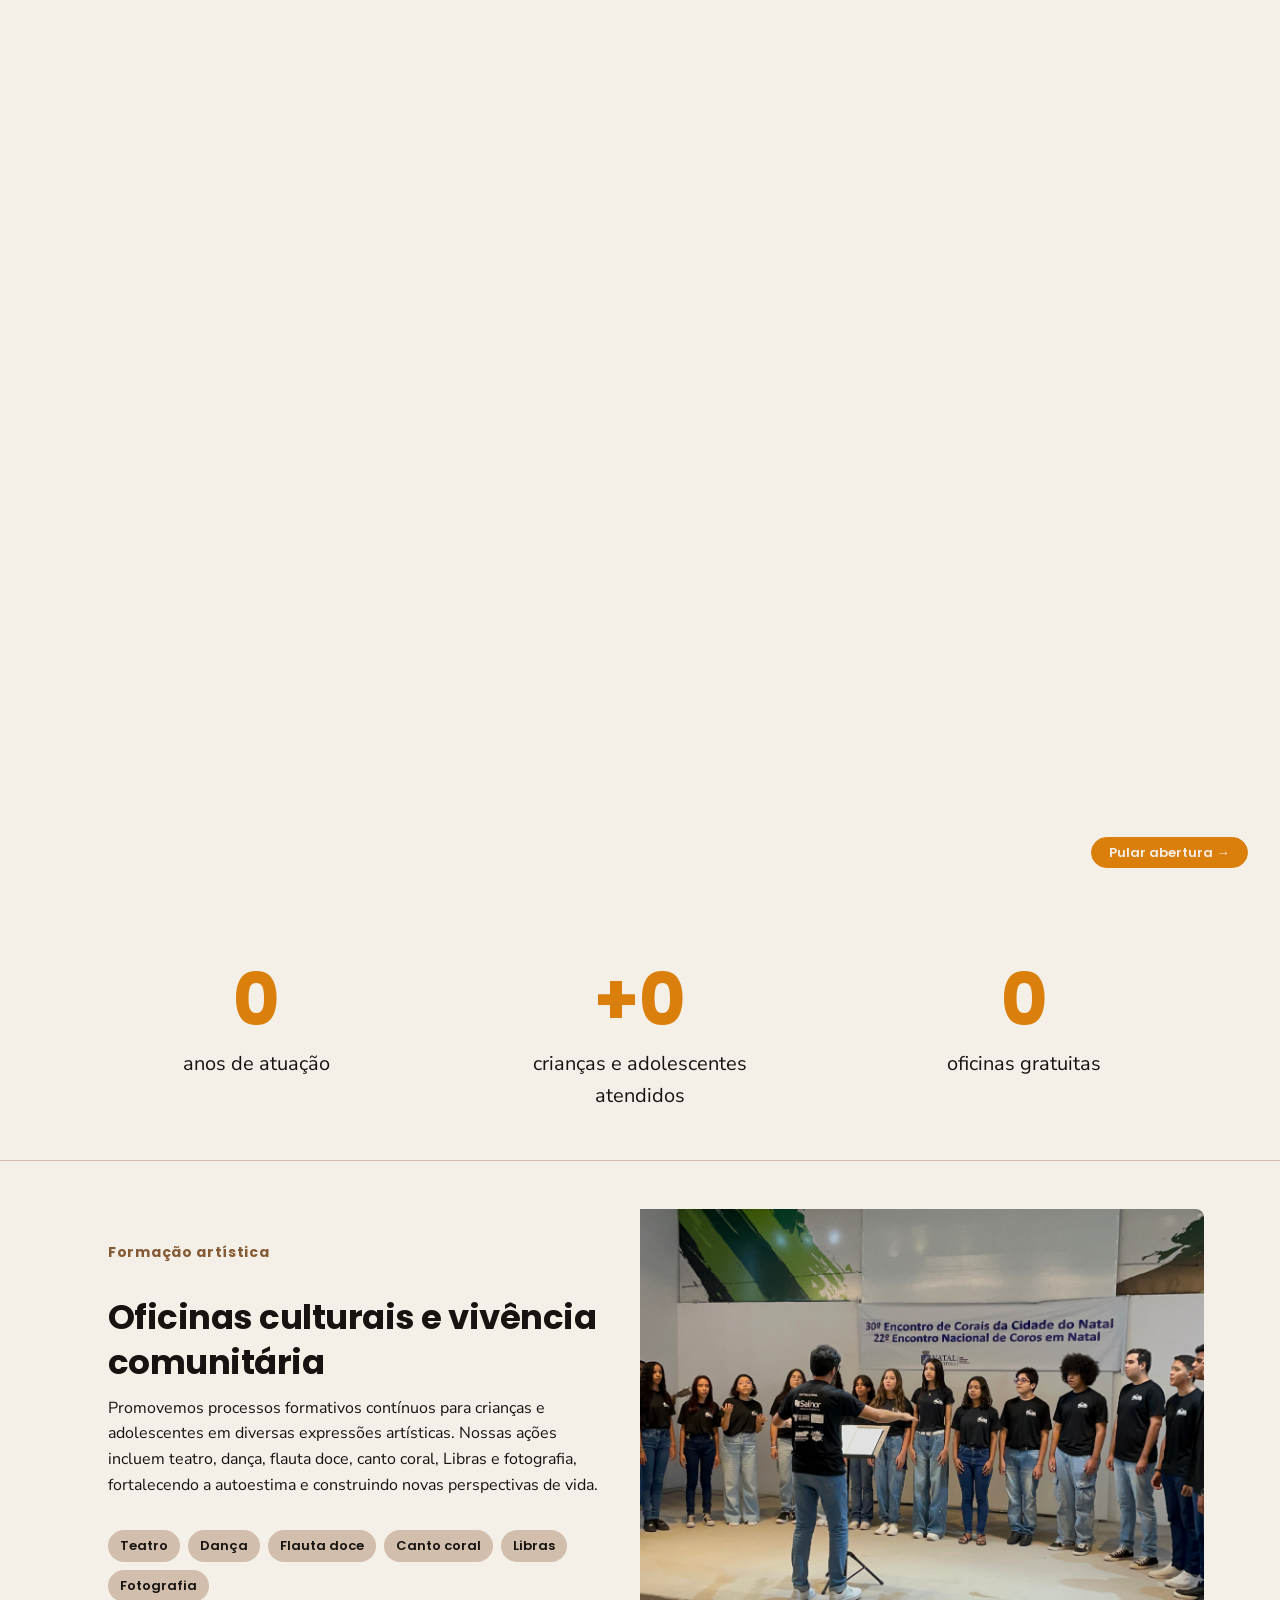
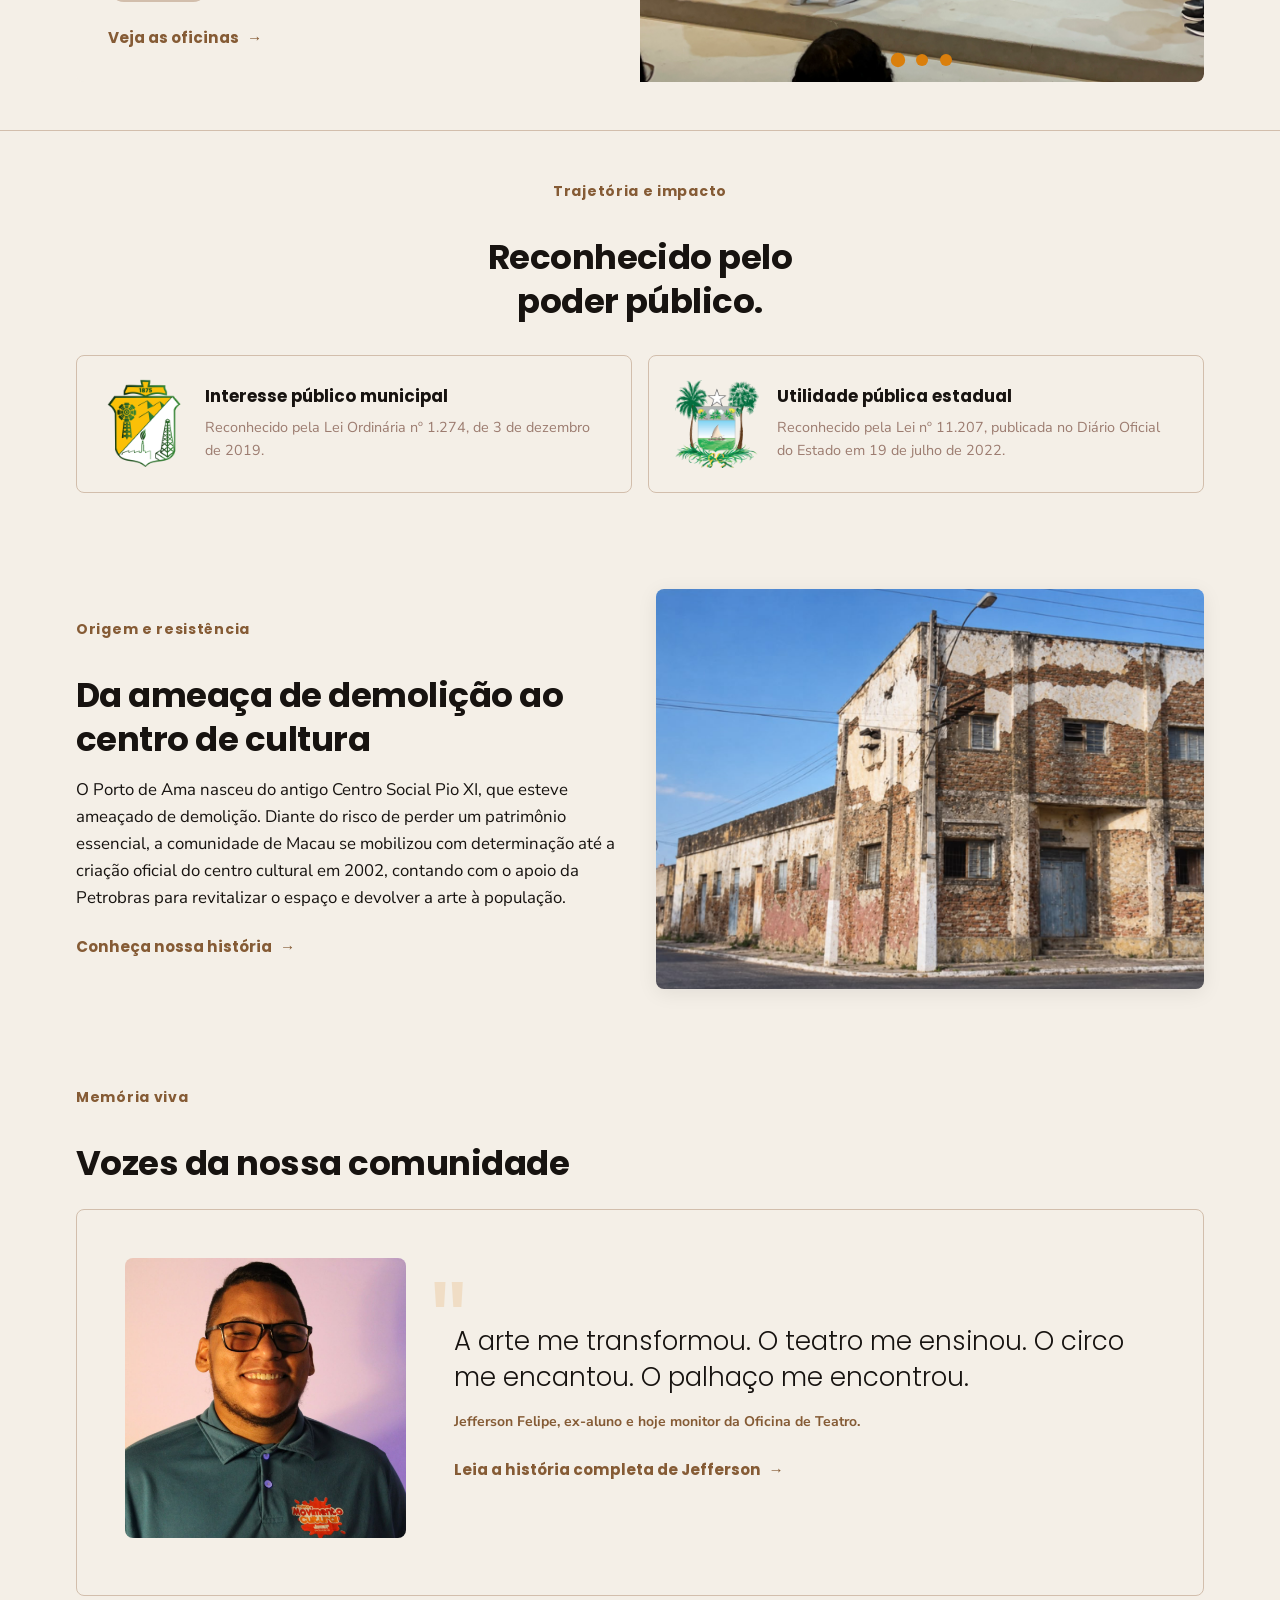
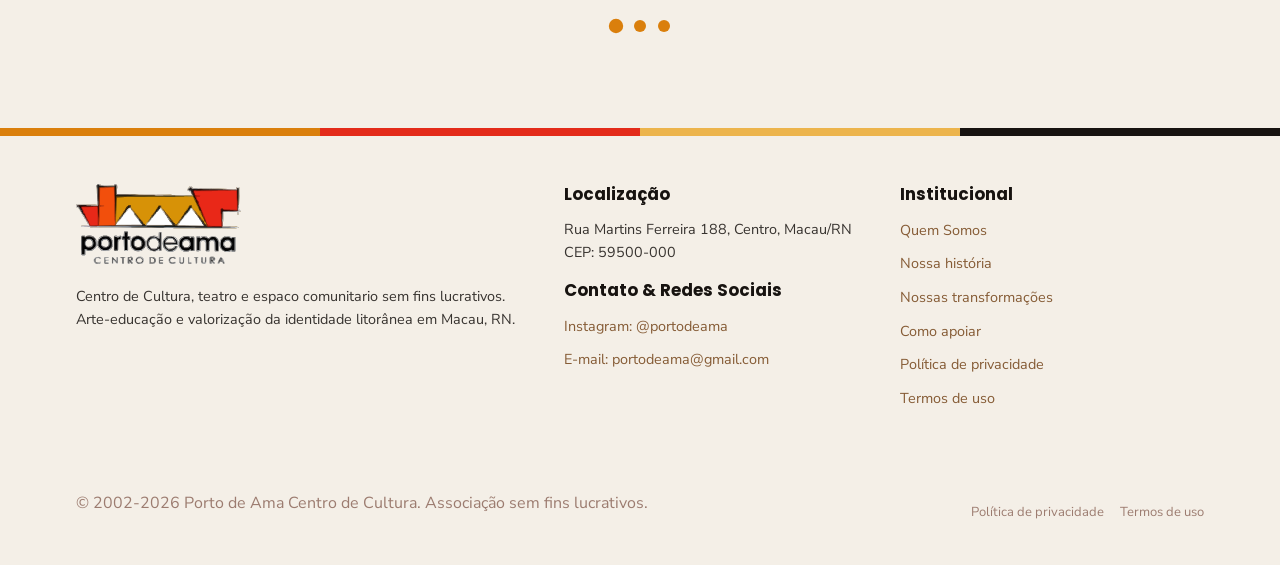
<file: index.html>
<!DOCTYPE html>
<html lang="pt-BR">
<head>
  <meta charset="UTF-8">
  <meta name="viewport" content="width=device-width, initial-scale=1.0">
  <meta name="color-scheme" content="light only">
  <meta name="description" content="Porto de Ama Centro de Cultura, espaco de arte, memoria e cidadania em Macau, RN. Fundado em 2002 a partir da mobilizacao comunitaria.">
  <title>Porto de Ama Centro de Cultura, Macau, RN</title>
  <link rel="stylesheet" href="./design-tokens.css?v=2">
  <link rel="stylesheet" href="./style.css?v=3">
  
</head>
<body>

  <!-- ========================================================================
       ANIMACAO DE ABERTURA (Intro Overlay)
       ======================================================================== -->
  <div id="intro-overlay" class="intro-overlay" aria-label="Abertura do site institucional Porto de Ama">
    <div class="intro-media-box">
      <video id="intro-video" class="intro-video" playsinline muted autoplay preload="auto">
        <source src="./assets/Animation%20Porto%20de%20Ama.mp4" type="video/mp4">
      </video>
      <img id="intro-moving-logo" class="intro-moving-logo" src="./assets/images/LogoPortoDeAma.svg" alt="Porto de Ama Centro de Cultura">
    </div>
    <button id="intro-skip-btn" class="intro-skip-btn" type="button">
      Pular abertura &rarr;
    </button>
  </div>

  <!-- ========================================================================
       NAVEGACAO SUPERIOR (Fixa / Sticky)
       ======================================================================== -->
  <header class="site-header" id="site-header">
    <div class="container header-container">
      
      <!-- Logo oficial Porto de Ama -->
      <a href="./index.html" class="brand-logo" aria-label="Porto de Ama Centro de Cultura, pagina inicial">
        <img src="./assets/images/LogoPortoDeAma.svg" alt="Porto de Ama Centro de Cultura" class="brand-logo-img" id="header-logo-img">
      </a>

      <!-- Botao de alternancia para dispositivos moveis -->
      <button class="nav-toggle" id="nav-toggle" aria-label="Abrir menu de navegacao" aria-expanded="false" aria-controls="nav-menu">
        <span class="nav-toggle-bar"></span>
        <span class="nav-toggle-bar"></span>
        <span class="nav-toggle-bar"></span>
      </button>

      <!-- Menu principal com ordem exata solicitada -->
      <nav aria-label="Menu principal">
        <ul class="nav-menu" id="nav-menu">
          <li><a href="./index.html" class="nav-link">Início</a></li>
          <li><a href="javascript:void(0);" class="nav-link nav-link-highlight">Apoie</a></li>
          <li><a href="./quem-somos.html" class="nav-link">Quem Somos</a></li>
          <li><a href="./historia.html" class="nav-link">História</a></li>
          <li><a href="./transformacoes.html" class="nav-link">Transformações</a></li>
          <li><a href="./oficinas.html" class="nav-link">Oficinas</a></li>
          <li><a href="javascript:void(0);" class="nav-link">Galeria</a></li>
          <li><a href="./contato.html" class="nav-link">Contato</a></li>
        </ul>
      </nav>

    </div>
  </header>

  <main id="conteudo-principal">

    <!-- ======================================================================
         SECAO 1: HERO
         ====================================================================== -->
    <section class="hero-section" id="hero" aria-labelledby="hero-title">
      <div class="hero-sticky-container">
        <div class="container hero-container">
          <div class="hero-grid">
            
            <!-- Coluna esquerda: conteudo de texto (cerca de 45%) -->
            <div class="hero-content">
              <span class="eyebrow">Macau, RN</span>
              <h1 class="hero-title" id="hero-title">
                <span class="title-bold">Movimento</span> cultural<br>
                <span class="title-bold">porto</span><span class="title-light">de</span><span class="title-bold">ama</span>
              </h1>
              <p class="hero-text">
                Entre montanhas de sal e brisas de maresia, cultivamos arte-educação e cidadania. Um espaço vivo de transformação, memória e protagonismo comunitário no litoral potiguar.
              </p>
              <div class="hero-cta-group">
                <a href="./apoie.html" class="btn btn-primary">Apoie o Porto de Ama</a>
              </div>
            </div>

            <!-- Coluna direita: canvas da animação -->
            <div class="hero-canvas-wrapper" aria-label="Animação interativa do Porto de Ama">
              <canvas id="hero-animation-canvas"></canvas>
            </div>

          </div>
        </div>
      </div>
    </section>


    <!-- ======================================================================
         SECAO 2.5: IMPACTO (Números grandes animáveis)
         ====================================================================== -->
    <section class="section impact-section" id="impacto">
      <div class="container">
        <div class="impact-grid">
          
          <!-- Número 1 -->
          <div class="impact-item">
            <div class="impact-number">
              <span class="counter" data-target="24">0</span>
            </div>
            <p class="impact-label">anos de atuação</p>
          </div>

          <!-- Número 2 -->
          <div class="impact-item">
            <div class="impact-number">
              <span class="impact-prefix">+</span><span class="counter" data-target="1900">0</span>
            </div>
            <p class="impact-label">crianças e adolescentes atendidos</p>
          </div>

          <!-- Número 3 -->
          <div class="impact-item">
            <div class="impact-number">
              <span class="counter" data-target="6">0</span>
            </div>
            <p class="impact-label">oficinas gratuitas</p>
          </div>

        </div>
      </div>
    </section>

    <!-- ======================================================================
         SECAO 5: BLOCO DE OFICINAS
         ====================================================================== -->
    <section class="section workshops-section" id="oficinas" aria-labelledby="workshops-heading">
      <div class="container">
        
        <div class="workshops-grid">
          
          <div class="workshops-text-col">
            <span class="eyebrow">Formação artística</span>
            <h2 id="workshops-heading">Oficinas culturais e vivência comunitária</h2>
            <p>
              Promovemos processos formativos contínuos para crianças e adolescentes em diversas expressões artísticas. Nossas ações incluem teatro, dança, flauta doce, canto coral, Libras e fotografia, fortalecendo a autoestima e construindo novas perspectivas de vida.
            </p>
  
            <div class="modalities-pills">
              <span class="pill-tag">Teatro</span>
              <span class="pill-tag">Dança</span>
              <span class="pill-tag">Flauta doce</span>
              <span class="pill-tag">Canto coral</span>
              <span class="pill-tag">Libras</span>
              <span class="pill-tag">Fotografia</span>
            </div>
  
            <a href="./oficinas.html" class="btn-link-action">
              Veja as oficinas
              <span aria-hidden="true">&rarr;</span>
            </a>
          </div>

          <div class="workshops-gallery-col">
            <div class="gallery-stories" id="workshops-gallery">
              <div class="carousel-indicators" style="position: absolute; bottom: var(--space-md); width: 100%; z-index: 10;" role="tablist">
                <button type="button" role="tab" aria-selected="true" class="carousel-dot active" data-index="0" aria-label="Foto Canto"></button>
                <button type="button" role="tab" aria-selected="false" class="carousel-dot" data-index="1" aria-label="Foto Teatro"></button>
                <button type="button" role="tab" aria-selected="false" class="carousel-dot" data-index="2" aria-label="Foto LIBRAS"></button>
              </div>
              <div class="gallery-images">
                <div class="gallery-slide slide-bg-laranja active" data-index="0">
                  <img src="./assets/images/home/BannerHome_Canto.JPG" alt="Oficina de Canto">
                </div>
                <div class="gallery-slide slide-bg-dourado" data-index="1">
                  <img src="./assets/images/home/BannerHome_Teatro.jpg" alt="Oficina de Teatro">
                </div>
                <div class="gallery-slide slide-bg-vermelho" data-index="2">
                  <img src="./assets/images/home/BannerHome_Libras.jpg" alt="Oficina de LIBRAS">
                </div>
              </div>
            </div>
          </div>

        </div>

      </div>
    </section>


    <!-- ======================================================================
         SECAO 3: NUMEROS E SELOS
         ====================================================================== -->
    <section class="section stats-section" id="reconhecimento" aria-labelledby="stats-heading">
      <div class="container">
        
        <div class="stats-header">
          <span class="eyebrow">Trajetória e impacto</span>
          <h2 id="stats-heading">Reconhecido pelo<br>poder público.</h2>
        </div>

        <div class="stats-grid">
          
          <!-- Card 1: Interesse Público Municipal -->
          <article class="stat-card seal-card-horizontal">
            <div class="seal-badge seal-with-image" aria-hidden="true">
              <div class="seal-img-wrapper">
                <img src="./assets/BrasaoMacau_transp.png" alt="Brasão de Macau" class="seal-icon-img" style="transform: scale(1.35);">
              </div>
            </div>
            <div class="seal-card-content">
              <h3 class="stat-label">Interesse público municipal</h3>
              <p class="stat-desc">
                Reconhecido pela Lei Ordinária nº 1.274, de 3 de dezembro de 2019.
              </p>
            </div>
          </article>

          <!-- Card 2: Utilidade Pública Estadual -->
          <article class="stat-card seal-card-horizontal">
            <div class="seal-badge seal-with-image" aria-hidden="true">
              <div class="seal-img-wrapper">
                <img src="./assets/BRASAO-RN_transp.png" alt="Brasão do Governo do Rio Grande do Norte" class="seal-icon-img">
              </div>
            </div>
            <div class="seal-card-content">
              <h3 class="stat-label">Utilidade pública estadual</h3>
              <p class="stat-desc">
                Reconhecido pela Lei nº 11.207, publicada no Diário Oficial do Estado em 19 de julho de 2022.
              </p>
            </div>
          </article>

        </div>

      </div>
    </section>

    <!-- ======================================================================
         SECAO 4: BLOCO DE HISTORIA
         ====================================================================== -->
    <section class="section history-section" id="historia" aria-labelledby="history-heading">
      <div class="container">
        <div class="history-grid">
          
          <div class="history-content">
            <span class="eyebrow">Origem e resistência</span>
            <h2 id="history-heading">Da ameaça de demolição ao centro de cultura</h2>
            <p>
              O Porto de Ama nasceu do antigo Centro Social Pio XI, que esteve ameaçado de demolição. Diante do risco de perder um patrimônio essencial, a comunidade de Macau se mobilizou com determinação até a criação oficial do centro cultural em 2002, contando com o apoio da Petrobras para revitalizar o espaço e devolver a arte à população.
            </p>
            <a href="./historia.html" class="btn-link-action">
              Conheça nossa história
              <span aria-hidden="true">&rarr;</span>
            </a>
          </div>

          <div class="history-image-slider">
            <img src="./assets/images/home/CentroSocialPIOXI.webp" alt="Antigo Centro Social Pio XI" class="slide-1">
            <img src="./assets/images/home/PortoDeAma_Petrobras.webp" alt="Porto de Ama Centro Petrobras de Cultura" class="slide-2">
          </div>

        </div>
      </div>
    </section>

    <!-- ======================================================================
         SECAO 6: DEPOIMENTOS
         ====================================================================== -->
    <section class="section testimonials-section" id="depoimentos" aria-labelledby="testimonials-heading">
      <div class="container">
        
        <div class="testimonials-header">
          <span class="eyebrow">Memória viva</span>
          <h2 id="testimonials-heading">Vozes da nossa comunidade</h2>
        </div>

        <div class="testimonials-carousel" id="testimonialsCarousel">
          <div class="carousel-track">
            
            <!-- SLIDE 1: Jefferson Felipe -->
            <div class="testimonial-slide active">
              <div class="testimonial-hero">
                <div class="testimonial-photo">
                  <img src="./assets/images/historias/JeffersonFelipe.jpg" alt="Jefferson Felipe, ex-aluno de Teatro">
                </div>
                <div class="testimonial-content">
                  <div class="quote-mark" aria-hidden="true">"</div>
                  <blockquote class="pull-quote">
                    A arte me transformou. O teatro me ensinou. O circo me encantou. O palhaço me encontrou.
                  </blockquote>
                  <p class="testimonial-author">
                    Jefferson Felipe, ex-aluno e hoje monitor da Oficina de Teatro.
                  </p>
                  <a href="/historias/jefferson-felipe" class="btn-link-action testimonial-link">
                    Leia a história completa de Jefferson
                    <span aria-hidden="true">&rarr;</span>
                  </a>
                </div>
              </div>
            </div>


            <!-- SLIDE 4: Anderson França -->
            <div class="testimonial-slide">
              <div class="testimonial-hero">
                <div class="testimonial-photo">
                  <img src="./assets/images/historias/Anderson França.webp" alt="Anderson França">
                </div>
                <div class="testimonial-content">
                  <div class="quote-mark" aria-hidden="true">"</div>
                  <blockquote class="pull-quote">
                    Hoje, sou servidor público do Estado do Rio Grande do Norte e atuo no Atendimento Educacional Especializado em Libras.
                  </blockquote>
                  <p class="testimonial-author">
                    Anderson França, professor e ex-monitor da Oficina de LIBRAS.
                  </p>
                  <a href="/historias/anderson-franca" class="btn-link-action testimonial-link">
                    Leia a história completa de Anderson
                    <span aria-hidden="true">&rarr;</span>
                  </a>
                </div>
              </div>
            </div>

            <!-- SLIDE 3: Flávia Veras -->
            <div class="testimonial-slide">
              <div class="testimonial-hero">
                <div class="testimonial-photo">
                  <img src="./assets/images/historias/FlaviaVeras.webp" alt="Flávia Veras">
                </div>
                <div class="testimonial-content">
                  <div class="quote-mark" aria-hidden="true">"</div>
                  <blockquote class="pull-quote">
                    Valorizar o Porto de Ama é valorizar a nossa história, a nossa gente e a capacidade que Macau sempre teve de produzir cultura, revelar talentos e transformar vidas por meio da arte.
                  </blockquote>
                  <p class="testimonial-author">
                    Flávia Veras, prefeita de Macau.
                  </p>
                  <a href="./transformacoes.html" class="btn-link-action testimonial-link">
                    Leia a história completa de Flávia
                    <span aria-hidden="true">&rarr;</span>
                  </a>
                </div>
              </div>
            </div>

          </div>

          <!-- Indicadores do carrossel -->
          <div class="carousel-indicators">
            <button type="button" class="carousel-dot active" aria-label="Depoimento 1"></button>
            <button type="button" class="carousel-dot" aria-label="Depoimento 2"></button>
            <button type="button" class="carousel-dot" aria-label="Depoimento 3"></button>
          </div>
        </div>

      </div>
    </section>

  </main>

  <!-- ========================================================================
       RODAPE (Footer)
       ======================================================================== -->
  <footer class="site-footer">
    
    <!-- Faixa com a paleta oficial (os 4 tons primarios) -->
    <div class="palette-strip" title="Faixa com as cores primarias da identidade visual: laranja, vermelho, dourado e tinta" aria-hidden="true">
      <div class="strip-color-1"></div>
      <div class="strip-color-2"></div>
      <div class="strip-color-3"></div>
      <div class="strip-color-4"></div>
    </div>

    <div class="container">
      <div class="footer-grid">
        
        <div class="footer-col">
          <a href="./index.html" class="brand-logo" aria-label="Porto de Ama Centro de Cultura">
            <img src="./assets/images/LogoPortoDeAma.svg" alt="Porto de Ama Centro de Cultura" class="brand-logo-img brand-logo-footer">
          </a>
          <p style="margin-top: 0.75rem;">
            Centro de Cultura, teatro e espaco comunitario sem fins lucrativos. Arte-educação e valorização da identidade litorânea em Macau, RN.
          </p>
        </div>

        <div class="footer-col">
          <h3>Localização</h3>
          <address class="footer-address">
            <p>
              Rua Martins Ferreira 188, Centro, Macau/RN<br>
              CEP: 59500-000
            </p>
          </address>
          <div style="margin-top: 1rem;">
            <h3>Contato & Redes Sociais</h3>
            <ul class="footer-nav-list">
              <li><a href="https://instagram.com/portodeama" target="_blank" rel="noopener noreferrer">Instagram: @portodeama</a></li>
              <li><a href="mailto:portodeama@gmail.com">E-mail: portodeama@gmail.com</a></li>
            </ul>
          </div>
        </div>

        <div class="footer-col">
          <h3>Institucional</h3>
          <ul class="footer-nav-list">
            <li><a href="./quem-somos.html">Quem Somos</a></li>
            <li><a href="./historia.html">Nossa história</a></li>
            <li><a href="./transformacoes.html">Nossas transformações</a></li>
            <li><a href="./apoie.html">Como apoiar</a></li>
            <li><a href="./politica-de-privacidade.html">Política de privacidade</a></li>
            <li><a href="./termos-de-uso.html">Termos de uso</a></li>
          </ul>
        </div>

      </div>

      <div class="footer-bottom">
        <p>
          &copy; 2002-2026 Porto de Ama Centro de Cultura. Associação sem fins lucrativos.
        </p>
        <div class="footer-legal-links">
          <a href="./politica-de-privacidade.html">Política de privacidade</a>
          <a href="./termos-de-uso.html">Termos de uso</a>
        </div>
      </div>
    </div>

  </footer>

  <!-- Scripts -->
  <script src="./main.js" defer></script>
  <script src="./gallery.js" defer></script>
  <script src="./particle-data.js" defer></script>
  <script src="./animation.js?v=9" defer></script>
  <script src="./testimonials.js" defer></script>
</body>
</html>
</file>
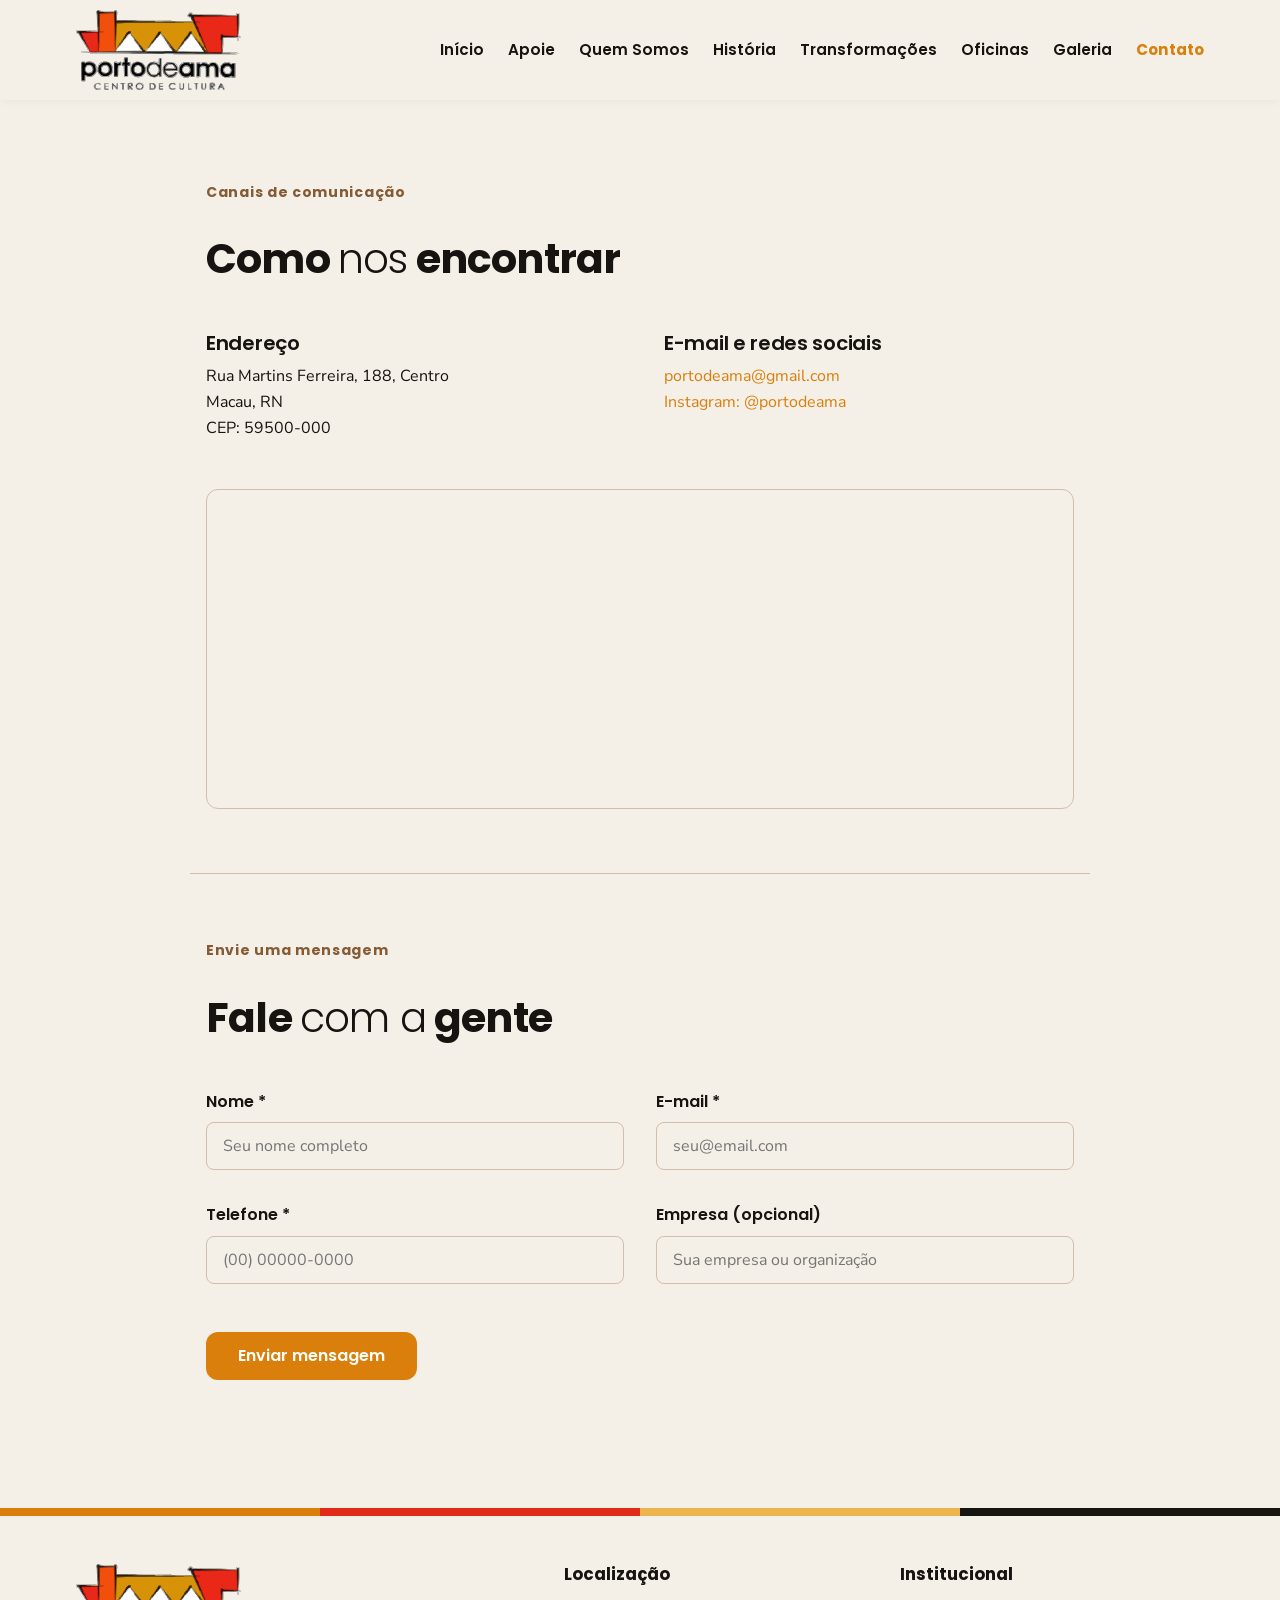
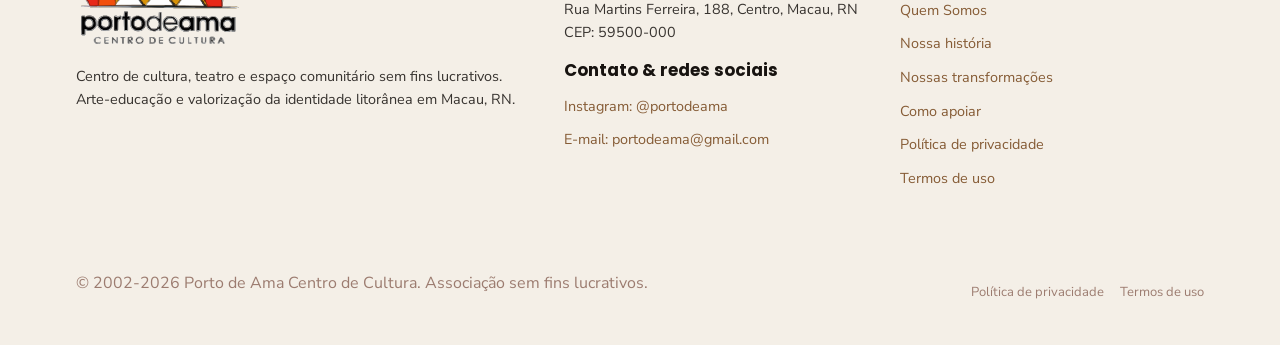
<file: contato.html>
<!DOCTYPE html>
<html lang="pt-BR">
<head>
  <meta charset="UTF-8">
  <meta name="viewport" content="width=device-width, initial-scale=1.0">
  <meta name="description" content="Entre em contato com o Porto de Ama Centro de Cultura.">
  <title>Contato - Porto de Ama Centro de Cultura</title>
  <link rel="stylesheet" href="./design-tokens.css">
  <link rel="stylesheet" href="./style.css">
  <style>
    .form-grid {
      display: grid;
      grid-template-columns: 1fr;
      gap: var(--space-xl);
    }
    @media (min-width: 768px) {
      .form-grid {
        grid-template-columns: 1fr 1fr;
      }
    }
    .form-group {
      display: flex;
      flex-direction: column;
    }
    .form-label {
      font-family: 'Poppins', sans-serif;
      font-weight: 600;
      color: var(--tinta);
      margin-bottom: 0.5rem;
    }
    .form-input {
      font-family: 'Nunito Sans', sans-serif;
      font-size: 1rem;
      padding: 0.75rem 1rem;
      border: 1px solid var(--areia);
      border-radius: var(--radius-s, 8px);
      background-color: transparent;
      color: var(--tinta);
      outline: none;
      transition: border-color 0.2s;
    }
    .form-input:focus {
      border-color: var(--laranja);
    }
    .error-msg {
      color: #d32f2f;
      font-size: 0.875rem;
      margin-top: 0.25rem;
      display: none;
    }
    .form-input.is-invalid {
      border-color: #d32f2f;
    }
    .form-input.is-invalid + .error-msg {
      display: block;
    }
    .btn-primary {
      background-color: var(--laranja);
      color: #fff;
      font-family: 'Poppins', sans-serif;
      font-weight: 600;
      font-size: 1rem;
      padding: 1rem 2rem;
      border: none;
      border-radius: var(--radius-m, 12px);
      cursor: pointer;
      transition: opacity 0.2s;
      width: 100%;
    }
    @media (min-width: 768px) {
      .btn-primary {
        width: auto;
      }
    }
    .btn-primary:hover {
      opacity: 0.9;
    }
  </style>
</head>
<body>

  <!-- ========================================================================
       NAVEGACAO SUPERIOR
       ======================================================================== -->
  <header class="site-header" id="site-header">
    <div class="container header-container">
      
      <a href="./index.html" class="brand-logo" aria-label="Porto de Ama Centro de Cultura, página inicial">
        <img src="./assets/images/LogoPortoDeAma.svg" alt="Porto de Ama Centro de Cultura" class="brand-logo-img" id="header-logo-img">
      </a>

      <button class="nav-toggle" id="nav-toggle" aria-label="Abrir menu de navegação" aria-expanded="false" aria-controls="nav-menu">
        <span class="nav-toggle-bar"></span>
        <span class="nav-toggle-bar"></span>
        <span class="nav-toggle-bar"></span>
      </button>

      <nav aria-label="Menu principal">
        <ul class="nav-menu" id="nav-menu">
          <li><a href="./index.html" class="nav-link">Início</a></li>
          <li><a href="javascript:void(0);" class="nav-link">Apoie</a></li>
          <li><a href="./quem-somos.html" class="nav-link">Quem Somos</a></li>
          <li><a href="./historia.html" class="nav-link">História</a></li>
          <li><a href="./transformacoes.html" class="nav-link">Transformações</a></li>
          <li><a href="./oficinas.html" class="nav-link">Oficinas</a></li>
          <li><a href="javascript:void(0);" class="nav-link">Galeria</a></li>
          <li><a href="./contato.html" class="nav-link nav-link-highlight">Contato</a></li>
        </ul>
      </nav>

    </div>
  </header>

  <main id="conteudo-principal">

    <!-- ======================================================================
         INFORMAÇÕES DE CONTATO
         ====================================================================== -->
    <section class="section" style="padding-top: 5rem; padding-bottom: 2rem;">
      <div class="container" style="max-width: 900px;">
        <span class="eyebrow">Canais de comunicação</span>
        <h1 class="hero-title" style="margin-top: 0; margin-bottom: var(--space-2xl);">
          <span class="title-bold">Como</span> <span class="title-light">nos</span> <span class="title-bold">encontrar</span>
        </h1>
        
        <div style="display: grid; grid-template-columns: repeat(auto-fit, minmax(280px, 1fr)); gap: var(--space-2xl); margin-bottom: var(--space-2xl);">
          <div>
            <h2 style="font-family: 'Poppins', sans-serif; font-size: 1.25rem; font-weight: 600; color: var(--tinta); margin: 0 0 0.5rem 0;">Endereço</h2>
            <p style="margin: 0; color: var(--tinta); line-height: 1.6;">Rua Martins Ferreira, 188, Centro<br>Macau, RN<br>CEP: 59500-000</p>
          </div>
          <div>
            <h2 style="font-family: 'Poppins', sans-serif; font-size: 1.25rem; font-weight: 600; color: var(--tinta); margin: 0 0 0.5rem 0;">E-mail e redes sociais</h2>
            <p style="margin: 0; color: var(--tinta); line-height: 1.6;">
              <a href="mailto:portodeama@gmail.com" style="color: var(--laranja); text-decoration: none;">portodeama@gmail.com</a><br>
              <a href="https://instagram.com/portodeama" target="_blank" rel="noopener noreferrer" style="color: var(--laranja); text-decoration: none;">Instagram: @portodeama</a>
            </p>
          </div>
        </div>

        <div style="border-radius: 12px; overflow: hidden; border: 1px solid var(--areia); height: 320px;">
          <iframe 
            src="https://maps.google.com/maps?width=100%25&amp;height=600&amp;hl=pt-BR&amp;q=Porto%20de%20Ama%20Centro%20de%20Cultura%20Macau+(Porto%20de%20Ama)&amp;t=&amp;z=16&amp;ie=UTF8&amp;iwloc=B&amp;output=embed" 
            title="Localização do Porto de Ama Centro de Cultura no mapa"
            width="100%" 
            height="100%" 
            style="border:0;" 
            allowfullscreen="" 
            loading="lazy" 
            referrerpolicy="no-referrer-when-downgrade">
          </iframe>
        </div>
      </div>
    </section>

    <!-- ======================================================================
         FORMULÁRIO DE CONTATO
         ====================================================================== -->
    <section class="section" style="padding-top: 2rem; padding-bottom: 5rem;">
      <div class="container" style="max-width: 900px; border-top: 1px solid var(--areia); padding-top: var(--space-3xl);">
        <span class="eyebrow">Envie uma mensagem</span>
        <h2 class="hero-title" style="margin-top: 0; margin-bottom: var(--space-2xl);">
          <span class="title-bold">Fale</span> <span class="title-light">com a</span> <span class="title-bold">gente</span>
        </h2>
        
        <form id="contact-form" class="form-grid" novalidate>
          
          <!-- Honeypot field (anti-spam) -->
          <div style="display: none;" aria-hidden="true">
            <label for="honeypot">Deixe este campo em branco</label>
            <input type="text" id="honeypot" name="honeypot" tabindex="-1" autocomplete="off">
          </div>

          <div class="form-group">
            <label for="nome" class="form-label">Nome *</label>
            <input type="text" id="nome" name="nome" class="form-input" placeholder="Seu nome completo" required>
            <div class="error-msg">Preencha seu nome.</div>
          </div>

          <div class="form-group">
            <label for="email" class="form-label">E-mail *</label>
            <input type="email" id="email" name="email" class="form-input" placeholder="seu@email.com" required>
            <div class="error-msg">Informe um e-mail válido.</div>
          </div>

          <div class="form-group">
            <label for="telefone" class="form-label">Telefone *</label>
            <input type="tel" id="telefone" name="telefone" class="form-input" placeholder="(00) 00000-0000" required>
            <div class="error-msg">Informe seu telefone.</div>
          </div>

          <div class="form-group">
            <label for="empresa" class="form-label">Empresa (opcional)</label>
            <input type="text" id="empresa" name="empresa" class="form-input" placeholder="Sua empresa ou organização">
          </div>

          <div style="grid-column: 1 / -1; margin-top: var(--space-md);">
            <button type="submit" class="btn-primary">Enviar mensagem</button>
            <div id="success-msg" style="display: none; color: var(--laranja); font-weight: 600; margin-top: 1rem; font-family: 'Nunito Sans', sans-serif;">
              Sua mensagem foi validada com sucesso! (Envio simulado).
            </div>
          </div>
        </form>

      </div>
    </section>

  </main>

  <!-- ========================================================================
       RODAPE (Footer)
       ======================================================================== -->
  <footer class="site-footer" style="margin-top: var(--space-4xl);">
    
    <div class="palette-strip" aria-hidden="true">
      <div class="strip-color-1"></div>
      <div class="strip-color-2"></div>
      <div class="strip-color-3"></div>
      <div class="strip-color-4"></div>
    </div>

    <div class="container">
      <div class="footer-grid">
        
        <div class="footer-col">
          <a href="./index.html" class="brand-logo" aria-label="Porto de Ama Centro de Cultura">
            <img src="./assets/images/LogoPortoDeAma.svg" alt="Porto de Ama Centro de Cultura" class="brand-logo-img brand-logo-footer">
          </a>
          <p style="margin-top: 0.75rem;">
            Centro de cultura, teatro e espaço comunitário sem fins lucrativos. Arte-educação e valorização da identidade litorânea em Macau, RN.
          </p>
        </div>

        <div class="footer-col">
          <h3>Localização</h3>
          <address class="footer-address">
            <p>
              Rua Martins Ferreira, 188, Centro, Macau, RN<br>
              CEP: 59500-000
            </p>
          </address>
          <div style="margin-top: 1rem;">
            <h3>Contato & redes sociais</h3>
            <ul class="footer-nav-list">
              <li><a href="https://instagram.com/portodeama" target="_blank" rel="noopener noreferrer">Instagram: @portodeama</a></li>
              <li><a href="mailto:portodeama@gmail.com">E-mail: portodeama@gmail.com</a></li>
            </ul>
          </div>
        </div>

        <div class="footer-col">
          <h3>Institucional</h3>
          <ul class="footer-nav-list">
            <li><a href="./quem-somos.html">Quem Somos</a></li>
            <li><a href="./historia.html">Nossa história</a></li>
            <li><a href="./transformacoes.html">Nossas transformações</a></li>
            <li><a href="./apoie.html">Como apoiar</a></li>
            <li><a href="./politica-de-privacidade.html">Política de privacidade</a></li>
            <li><a href="./termos-de-uso.html">Termos de uso</a></li>
          </ul>
        </div>

      </div>

      <div class="footer-bottom">
        <p>
          &copy; 2002-2026 Porto de Ama Centro de Cultura. Associação sem fins lucrativos.
        </p>
        <div class="footer-legal-links">
          <a href="./politica-de-privacidade.html">Política de privacidade</a>
          <a href="./termos-de-uso.html">Termos de uso</a>
        </div>
      </div>
    </div>
  </footer>

  <script src="./main.js" defer></script>
  
  <!-- Script de Validação do Formulário -->
  <script>
    document.addEventListener('DOMContentLoaded', () => {
      const form = document.getElementById('contact-form');
      if (!form) return;

      form.addEventListener('submit', function(e) {
        e.preventDefault(); 

        let isValid = true;
        
        // Anti-spam Honeypot Check
        const honeypot = document.getElementById('honeypot');
        if (honeypot && honeypot.value !== '') {
          return; // Ignore silently
        }

        // Validação Nome
        const nomeInput = document.getElementById('nome');
        if (!nomeInput.value.trim()) {
          nomeInput.classList.add('is-invalid');
          isValid = false;
        } else {
          nomeInput.classList.remove('is-invalid');
        }

        // Validação E-mail 
        const emailInput = document.getElementById('email');
        const emailRegex = /^[^\s@]+@[^\s@]+\.[^\s@]+$/;
        if (!emailRegex.test(emailInput.value.trim())) {
          emailInput.classList.add('is-invalid');
          isValid = false;
        } else {
          emailInput.classList.remove('is-invalid');
        }

        // Validação Telefone
        const telefoneInput = document.getElementById('telefone');
        if (!telefoneInput.value.trim()) {
          telefoneInput.classList.add('is-invalid');
          isValid = false;
        } else {
          telefoneInput.classList.remove('is-invalid');
        }

        // Sucesso simulado
        const successMsg = document.getElementById('success-msg');
        if (isValid) {
          successMsg.style.display = 'block';
          // Limpa o formulário simulando o envio
          form.reset();
          setTimeout(() => {
            successMsg.style.display = 'none';
          }, 5000);
        } else {
          successMsg.style.display = 'none';
        }
      });

      // Remove estado de erro enquanto digita
      const inputs = document.querySelectorAll('.form-input');
      inputs.forEach(input => {
        input.addEventListener('input', () => {
          input.classList.remove('is-invalid');
        });
      });
    });
  </script>
</body>
</html>
</file>
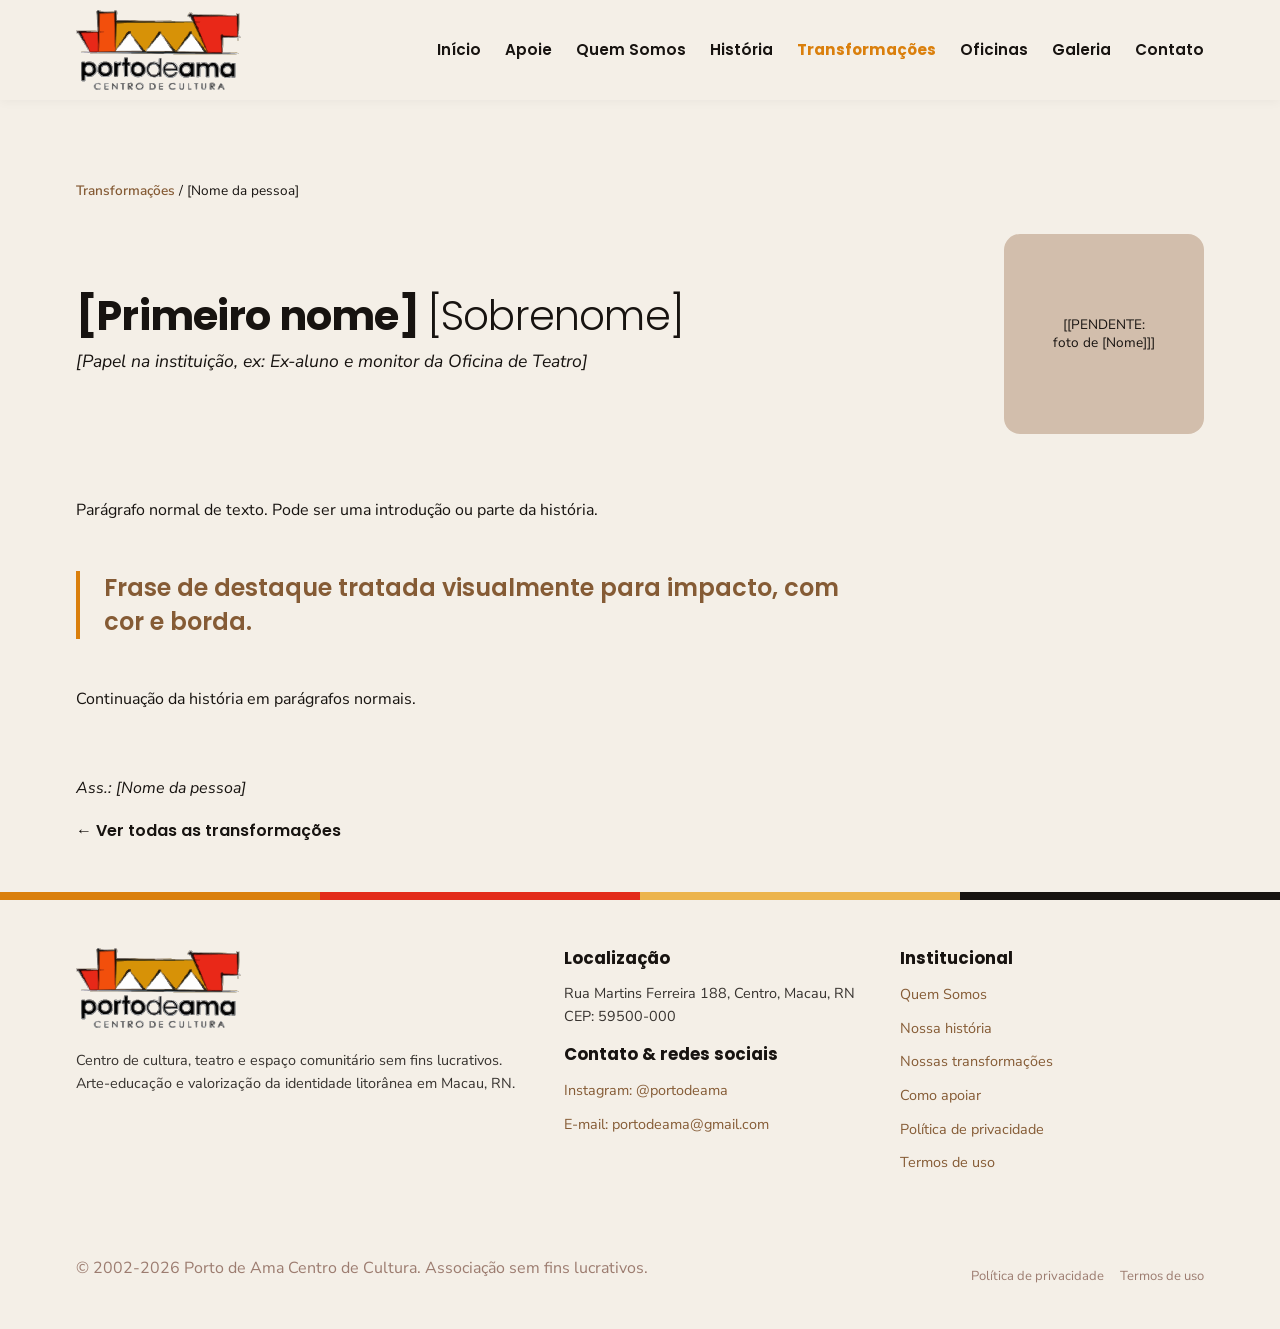
<file: historia-individual.html>
<!DOCTYPE html>
<html lang="pt-BR">
<head>
  <meta charset="UTF-8">
  <meta name="viewport" content="width=device-width, initial-scale=1.0">
  <meta name="color-scheme" content="light only">
  <meta name="description" content="História de [Nome da pessoa] - Porto de Ama Centro de Cultura">
  <title>[Nome da pessoa] - Histórias - Porto de Ama</title>
  <link rel="stylesheet" href="./design-tokens.css">
  <link rel="stylesheet" href="./style.css">
</head>
<body>

  <!-- ========================================================================
       NAVEGACAO SUPERIOR
       ======================================================================== -->
  <header class="site-header" id="site-header">
    <div class="container header-container">
      
      <a href="./index.html" class="brand-logo" aria-label="Porto de Ama Centro de Cultura, página inicial">
        <img src="./assets/images/LogoPortoDeAma.svg" alt="Porto de Ama Centro de Cultura" class="brand-logo-img" id="header-logo-img">
      </a>

      <button class="nav-toggle" id="nav-toggle" aria-label="Abrir menu de navegação" aria-expanded="false" aria-controls="nav-menu">
        <span class="nav-toggle-bar"></span>
        <span class="nav-toggle-bar"></span>
        <span class="nav-toggle-bar"></span>
      </button>

      <nav aria-label="Menu principal">
        <ul class="nav-menu" id="nav-menu">
          <li><a href="./index.html" class="nav-link">Início</a></li>
          <li><a href="javascript:void(0);" class="nav-link">Apoie</a></li>
          <li><a href="./quem-somos.html" class="nav-link">Quem Somos</a></li>
          <li><a href="./historia.html" class="nav-link">História</a></li>
          <li><a href="./transformacoes.html" class="nav-link nav-link-highlight">Transformações</a></li>
          <li><a href="./oficinas.html" class="nav-link">Oficinas</a></li>
          <li><a href="javascript:void(0);" class="nav-link">Galeria</a></li>
          <li><a href="./contato.html" class="nav-link">Contato</a></li>
        </ul>
      </nav>

    </div>
  </header>

  <main id="conteudo-principal">

    <section class="section story-section">
      <div class="container">
        
        <div class="story-breadcrumb">
          <a href="./transformacoes.html">Transformações</a> / [Nome da pessoa]
        </div>

        <div class="story-header">
          <div class="story-header-text">
            <h1 class="hero-title" style="margin: 0;">
              <span class="title-bold">[Primeiro nome]</span> <span class="title-light">[Sobrenome]</span>
            </h1>
            <p class="story-role">[Papel na instituição, ex: Ex-aluno e monitor da Oficina de Teatro]</p>
          </div>
          
          <div class="story-hero-photo">
            [[PENDENTE:<br>foto de [Nome]]]
          </div>
        </div>

        <article class="story-body">
          <p>
            Parágrafo normal de texto. Pode ser uma introdução ou parte da história.
          </p>
          
          <div class="pull-quote-inline">
            Frase de destaque tratada visualmente para impacto, com cor e borda.
          </div>
          
          <p>
            Continuação da história em parágrafos normais.
          </p>

          <p class="story-signature">Ass.: [Nome da pessoa]</p>
          
          <a href="./transformacoes.html" class="story-return">&larr; Ver todas as transformações</a>
        </article>

      </div>
    </section>

  </main>

  <!-- ========================================================================
       RODAPE (Footer)
       ======================================================================== -->
  <footer class="site-footer">
    
    <div class="palette-strip" aria-hidden="true">
      <div class="strip-color-1"></div>
      <div class="strip-color-2"></div>
      <div class="strip-color-3"></div>
      <div class="strip-color-4"></div>
    </div>

    <div class="container">
      <div class="footer-grid">
        
        <div class="footer-col">
          <a href="./index.html" class="brand-logo" aria-label="Porto de Ama Centro de Cultura">
            <img src="./assets/images/LogoPortoDeAma.svg" alt="Porto de Ama Centro de Cultura" class="brand-logo-img brand-logo-footer">
          </a>
          <p style="margin-top: 0.75rem;">
            Centro de cultura, teatro e espaço comunitário sem fins lucrativos. Arte-educação e valorização da identidade litorânea em Macau, RN.
          </p>
        </div>

        <div class="footer-col">
          <h3>Localização</h3>
          <address class="footer-address">
            <p>
              Rua Martins Ferreira 188, Centro, Macau, RN<br>
              CEP: 59500-000
            </p>
          </address>
          <div style="margin-top: 1rem;">
            <h3>Contato & redes sociais</h3>
            <ul class="footer-nav-list">
              <li><a href="https://instagram.com/portodeama" target="_blank" rel="noopener noreferrer">Instagram: @portodeama</a></li>
              <li><a href="mailto:portodeama@gmail.com">E-mail: portodeama@gmail.com</a></li>
            </ul>
          </div>
        </div>

        <div class="footer-col">
          <h3>Institucional</h3>
          <ul class="footer-nav-list">
            <li><a href="./quem-somos.html">Quem Somos</a></li>
            <li><a href="./historia.html">Nossa história</a></li>
            <li><a href="./transformacoes.html">Nossas transformações</a></li>
            <li><a href="./apoie.html">Como apoiar</a></li>
            <li><a href="./politica-de-privacidade.html">Política de privacidade</a></li>
            <li><a href="./termos-de-uso.html">Termos de uso</a></li>
          </ul>
        </div>

      </div>

      <div class="footer-bottom">
        <p>
          &copy; 2002-2026 Porto de Ama Centro de Cultura. Associação sem fins lucrativos.
        </p>
        <div class="footer-legal-links">
          <a href="./politica-de-privacidade.html">Política de privacidade</a>
          <a href="./termos-de-uso.html">Termos de uso</a>
        </div>
      </div>
    </div>
  </footer>

  <script src="./main.js" defer></script>
</body>
</html>
</file>
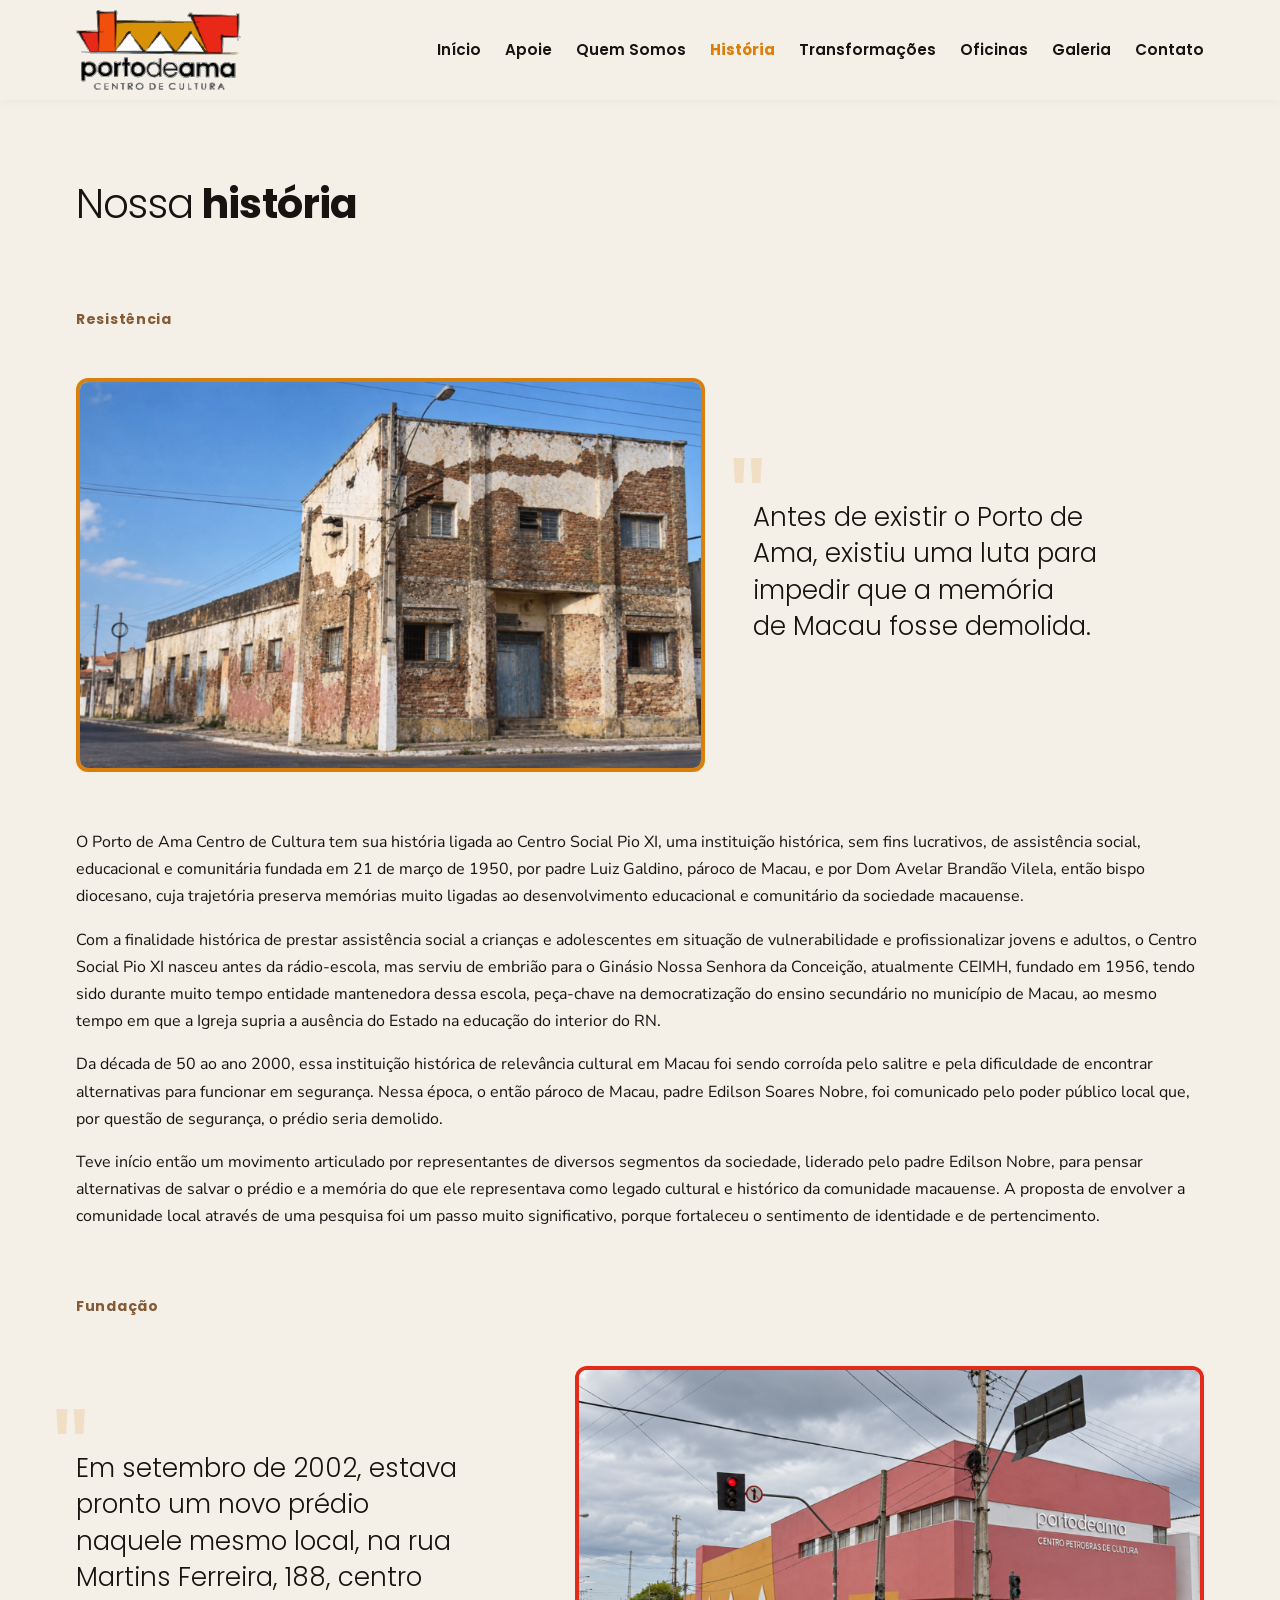
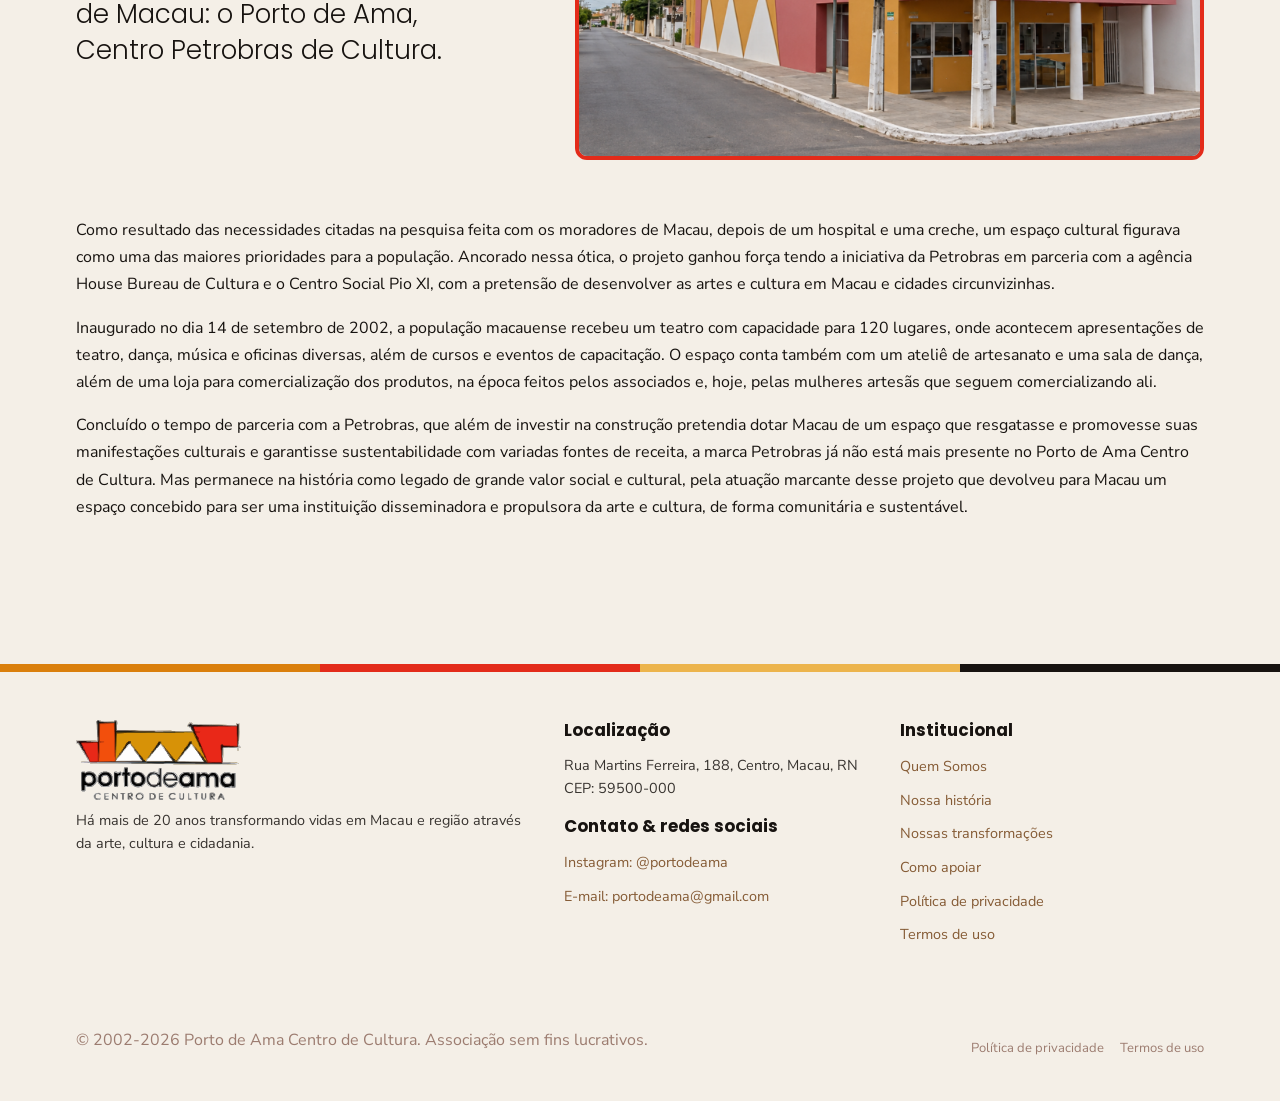
<file: historia.html>
<!DOCTYPE html>
<html lang="pt-BR">
<head>
  <meta charset="UTF-8">
  <meta name="viewport" content="width=device-width, initial-scale=1.0">
  <meta name="color-scheme" content="light only">
  <meta name="description" content="A história do Porto de Ama Centro de Cultura: resistência e fundação.">
  <title>Nossa história - Porto de Ama Centro de Cultura</title>
  <link rel="stylesheet" href="./design-tokens.css">
  <link rel="stylesheet" href="./style.css">
</head>
<body>

  <!-- ========================================================================
       NAVEGACAO SUPERIOR
       ======================================================================== -->
  <header class="site-header" id="site-header">
    <div class="container header-container">
      
      <a href="./index.html" class="brand-logo" aria-label="Porto de Ama Centro de Cultura, página inicial">
        <img src="./assets/images/LogoPortoDeAma.svg" alt="Porto de Ama Centro de Cultura" class="brand-logo-img" id="header-logo-img">
      </a>

      <button class="nav-toggle" id="nav-toggle" aria-label="Abrir menu de navegação" aria-expanded="false" aria-controls="nav-menu">
        <span class="nav-toggle-bar"></span>
        <span class="nav-toggle-bar"></span>
        <span class="nav-toggle-bar"></span>
      </button>

      <nav aria-label="Menu principal">
        <ul class="nav-menu" id="nav-menu">
          <li><a href="./index.html" class="nav-link">Início</a></li>
          <li><a href="javascript:void(0);" class="nav-link">Apoie</a></li>
          <li><a href="./quem-somos.html" class="nav-link">Quem Somos</a></li>
          <li><a href="./historia.html" class="nav-link nav-link-highlight">História</a></li>
          <li><a href="./transformacoes.html" class="nav-link">Transformações</a></li>
          <li><a href="./oficinas.html" class="nav-link">Oficinas</a></li>
          <li><a href="javascript:void(0);" class="nav-link">Galeria</a></li>
          <li><a href="./contato.html" class="nav-link">Contato</a></li>
        </ul>
      </nav>

    </div>
  </header>

  <main id="conteudo-principal">

    <!-- ======================================================================
         CABEÇALHO DA PÁGINA
         ====================================================================== -->
    <section class="section" style="padding-top: 5rem; padding-bottom: 2rem;">
      <div class="container">
        <header class="fade-in" style="margin-bottom: var(--space-xl); text-align: left;">
          <h1 class="hero-title" style="margin-top: 0;">
            <span class="title-light">Nossa</span> <span class="title-bold">história</span>
          </h1>
        </header>
      </div>
    </section>

    <!-- ======================================================================
         MARCOS DA HISTÓRIA
         ====================================================================== -->
    <section class="section" style="padding-top: 0; padding-bottom: 6rem;">
      <div class="container" style="display: grid; grid-template-columns: 1fr; gap: 4rem;">
        
        <!-- MARCO 1: RESISTÊNCIA -->
        <article class="fade-in" style="animation-delay: 0.2s;">
          <div style="margin-bottom: var(--space-md);">
            <span class="eyebrow">Resistência</span>
          </div>
          <div class="highlight-grid reverse">
            <div>
              <img class="img-form-in" src="./assets/images/home/CentroSocialPIOXI.webp" alt="Fachada do Centro Social Pio XI" style="width: 100%; border-radius: var(--radius, 12px); height: auto; object-fit: cover; border: 4px solid var(--laranja); --img-delay: 0.4s;">
            </div>
            <div class="dust-in" style="position: relative; --delay: 0.4s;">
              <div class="quote-mark" aria-hidden="true">"</div>
              <blockquote class="pull-quote" style="text-wrap: balance;">
                Antes de existir o Porto de Ama, existiu uma luta para impedir que a memória de Macau fosse&nbsp;demolida.
              </blockquote>
            </div>
          </div>
          
          <div class="dust-in" style="color: var(--tinta); line-height: 1.7; font-family: var(--font-family-sans); font-size: 1rem; --delay: 0.6s;">
            <p>O Porto de Ama Centro de Cultura tem sua história ligada ao Centro Social Pio XI, uma instituição histórica, sem fins lucrativos, de assistência social, educacional e comunitária fundada em 21 de março de 1950, por padre Luiz Galdino, pároco de Macau, e por Dom Avelar Brandão Vilela, então bispo diocesano, cuja trajetória preserva memórias muito ligadas ao desenvolvimento educacional e comunitário da sociedade macauense.</p>
            <p>Com a finalidade histórica de prestar assistência social a crianças e adolescentes em situação de vulnerabilidade e profissionalizar jovens e adultos, o Centro Social Pio XI nasceu antes da rádio-escola, mas serviu de embrião para o Ginásio Nossa Senhora da Conceição, atualmente CEIMH, fundado em 1956, tendo sido durante muito tempo entidade mantenedora dessa escola, peça-chave na democratização do ensino secundário no município de Macau, ao mesmo tempo em que a Igreja supria a ausência do Estado na educação do interior do RN.</p>
            <p>Da década de 50 ao ano 2000, essa instituição histórica de relevância cultural em Macau foi sendo corroída pelo salitre e pela dificuldade de encontrar alternativas para funcionar em segurança. Nessa época, o então pároco de Macau, padre Edilson Soares Nobre, foi comunicado pelo poder público local que, por questão de segurança, o prédio seria demolido.</p>
            <p>Teve início então um movimento articulado por representantes de diversos segmentos da sociedade, liderado pelo padre Edilson Nobre, para pensar alternativas de salvar o prédio e a memória do que ele representava como legado cultural e histórico da comunidade macauense. A proposta de envolver a comunidade local através de uma pesquisa foi um passo muito significativo, porque fortaleceu o sentimento de identidade e de pertencimento.</p>
          </div>
        </article>

        <!-- MARCO 2: FUNDAÇÃO -->
        <article class="fade-in scroll-section reveal-paused" style="animation-delay: 0.1s;">
          <div style="margin-bottom: var(--space-md);">
            <span class="eyebrow">Fundação</span>
          </div>
          <div class="highlight-grid">
            <div class="dust-in reveal-paused" style="position: relative; --delay: 0s;">
              <div class="quote-mark" aria-hidden="true">"</div>
              <blockquote class="pull-quote" style="text-wrap: balance;">
                Em setembro de 2002, estava pronto um novo prédio naquele mesmo local, na rua Martins Ferreira, 188, centro de Macau: o Porto de Ama, Centro Petrobras de&nbsp;Cultura.
              </blockquote>
            </div>
            <div>
              <img class="img-form-in reveal-paused" src="./assets/images/home/PortoDeAma_Petrobras.webp" alt="Porto de Ama Centro Petrobras de Cultura" style="width: 100%; border-radius: var(--radius, 12px); height: auto; object-fit: cover; border: 4px solid var(--vermelho); --img-delay: 0s;">
            </div>
          </div>
          <div class="dust-in reveal-paused" style="color: var(--tinta); line-height: 1.7; font-family: var(--font-family-sans); font-size: 1rem; --delay: 0.2s;">
            <p>Como resultado das necessidades citadas na pesquisa feita com os moradores de Macau, depois de um hospital e uma creche, um espaço cultural figurava como uma das maiores prioridades para a população. Ancorado nessa ótica, o projeto ganhou força tendo a iniciativa da Petrobras em parceria com a agência House Bureau de Cultura e o Centro Social Pio XI, com a pretensão de desenvolver as artes e cultura em Macau e cidades circunvizinhas.</p>
            <p>Inaugurado no dia 14 de setembro de 2002, a população macauense recebeu um teatro com capacidade para 120 lugares, onde acontecem apresentações de teatro, dança, música e oficinas diversas, além de cursos e eventos de capacitação. O espaço conta também com um ateliê de artesanato e uma sala de dança, além de uma loja para comercialização dos produtos, na época feitos pelos associados e, hoje, pelas mulheres artesãs que seguem comercializando ali.</p>
            <p>Concluído o tempo de parceria com a Petrobras, que além de investir na construção pretendia dotar Macau de um espaço que resgatasse e promovesse suas manifestações culturais e garantisse sustentabilidade com variadas fontes de receita, a marca Petrobras já não está mais presente no Porto de Ama Centro de Cultura. Mas permanece na história como legado de grande valor social e cultural, pela atuação marcante desse projeto que devolveu para Macau um espaço concebido para ser uma instituição disseminadora e propulsora da arte e cultura, de forma comunitária e sustentável.</p>
          </div>
        </article>

      </div>
    </section>

  </main>

  <!-- ========================================================================
       RODAPE (Footer)
       ======================================================================== -->
  <footer class="site-footer" style="margin-top: var(--space-4xl);">
    
    <div class="palette-strip" aria-hidden="true">
      <div class="strip-color-1"></div>
      <div class="strip-color-2"></div>
      <div class="strip-color-3"></div>
      <div class="strip-color-4"></div>
    </div>

    <div class="container footer-container">
      
      <div class="footer-grid">
        
        <div class="footer-col">
          <a href="./index.html" class="brand-logo" aria-label="Porto de Ama Centro de Cultura, página inicial">
            <img src="./assets/images/LogoPortoDeAma.svg" alt="Porto de Ama Centro de Cultura" class="brand-logo-img brand-logo-footer">
          </a>
          <p>
            Há mais de 20 anos transformando vidas em Macau e região através da arte, cultura e cidadania.
          </p>
        </div>

        <div class="footer-col">
          <h3>Localização</h3>
          <address class="footer-address">
            <p>
              Rua Martins Ferreira, 188, Centro, Macau, RN<br>
              CEP: 59500-000
            </p>
          </address>
          <div style="margin-top: 1rem;">
            <h3>Contato & redes sociais</h3>
            <ul class="footer-nav-list">
              <li><a href="https://instagram.com/portodeama" target="_blank" rel="noopener noreferrer">Instagram: @portodeama</a></li>
              <li><a href="mailto:portodeama@gmail.com">E-mail: portodeama@gmail.com</a></li>
            </ul>
          </div>
        </div>

        <div class="footer-col">
          <h3>Institucional</h3>
          <ul class="footer-nav-list">
            <li><a href="./quem-somos.html">Quem Somos</a></li>
            <li><a href="./historia.html">Nossa história</a></li>
            <li><a href="./transformacoes.html">Nossas transformações</a></li>
            <li><a href="./apoie.html">Como apoiar</a></li>
            <li><a href="./politica-de-privacidade.html">Política de privacidade</a></li>
            <li><a href="./termos-de-uso.html">Termos de uso</a></li>
          </ul>
        </div>

      </div>

      <div class="footer-bottom">
        <p>
          &copy; 2002-2026 Porto de Ama Centro de Cultura. Associação sem fins lucrativos.
        </p>
        <div class="footer-legal-links">
          <a href="./politica-de-privacidade.html">Política de privacidade</a>
          <a href="./termos-de-uso.html">Termos de uso</a>
        </div>
      </div>
    </div>
  </footer>

  <script src="./main.js" defer></script>
  
  <script>
    // Scroll Reveal trigger para seções
    document.addEventListener('DOMContentLoaded', () => {
      const observer = new IntersectionObserver((entries) => {
        entries.forEach(entry => {
          if (entry.isIntersecting) {
            // Despausa animação do article e dos filhos
            entry.target.classList.remove('reveal-paused');
            entry.target.classList.add('reveal-running');
            
            const pausedElements = entry.target.querySelectorAll('.reveal-paused');
            pausedElements.forEach(el => {
              el.classList.remove('reveal-paused');
              el.classList.add('reveal-running');
            });
            
            observer.unobserve(entry.target);
          }
        });
      }, { threshold: 0.05 });

      document.querySelectorAll('.scroll-section').forEach(sec => observer.observe(sec));
    });
  </script>
</body>
</html>
</file>
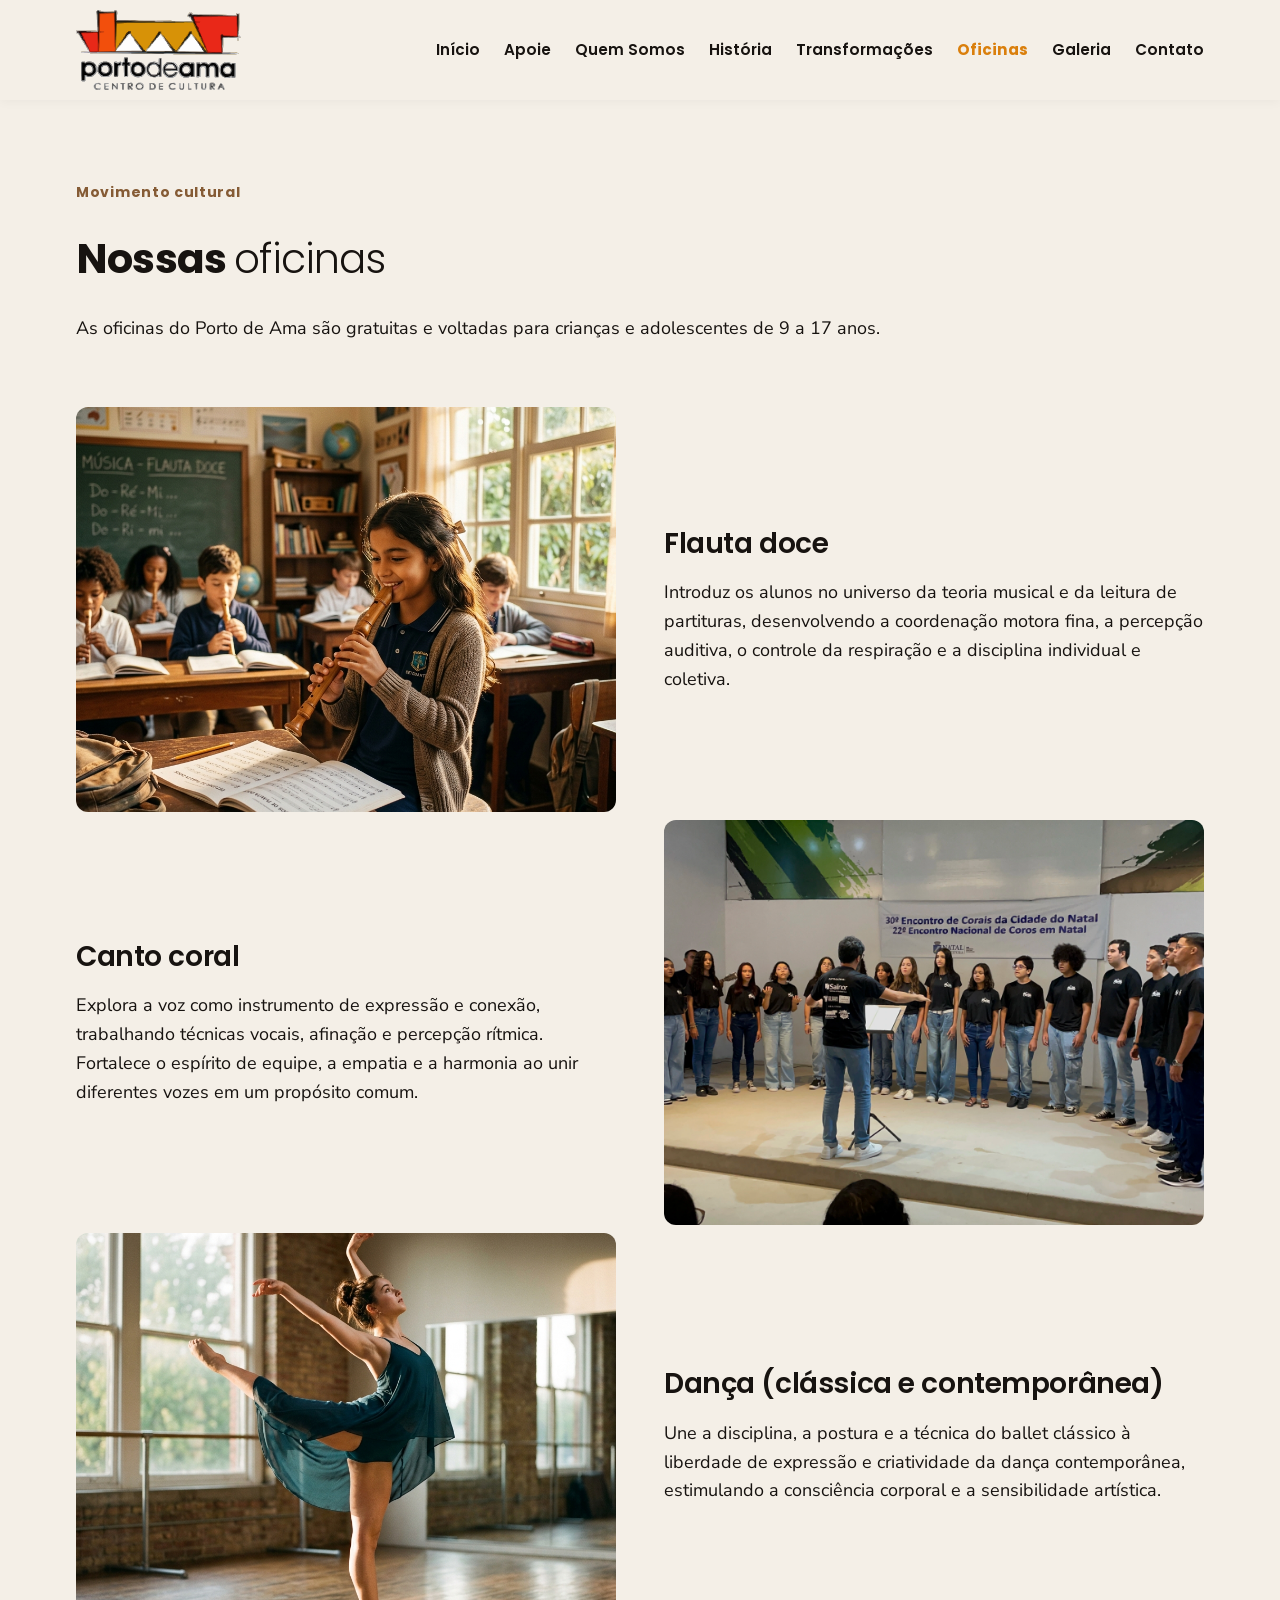
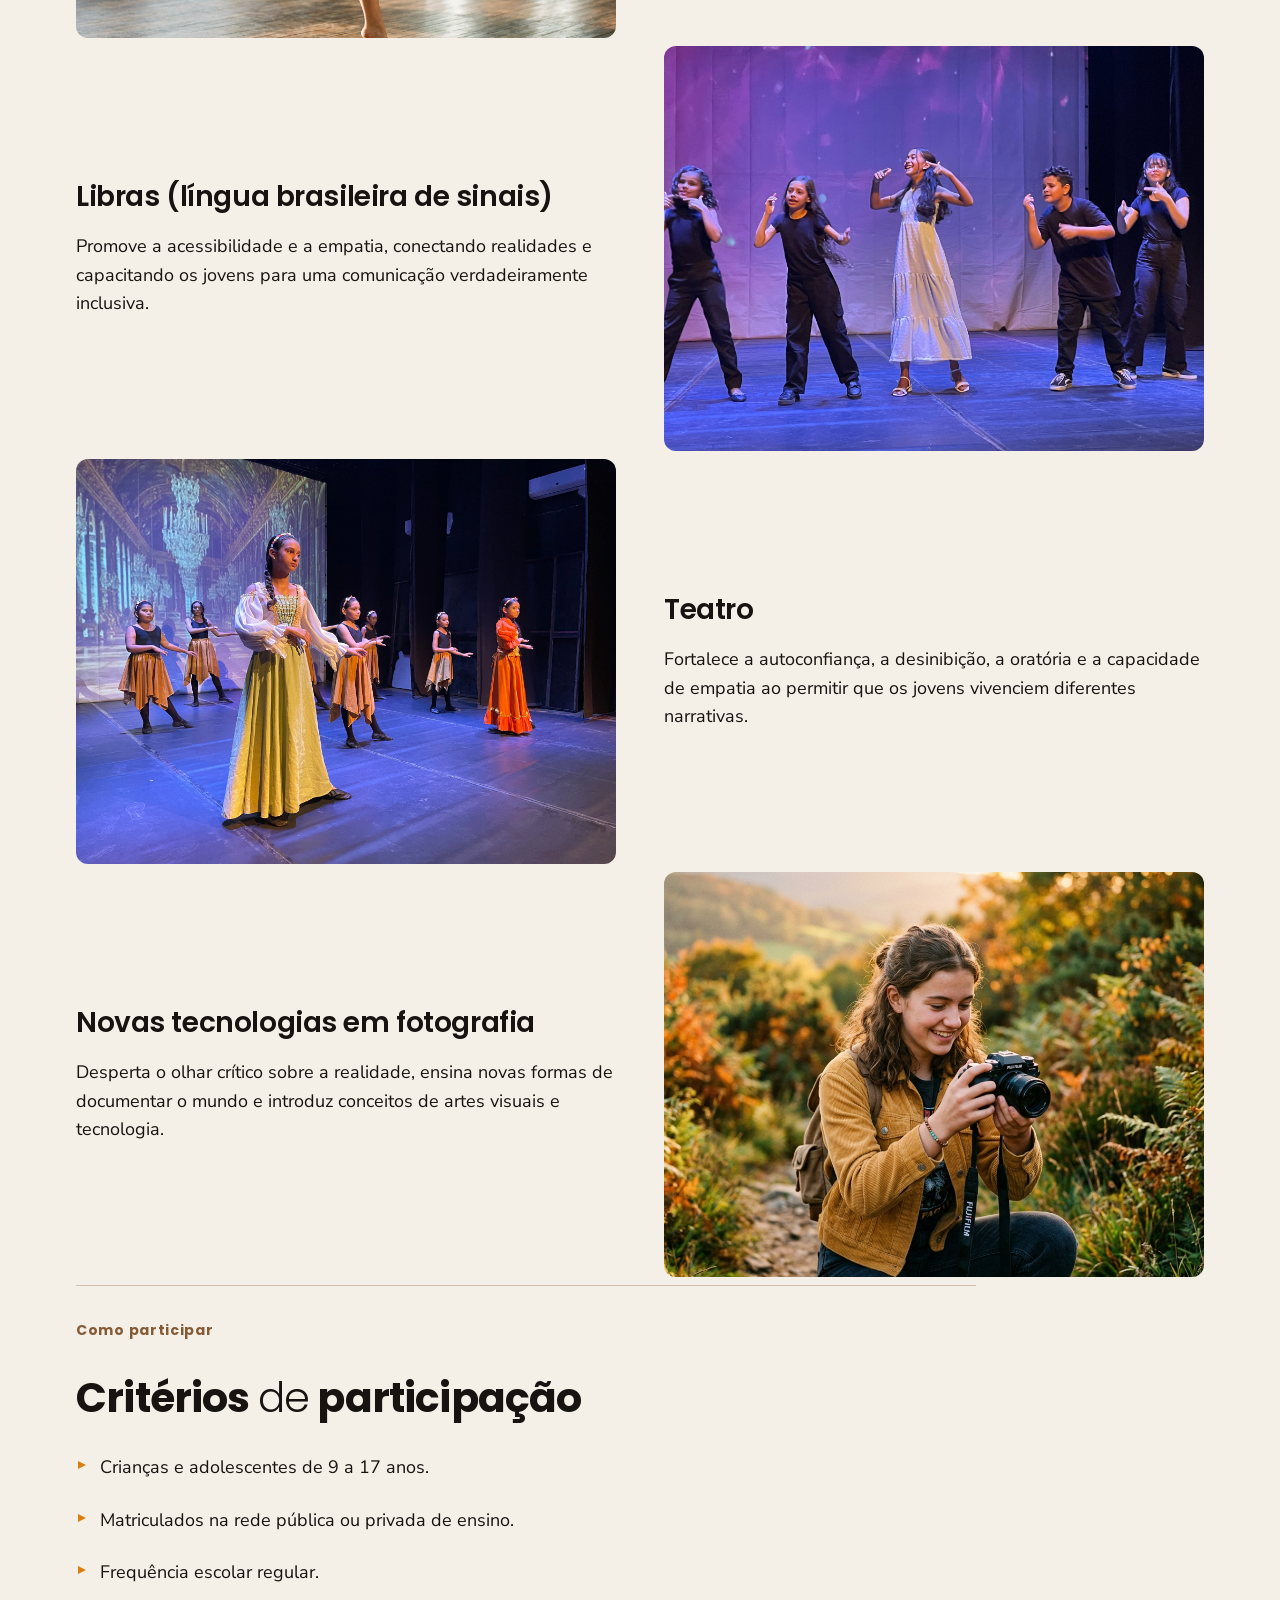
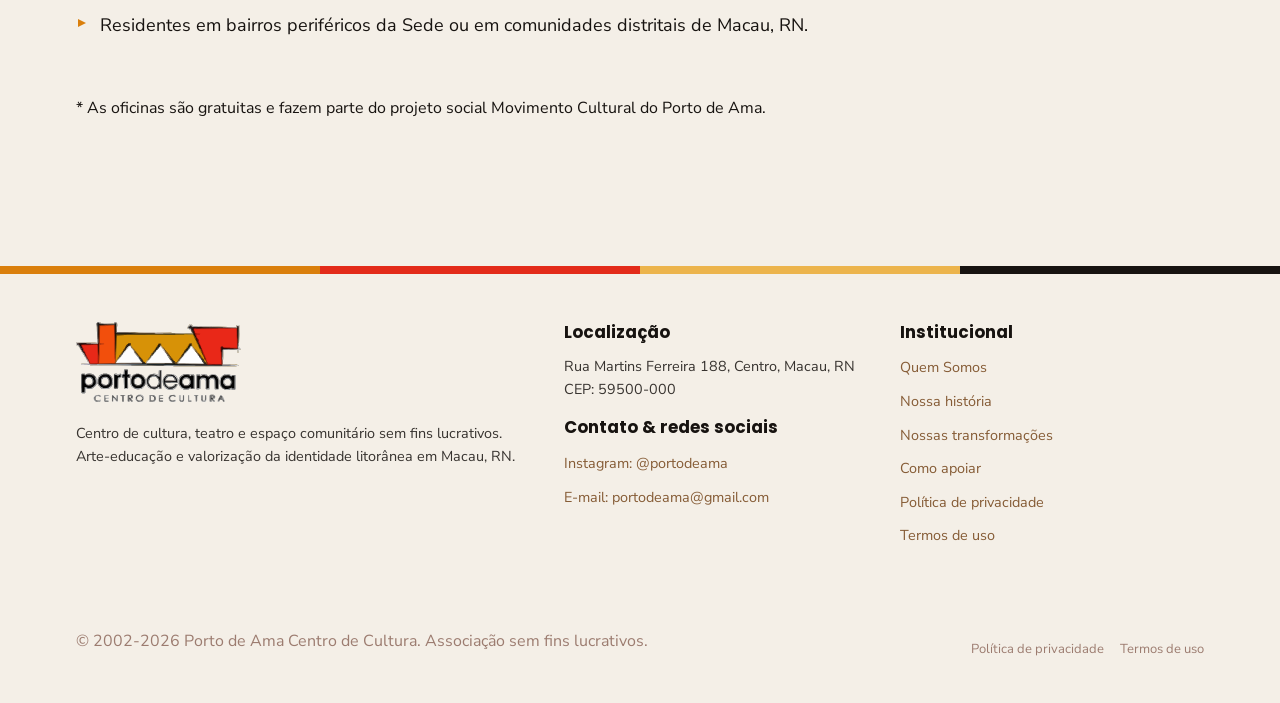
<file: oficinas.html>
<!DOCTYPE html>
<html lang="pt-BR">
<head>
  <meta charset="UTF-8">
  <meta name="viewport" content="width=device-width, initial-scale=1.0">
  <meta name="description" content="Nossas oficinas - As oficinas do Porto de Ama são gratuitas e voltadas para crianças e adolescentes de 9 a 17 anos.">
  <title>Oficinas - Porto de Ama Centro de Cultura</title>
  <link rel="stylesheet" href="./design-tokens.css">
  <link rel="stylesheet" href="./style.css">
</head>
<body>

  <!-- ========================================================================
       NAVEGACAO SUPERIOR
       ======================================================================== -->
  <header class="site-header" id="site-header">
    <div class="container header-container">
      
      <a href="./index.html" class="brand-logo" aria-label="Porto de Ama Centro de Cultura, página inicial">
        <img src="./assets/images/LogoPortoDeAma.svg" alt="Porto de Ama Centro de Cultura" class="brand-logo-img" id="header-logo-img">
      </a>

      <button class="nav-toggle" id="nav-toggle" aria-label="Abrir menu de navegação" aria-expanded="false" aria-controls="nav-menu">
        <span class="nav-toggle-bar"></span>
        <span class="nav-toggle-bar"></span>
        <span class="nav-toggle-bar"></span>
      </button>

      <nav aria-label="Menu principal">
        <ul class="nav-menu" id="nav-menu">
          <li><a href="./index.html" class="nav-link">Início</a></li>
          <li><a href="javascript:void(0);" class="nav-link">Apoie</a></li>
          <li><a href="./quem-somos.html" class="nav-link">Quem Somos</a></li>
          <li><a href="./historia.html" class="nav-link">História</a></li>
          <li><a href="./transformacoes.html" class="nav-link">Transformações</a></li>
          <li><a href="./oficinas.html" class="nav-link nav-link-highlight">Oficinas</a></li>
          <li><a href="javascript:void(0);" class="nav-link">Galeria</a></li>
          <li><a href="./contato.html" class="nav-link">Contato</a></li>
        </ul>
      </nav>

    </div>
  </header>

  <main id="conteudo-principal">

    <!-- ======================================================================
         CABEÇALHO DA PÁGINA
         ====================================================================== -->
    <section class="section" style="padding-top: 5rem;">
      <div class="container">
        
        <!-- Cabeçalho -->
        <header style="margin-bottom: var(--space-3xl); max-width: 900px;">
          <span class="eyebrow">Movimento cultural</span>
          <h1 class="hero-title" style="margin-top: 0; margin-bottom: var(--space-xl);">
            <span class="title-bold">Nossas</span> <span class="title-light">oficinas</span>
          </h1>
          <p style="font-size: 1.125rem; color: var(--tinta); margin: 0;">
            As oficinas do Porto de Ama são gratuitas e voltadas para crianças e adolescentes de 9 a 17 anos.
          </p>
        </header>

        <!-- Lista Vertical de Oficinas -->
        <div style="margin-bottom: var(--space-4xl);">
          <ul style="list-style: none; padding: 0; margin: 0; display: flex; flex-direction: column; gap: var(--space-4xl);">
            
            <!-- Flauta doce (Imagem Esquerda) -->
            <li class="oficina-item" style="display: flex; flex-wrap: wrap; align-items: center; gap: var(--space-2xl);">
              <div style="flex: 1 1 min(100%, 400px); border-radius: 12px; overflow: hidden;">
                <img src="./assets/images/oficina-flauta.jpg" alt="Aula de Flauta doce" style="width: 100%; height: 100%; aspect-ratio: 4/3; object-fit: cover; display: block;">
              </div>
              <div style="flex: 1 1 min(100%, 400px);">
                <h2 style="font-family: 'Poppins', sans-serif; font-weight: 600; font-size: 1.75rem; margin: 0 0 1rem 0; color: var(--tinta);">Flauta doce</h2>
                <p style="margin: 0; color: var(--tinta); font-size: 1.125rem; line-height: 1.6;">Introduz os alunos no universo da teoria musical e da leitura de partituras, desenvolvendo a coordenação motora fina, a percepção auditiva, o controle da respiração e a disciplina individual e coletiva.</p>
              </div>
            </li>
            
            <!-- Canto coral (Imagem Direita) -->
            <li class="oficina-item" style="display: flex; flex-wrap: wrap; align-items: center; gap: var(--space-2xl); flex-direction: row-reverse;">
              <div style="flex: 1 1 min(100%, 400px); border-radius: 12px; overflow: hidden;">
                <img src="./assets/images/oficinas/BannerHome_Canto.webp" alt="Aula de Canto coral" style="width: 100%; height: 100%; aspect-ratio: 4/3; object-fit: cover; display: block;">
              </div>
              <div style="flex: 1 1 min(100%, 400px);">
                <h2 style="font-family: 'Poppins', sans-serif; font-weight: 600; font-size: 1.75rem; margin: 0 0 1rem 0; color: var(--tinta);">Canto coral</h2>
                <p style="margin: 0; color: var(--tinta); font-size: 1.125rem; line-height: 1.6;">Explora a voz como instrumento de expressão e conexão, trabalhando técnicas vocais, afinação e percepção rítmica. Fortalece o espírito de equipe, a empatia e a harmonia ao unir diferentes vozes em um propósito comum.</p>
              </div>
            </li>

            <!-- Dança (Imagem Esquerda) -->
            <li class="oficina-item" style="display: flex; flex-wrap: wrap; align-items: center; gap: var(--space-2xl);">
              <div style="flex: 1 1 min(100%, 400px); border-radius: 12px; overflow: hidden;">
                <img src="./assets/images/oficina-danca.jpg" alt="Aula de Dança" style="width: 100%; height: 100%; aspect-ratio: 4/3; object-fit: cover; display: block;">
              </div>
              <div style="flex: 1 1 min(100%, 400px);">
                <h2 style="font-family: 'Poppins', sans-serif; font-weight: 600; font-size: 1.75rem; margin: 0 0 1rem 0; color: var(--tinta);">Dança (clássica e contemporânea)</h2>
                <p style="margin: 0; color: var(--tinta); font-size: 1.125rem; line-height: 1.6;">Une a disciplina, a postura e a técnica do ballet clássico à liberdade de expressão e criatividade da dança contemporânea, estimulando a consciência corporal e a sensibilidade artística.</p>
              </div>
            </li>

            <!-- Libras (Imagem Direita) -->
            <li class="oficina-item" style="display: flex; flex-wrap: wrap; align-items: center; gap: var(--space-2xl); flex-direction: row-reverse;">
              <div style="flex: 1 1 min(100%, 400px); border-radius: 12px; overflow: hidden;">
                <img src="./assets/images/oficinas/BannerHome_Libras.webp" alt="Aula de Libras" style="width: 100%; height: 100%; aspect-ratio: 4/3; object-fit: cover; display: block;">
              </div>
              <div style="flex: 1 1 min(100%, 400px);">
                <h2 style="font-family: 'Poppins', sans-serif; font-weight: 600; font-size: 1.75rem; margin: 0 0 1rem 0; color: var(--tinta);">Libras (língua brasileira de sinais)</h2>
                <p style="margin: 0; color: var(--tinta); font-size: 1.125rem; line-height: 1.6;">Promove a acessibilidade e a empatia, conectando realidades e capacitando os jovens para uma comunicação verdadeiramente inclusiva.</p>
              </div>
            </li>

            <!-- Teatro (Imagem Esquerda) -->
            <li class="oficina-item" style="display: flex; flex-wrap: wrap; align-items: center; gap: var(--space-2xl);">
              <div style="flex: 1 1 min(100%, 400px); border-radius: 12px; overflow: hidden;">
                <img src="./assets/images/oficinas/BannerHome_Teatro.webp" alt="Aula de Teatro" style="width: 100%; height: 100%; aspect-ratio: 4/3; object-fit: cover; display: block;">
              </div>
              <div style="flex: 1 1 min(100%, 400px);">
                <h2 style="font-family: 'Poppins', sans-serif; font-weight: 600; font-size: 1.75rem; margin: 0 0 1rem 0; color: var(--tinta);">Teatro</h2>
                <p style="margin: 0; color: var(--tinta); font-size: 1.125rem; line-height: 1.6;">Fortalece a autoconfiança, a desinibição, a oratória e a capacidade de empatia ao permitir que os jovens vivenciem diferentes narrativas.</p>
              </div>
            </li>

            <!-- Fotografia (Imagem Direita) -->
            <li class="oficina-item" style="display: flex; flex-wrap: wrap; align-items: center; gap: var(--space-2xl); flex-direction: row-reverse;">
              <div style="flex: 1 1 min(100%, 400px); border-radius: 12px; overflow: hidden;">
                <img src="./assets/images/oficina-fotografia.jpg" alt="Aula de Novas tecnologias em fotografia" style="width: 100%; height: 100%; aspect-ratio: 4/3; object-fit: cover; display: block;">
              </div>
              <div style="flex: 1 1 min(100%, 400px);">
                <h2 style="font-family: 'Poppins', sans-serif; font-weight: 600; font-size: 1.75rem; margin: 0 0 1rem 0; color: var(--tinta);">Novas tecnologias em fotografia</h2>
                <p style="margin: 0; color: var(--tinta); font-size: 1.125rem; line-height: 1.6;">Desperta o olhar crítico sobre a realidade, ensina novas formas de documentar o mundo e introduz conceitos de artes visuais e tecnologia.</p>
              </div>
            </li>

          </ul>
        </div>

        <!-- Critérios de Participação -->
        <div style="max-width: 900px; margin-bottom: var(--space-2xl); padding-top: var(--space-xl); border-top: 1px solid var(--areia);">
          <span class="eyebrow">Como participar</span>
          <h2 class="hero-title" style="margin-top: 0; margin-bottom: var(--space-xl);">
            <span class="title-bold">Critérios</span> <span class="title-light">de</span> <span class="title-bold">participação</span>
          </h2>
          
          <ul style="list-style: none; padding: 0; margin: 0 0 var(--space-lg) 0; display: flex; flex-direction: column; gap: 1rem;">
            <li style="display: flex; align-items: flex-start; gap: 0.75rem;">
              <svg width="12" height="12" viewBox="0 0 24 24" fill="var(--laranja)" style="margin-top: 6px; flex-shrink: 0;"><polygon points="4,4 20,12 4,20" /></svg>
              <span style="font-size: 1.125rem; color: var(--tinta);">Crianças e adolescentes de 9 a 17 anos.</span>
            </li>
            <li style="display: flex; align-items: flex-start; gap: 0.75rem;">
              <svg width="12" height="12" viewBox="0 0 24 24" fill="var(--laranja)" style="margin-top: 6px; flex-shrink: 0;"><polygon points="4,4 20,12 4,20" /></svg>
              <span style="font-size: 1.125rem; color: var(--tinta);">Matriculados na rede pública ou privada de ensino.</span>
            </li>
            <li style="display: flex; align-items: flex-start; gap: 0.75rem;">
              <svg width="12" height="12" viewBox="0 0 24 24" fill="var(--laranja)" style="margin-top: 6px; flex-shrink: 0;"><polygon points="4,4 20,12 4,20" /></svg>
              <span style="font-size: 1.125rem; color: var(--tinta);">Frequência escolar regular.</span>
            </li>
            <li style="display: flex; align-items: flex-start; gap: 0.75rem;">
              <svg width="12" height="12" viewBox="0 0 24 24" fill="var(--laranja)" style="margin-top: 6px; flex-shrink: 0;"><polygon points="4,4 20,12 4,20" /></svg>
              <span style="font-size: 1.125rem; color: var(--tinta);">Residentes em bairros periféricos da Sede ou em comunidades distritais de Macau, RN.</span>
            </li>
          </ul>

          <p style="font-size: 1rem; color: var(--tinta); margin: var(--space-2xl) 0 0 0;">
            * As oficinas são gratuitas e fazem parte do projeto social Movimento Cultural do Porto de Ama.
          </p>
        </div>

      </div>
    </section>

  </main>

  <!-- ========================================================================
       RODAPE (Footer)
       ======================================================================== -->
  <footer class="site-footer" style="margin-top: var(--space-4xl);">
    
    <div class="palette-strip" aria-hidden="true">
      <div class="strip-color-1"></div>
      <div class="strip-color-2"></div>
      <div class="strip-color-3"></div>
      <div class="strip-color-4"></div>
    </div>

    <div class="container">
      <div class="footer-grid">
        
        <div class="footer-col">
          <a href="./index.html" class="brand-logo" aria-label="Porto de Ama Centro de Cultura">
            <img src="./assets/images/LogoPortoDeAma.svg" alt="Porto de Ama Centro de Cultura" class="brand-logo-img brand-logo-footer">
          </a>
          <p style="margin-top: 0.75rem;">
            Centro de cultura, teatro e espaço comunitário sem fins lucrativos. Arte-educação e valorização da identidade litorânea em Macau, RN.
          </p>
        </div>

        <div class="footer-col">
          <h3>Localização</h3>
          <address class="footer-address">
            <p>
              Rua Martins Ferreira 188, Centro, Macau, RN<br>
              CEP: 59500-000
            </p>
          </address>
          <div style="margin-top: 1rem;">
            <h3>Contato & redes sociais</h3>
            <ul class="footer-nav-list">
              <li><a href="https://instagram.com/portodeama" target="_blank" rel="noopener noreferrer">Instagram: @portodeama</a></li>
              <li><a href="mailto:portodeama@gmail.com">E-mail: portodeama@gmail.com</a></li>
            </ul>
          </div>
        </div>

        <div class="footer-col">
          <h3>Institucional</h3>
          <ul class="footer-nav-list">
            <li><a href="./quem-somos.html">Quem Somos</a></li>
            <li><a href="./historia.html">Nossa história</a></li>
            <li><a href="./transformacoes.html">Nossas transformações</a></li>
            <li><a href="./apoie.html">Como apoiar</a></li>
            <li><a href="./politica-de-privacidade.html">Política de privacidade</a></li>
            <li><a href="./termos-de-uso.html">Termos de uso</a></li>
          </ul>
        </div>

      </div>

      <div class="footer-bottom">
        <p>
          &copy; 2002-2026 Porto de Ama Centro de Cultura. Associação sem fins lucrativos.
        </p>
        <div class="footer-legal-links">
          <a href="./politica-de-privacidade.html">Política de privacidade</a>
          <a href="./termos-de-uso.html">Termos de uso</a>
        </div>
      </div>
    </div>
  </footer>

  <script src="./main.js" defer></script>
</body>
</html>
</file>
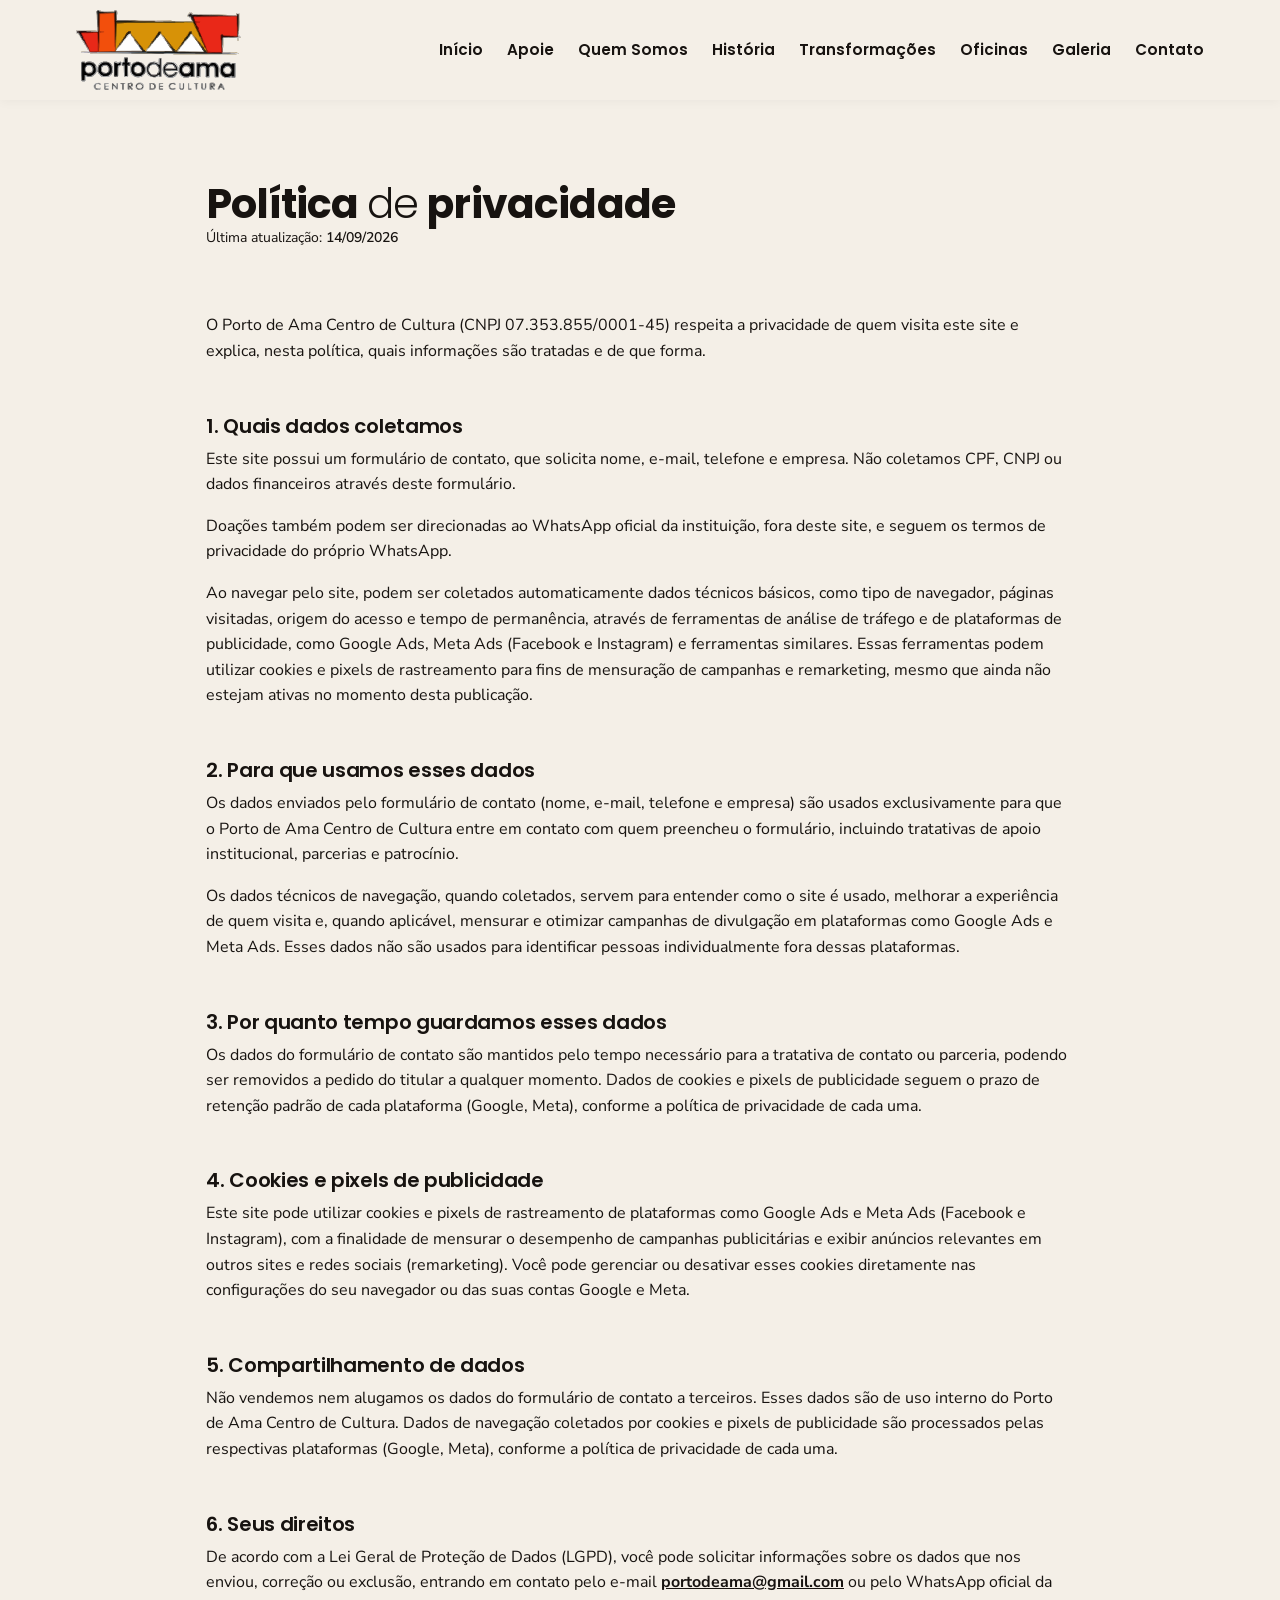
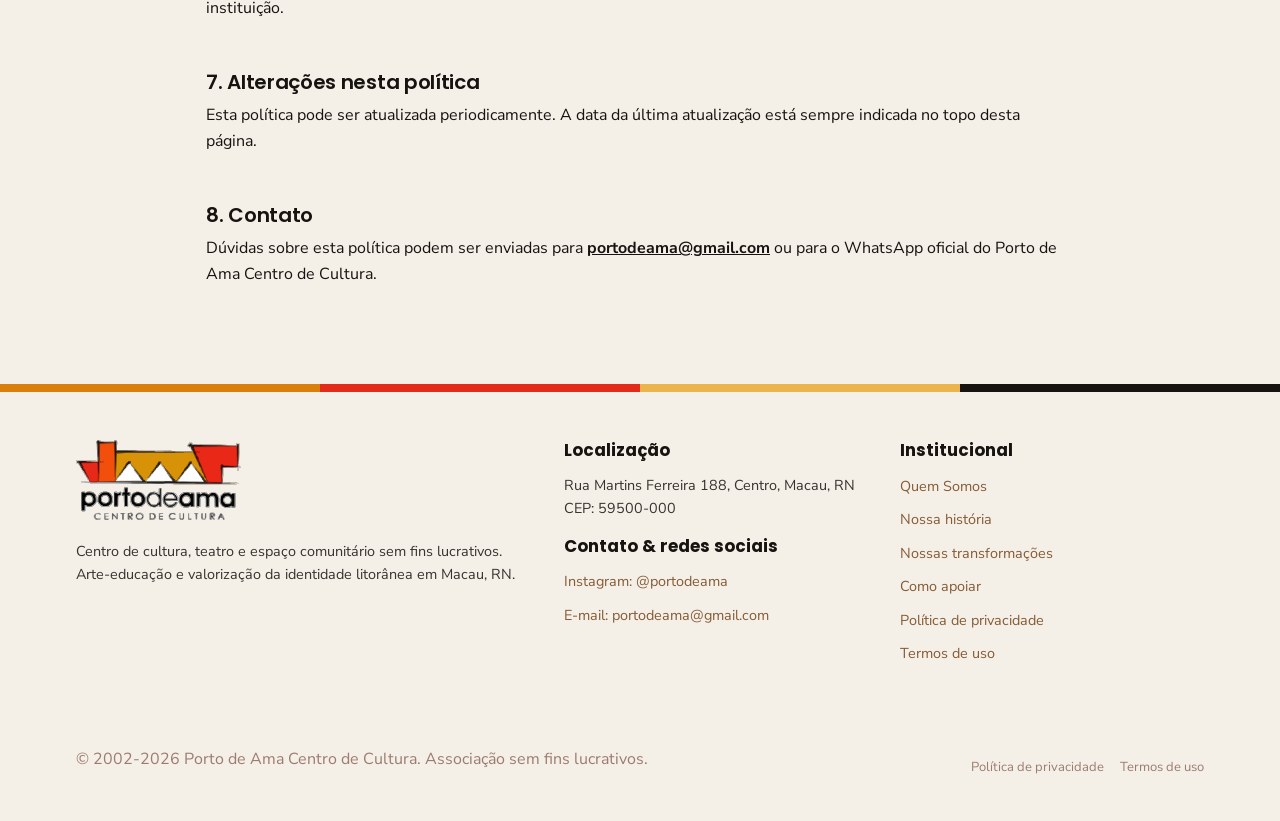
<file: politica-de-privacidade.html>
<!DOCTYPE html>
<html lang="pt-BR">
<head>
  <meta charset="UTF-8">
  <meta name="viewport" content="width=device-width, initial-scale=1.0">
  <meta name="color-scheme" content="light only">
  <meta name="description" content="Política de privacidade do Porto de Ama Centro de Cultura. Saiba como seus dados são tratados.">
  <title>Política de Privacidade - Porto de Ama</title>
  <link rel="stylesheet" href="./design-tokens.css">
  <link rel="stylesheet" href="./style.css">
</head>
<body>

  <!-- ========================================================================
       NAVEGACAO SUPERIOR
       ======================================================================== -->
  <header class="site-header" id="site-header">
    <div class="container header-container">
      
      <a href="./index.html" class="brand-logo" aria-label="Porto de Ama Centro de Cultura, página inicial">
        <img src="./assets/images/LogoPortoDeAma.svg" alt="Porto de Ama Centro de Cultura" class="brand-logo-img" id="header-logo-img">
      </a>

      <button class="nav-toggle" id="nav-toggle" aria-label="Abrir menu de navegação" aria-expanded="false" aria-controls="nav-menu">
        <span class="nav-toggle-bar"></span>
        <span class="nav-toggle-bar"></span>
        <span class="nav-toggle-bar"></span>
      </button>

      <nav aria-label="Menu principal">
        <ul class="nav-menu" id="nav-menu">
          <li><a href="./index.html" class="nav-link">Início</a></li>
          <li><a href="javascript:void(0);" class="nav-link">Apoie</a></li>
          <li><a href="./quem-somos.html" class="nav-link">Quem Somos</a></li>
          <li><a href="./historia.html" class="nav-link">História</a></li>
          <li><a href="./transformacoes.html" class="nav-link">Transformações</a></li>
          <li><a href="./oficinas.html" class="nav-link">Oficinas</a></li>
          <li><a href="javascript:void(0);" class="nav-link">Galeria</a></li>
          <li><a href="./contato.html" class="nav-link">Contato</a></li>
        </ul>
      </nav>

    </div>
  </header>

  <main id="conteudo-principal">
    
    <section class="section" style="padding-top: 5rem;">
      <div class="container" style="max-width: 900px;">
        
        <!-- Cabeçalho -->
        <header style="margin-bottom: var(--space-3xl);">
          <h1 class="hero-title" style="margin-top: 0; margin-bottom: var(--space-s);">
            <span class="title-bold">Política</span> <span class="title-light">de</span> <span class="title-bold">privacidade</span>
          </h1>
          <p style="margin: 0; color: var(--tinta); font-size: 0.875rem;">
            Última atualização: <strong>14/09/2026</strong>
          </p>
        </header>

        <!-- Conteúdo -->
        <div style="display: flex; flex-direction: column; gap: var(--space-2xl);">
          
          <p style="margin: 0;">O Porto de Ama Centro de Cultura (CNPJ 07.353.855/0001-45) respeita a privacidade de quem visita este site e explica, nesta política, quais informações são tratadas e de que forma.</p>

          <section>
            <h2 style="font-family: 'Poppins', sans-serif; font-weight: 600; font-size: 1.25rem; margin: 0 0 0.5rem 0; color: var(--tinta);">1. Quais dados coletamos</h2>
            <p style="margin: 0 0 1rem 0;">Este site possui um formulário de contato, que solicita nome, e-mail, telefone e empresa. Não coletamos CPF, CNPJ ou dados financeiros através deste formulário.</p>
            <p style="margin: 0 0 1rem 0;">Doações também podem ser direcionadas ao WhatsApp oficial da instituição, fora deste site, e seguem os termos de privacidade do próprio WhatsApp.</p>
            <p style="margin: 0;">Ao navegar pelo site, podem ser coletados automaticamente dados técnicos básicos, como tipo de navegador, páginas visitadas, origem do acesso e tempo de permanência, através de ferramentas de análise de tráfego e de plataformas de publicidade, como Google Ads, Meta Ads (Facebook e Instagram) e ferramentas similares. Essas ferramentas podem utilizar cookies e pixels de rastreamento para fins de mensuração de campanhas e remarketing, mesmo que ainda não estejam ativas no momento desta publicação.</p>
          </section>

          <section>
            <h2 style="font-family: 'Poppins', sans-serif; font-weight: 600; font-size: 1.25rem; margin: 0 0 0.5rem 0; color: var(--tinta);">2. Para que usamos esses dados</h2>
            <p style="margin: 0 0 1rem 0;">Os dados enviados pelo formulário de contato (nome, e-mail, telefone e empresa) são usados exclusivamente para que o Porto de Ama Centro de Cultura entre em contato com quem preencheu o formulário, incluindo tratativas de apoio institucional, parcerias e patrocínio.</p>
            <p style="margin: 0;">Os dados técnicos de navegação, quando coletados, servem para entender como o site é usado, melhorar a experiência de quem visita e, quando aplicável, mensurar e otimizar campanhas de divulgação em plataformas como Google Ads e Meta Ads. Esses dados não são usados para identificar pessoas individualmente fora dessas plataformas.</p>
          </section>

          <section>
            <h2 style="font-family: 'Poppins', sans-serif; font-weight: 600; font-size: 1.25rem; margin: 0 0 0.5rem 0; color: var(--tinta);">3. Por quanto tempo guardamos esses dados</h2>
            <p style="margin: 0;">Os dados do formulário de contato são mantidos pelo tempo necessário para a tratativa de contato ou parceria, podendo ser removidos a pedido do titular a qualquer momento. Dados de cookies e pixels de publicidade seguem o prazo de retenção padrão de cada plataforma (Google, Meta), conforme a política de privacidade de cada uma.</p>
          </section>

          <section>
            <h2 style="font-family: 'Poppins', sans-serif; font-weight: 600; font-size: 1.25rem; margin: 0 0 0.5rem 0; color: var(--tinta);">4. Cookies e pixels de publicidade</h2>
            <p style="margin: 0;">Este site pode utilizar cookies e pixels de rastreamento de plataformas como Google Ads e Meta Ads (Facebook e Instagram), com a finalidade de mensurar o desempenho de campanhas publicitárias e exibir anúncios relevantes em outros sites e redes sociais (remarketing). Você pode gerenciar ou desativar esses cookies diretamente nas configurações do seu navegador ou das suas contas Google e Meta.</p>
          </section>

          <section>
            <h2 style="font-family: 'Poppins', sans-serif; font-weight: 600; font-size: 1.25rem; margin: 0 0 0.5rem 0; color: var(--tinta);">5. Compartilhamento de dados</h2>
            <p style="margin: 0;">Não vendemos nem alugamos os dados do formulário de contato a terceiros. Esses dados são de uso interno do Porto de Ama Centro de Cultura. Dados de navegação coletados por cookies e pixels de publicidade são processados pelas respectivas plataformas (Google, Meta), conforme a política de privacidade de cada uma.</p>
          </section>

          <section>
            <h2 style="font-family: 'Poppins', sans-serif; font-weight: 600; font-size: 1.25rem; margin: 0 0 0.5rem 0; color: var(--tinta);">6. Seus direitos</h2>
            <p style="margin: 0;">De acordo com a Lei Geral de Proteção de Dados (LGPD), você pode solicitar informações sobre os dados que nos enviou, correção ou exclusão, entrando em contato pelo e-mail <a href="mailto:portodeama@gmail.com" style="color: var(--tinta); font-weight: bold; text-decoration: underline;">portodeama@gmail.com</a> ou pelo WhatsApp oficial da instituição.</p>
          </section>

          <section>
            <h2 style="font-family: 'Poppins', sans-serif; font-weight: 600; font-size: 1.25rem; margin: 0 0 0.5rem 0; color: var(--tinta);">7. Alterações nesta política</h2>
            <p style="margin: 0;">Esta política pode ser atualizada periodicamente. A data da última atualização está sempre indicada no topo desta página.</p>
          </section>

          <section>
            <h2 style="font-family: 'Poppins', sans-serif; font-weight: 600; font-size: 1.25rem; margin: 0 0 0.5rem 0; color: var(--tinta);">8. Contato</h2>
            <p style="margin: 0;">Dúvidas sobre esta política podem ser enviadas para <a href="mailto:portodeama@gmail.com" style="color: var(--tinta); font-weight: bold; text-decoration: underline;">portodeama@gmail.com</a> ou para o WhatsApp oficial do Porto de Ama Centro de Cultura.</p>
          </section>

        </div>

      </div>
    </section>

  </main>

  <!-- ========================================================================
       RODAPE (Footer)
       ======================================================================== -->
  <footer class="site-footer" style="margin-top: var(--space-4xl);">
    
    <div class="palette-strip" aria-hidden="true">
      <div class="strip-color-1"></div>
      <div class="strip-color-2"></div>
      <div class="strip-color-3"></div>
      <div class="strip-color-4"></div>
    </div>

    <div class="container">
      <div class="footer-grid">
        
        <div class="footer-col">
          <a href="./index.html" class="brand-logo" aria-label="Porto de Ama Centro de Cultura">
            <img src="./assets/images/LogoPortoDeAma.svg" alt="Porto de Ama Centro de Cultura" class="brand-logo-img brand-logo-footer">
          </a>
          <p style="margin-top: 0.75rem;">
            Centro de cultura, teatro e espaço comunitário sem fins lucrativos. Arte-educação e valorização da identidade litorânea em Macau, RN.
          </p>
        </div>

        <div class="footer-col">
          <h3>Localização</h3>
          <address class="footer-address">
            <p>
              Rua Martins Ferreira 188, Centro, Macau, RN<br>
              CEP: 59500-000
            </p>
          </address>
          <div style="margin-top: 1rem;">
            <h3>Contato & redes sociais</h3>
            <ul class="footer-nav-list">
              <li><a href="https://instagram.com/portodeama" target="_blank" rel="noopener noreferrer">Instagram: @portodeama</a></li>
              <li><a href="mailto:portodeama@gmail.com">E-mail: portodeama@gmail.com</a></li>
            </ul>
          </div>
        </div>

        <div class="footer-col">
          <h3>Institucional</h3>
          <ul class="footer-nav-list">
            <li><a href="./quem-somos.html">Quem Somos</a></li>
            <li><a href="./historia.html">Nossa história</a></li>
            <li><a href="./transformacoes.html">Nossas transformações</a></li>
            <li><a href="./apoie.html">Como apoiar</a></li>
            <li><a href="./politica-de-privacidade.html">Política de privacidade</a></li>
            <li><a href="./termos-de-uso.html">Termos de uso</a></li>
          </ul>
        </div>

      </div>

      <div class="footer-bottom">
        <p>
          &copy; 2002-2026 Porto de Ama Centro de Cultura. Associação sem fins lucrativos.
        </p>
        <div class="footer-legal-links">
          <a href="./politica-de-privacidade.html">Política de privacidade</a>
          <a href="./termos-de-uso.html">Termos de uso</a>
        </div>
      </div>
    </div>
  </footer>

  <script src="./main.js" defer></script>
</body>
</html>
</file>
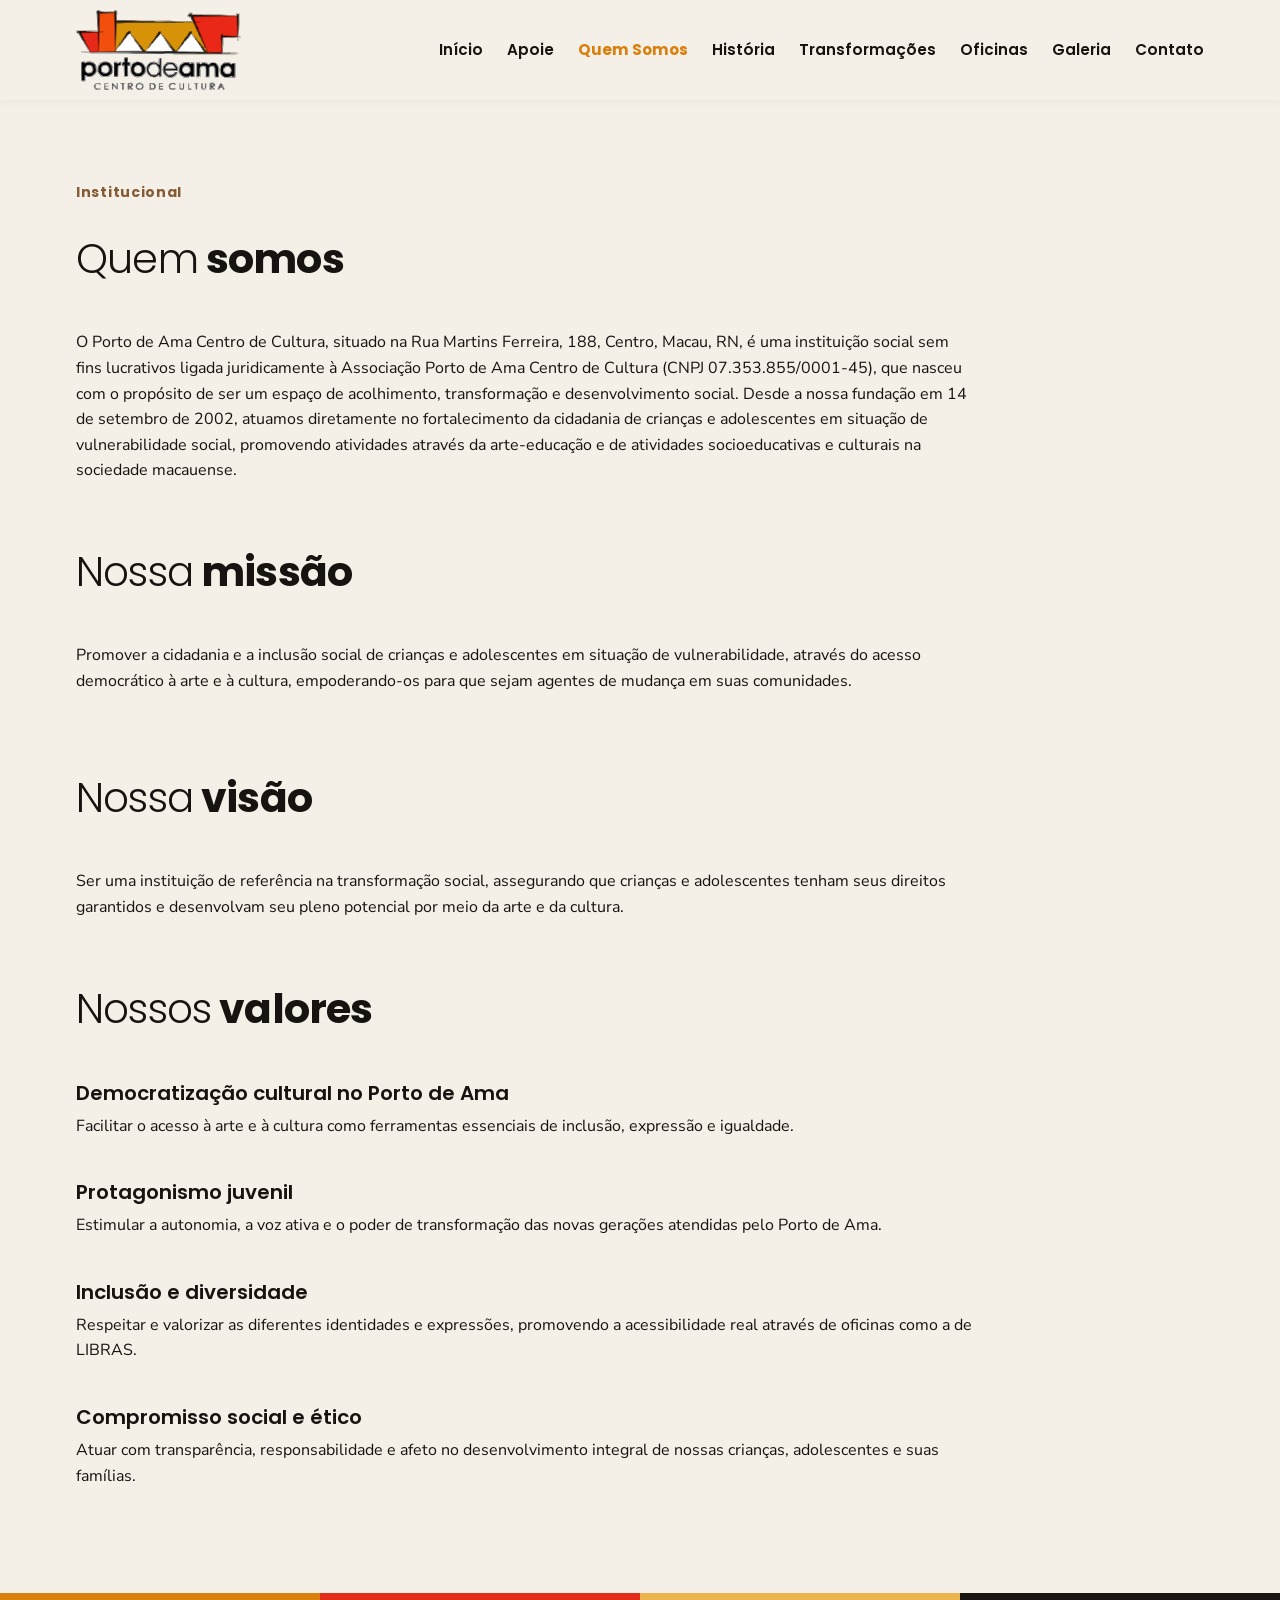
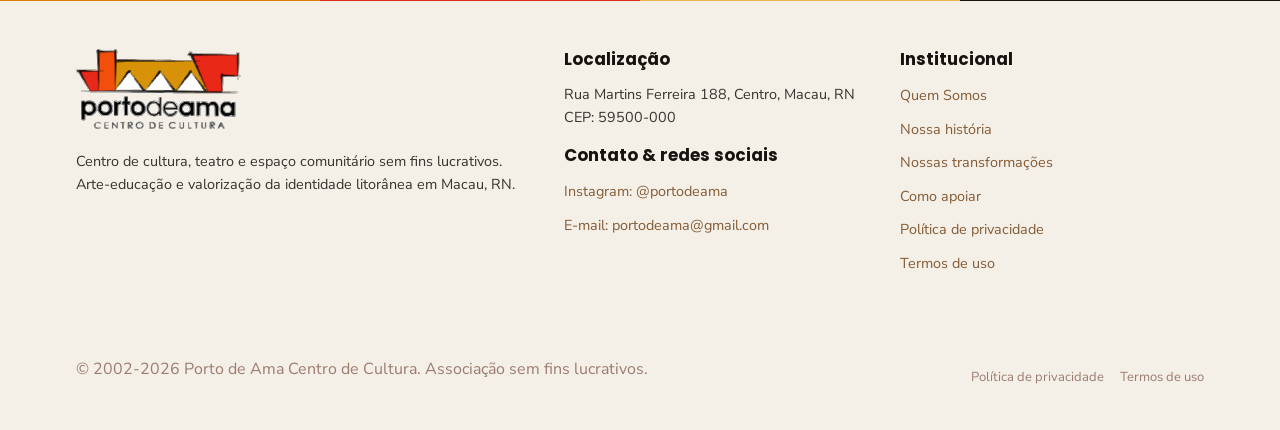
<file: quem-somos.html>
<!DOCTYPE html>
<html lang="pt-BR">
<head>
  <meta charset="UTF-8">
  <meta name="viewport" content="width=device-width, initial-scale=1.0">
  <meta name="color-scheme" content="light only">
  <meta name="description" content="Quem somos: conheça o Porto de Ama Centro de Cultura, nossa instituição, missão, visão e valores.">
  <title>Quem Somos - Porto de Ama Centro de Cultura</title>
  <link rel="stylesheet" href="./design-tokens.css">
  <link rel="stylesheet" href="./style.css">
</head>
<body>

  <!-- ========================================================================
       NAVEGACAO SUPERIOR
       ======================================================================== -->
  <header class="site-header" id="site-header">
    <div class="container header-container">
      
      <a href="./index.html" class="brand-logo" aria-label="Porto de Ama Centro de Cultura, página inicial">
        <img src="./assets/images/LogoPortoDeAma.svg" alt="Porto de Ama Centro de Cultura" class="brand-logo-img" id="header-logo-img">
      </a>

      <button class="nav-toggle" id="nav-toggle" aria-label="Abrir menu de navegação" aria-expanded="false" aria-controls="nav-menu">
        <span class="nav-toggle-bar"></span>
        <span class="nav-toggle-bar"></span>
        <span class="nav-toggle-bar"></span>
      </button>

      <nav aria-label="Menu principal">
        <ul class="nav-menu" id="nav-menu">
          <li><a href="./index.html" class="nav-link">Início</a></li>
          <li><a href="javascript:void(0);" class="nav-link">Apoie</a></li>
          <li><a href="./quem-somos.html" class="nav-link nav-link-highlight">Quem Somos</a></li>
          <li><a href="./historia.html" class="nav-link">História</a></li>
          <li><a href="./transformacoes.html" class="nav-link">Transformações</a></li>
          <li><a href="./oficinas.html" class="nav-link">Oficinas</a></li>
          <li><a href="javascript:void(0);" class="nav-link">Galeria</a></li>
          <li><a href="./contato.html" class="nav-link">Contato</a></li>
        </ul>
      </nav>

    </div>
  </header>

  <main id="conteudo-principal">

    <!-- ======================================================================
         CABEÇALHO DA PÁGINA E BLOCO DE MISSÃO
         ====================================================================== -->
    <section class="section" id="missao-intro" style="padding-top: 5rem;">
      <div class="container">
        
        <!-- Cabeçalho -->
        <header style="margin-bottom: var(--space-2xl);">
          <span class="eyebrow">Institucional</span>
          <h1 class="hero-title" style="margin-top: 0;">
            <span class="title-light">Quem</span> <span class="title-bold">somos</span>
          </h1>
        </header>

        <!-- Bloco Quem Somos -->
        <div style="max-width: 900px; margin-bottom: var(--space-3xl);">
          <p style="font-family: 'Nunito Sans', sans-serif; text-align: left;">
            O Porto de Ama Centro de Cultura, situado na Rua Martins Ferreira, 188, Centro, Macau, RN, é uma instituição social sem fins lucrativos ligada juridicamente à Associação Porto de Ama Centro de Cultura (CNPJ 07.353.855/0001-45), que nasceu com o propósito de ser um espaço de acolhimento, transformação e desenvolvimento social. Desde a nossa fundação em 14 de setembro de 2002, atuamos diretamente no fortalecimento da cidadania de crianças e adolescentes em situação de vulnerabilidade social, promovendo atividades através da arte-educação e de atividades socioeducativas e culturais na sociedade macauense.
          </p>
        </div>

        <!-- Bloco de Missão -->
        <div style="max-width: 900px; margin-bottom: var(--space-2xl);">
          <h2 class="hero-title" style="margin-top: 0; margin-bottom: var(--space-2xl);">
            <span class="title-light">Nossa</span> <span class="title-bold">missão</span>
          </h2>
          <p style="font-family: 'Nunito Sans', sans-serif; text-align: left;">
            Promover a cidadania e a inclusão social de crianças e adolescentes em situação de vulnerabilidade, através do acesso democrático à arte e à cultura, empoderando-os para que sejam agentes de mudança em suas comunidades.
          </p>
        </div>

        <!-- Bloco de Visão -->
        <div style="max-width: 900px; padding-top: var(--space-xl); margin-bottom: var(--space-3xl);">
          <h2 class="hero-title" style="margin-top: 0; margin-bottom: var(--space-2xl);">
            <span class="title-light">Nossa</span> <span class="title-bold">visão</span>
          </h2>
          <p>
            Ser uma instituição de referência na transformação social, assegurando que crianças e adolescentes tenham seus direitos garantidos e desenvolvam seu pleno potencial por meio da arte e da cultura.
          </p>
        </div>

        <!-- Bloco de Valores -->
        <div style="max-width: 900px;">
          <h2 class="hero-title" style="margin-top: 0; margin-bottom: var(--space-2xl);">
            <span class="title-light">Nossos</span> <span class="title-bold">valores</span>
          </h2>
          
          <ul style="list-style: none; padding: 0; margin: 0; display: flex; flex-direction: column; gap: var(--space-xl);">
            <li>
              <h3 style="font-family: 'Poppins', sans-serif; font-weight: 600; font-size: 1.25rem; margin: 0 0 0.5rem 0; color: var(--tinta);">Democratização cultural no Porto de Ama</h3>
              <p style="margin: 0;">Facilitar o acesso à arte e à cultura como ferramentas essenciais de inclusão, expressão e igualdade.</p>
            </li>
            
            <li>
              <h3 style="font-family: 'Poppins', sans-serif; font-weight: 600; font-size: 1.25rem; margin: 0 0 0.5rem 0; color: var(--tinta);">Protagonismo juvenil</h3>
              <p style="margin: 0;">Estimular a autonomia, a voz ativa e o poder de transformação das novas gerações atendidas pelo Porto de Ama.</p>
            </li>

            <li>
              <h3 style="font-family: 'Poppins', sans-serif; font-weight: 600; font-size: 1.25rem; margin: 0 0 0.5rem 0; color: var(--tinta);">Inclusão e diversidade</h3>
              <p style="margin: 0;">Respeitar e valorizar as diferentes identidades e expressões, promovendo a acessibilidade real através de oficinas como a de LIBRAS.</p>
            </li>

            <li>
              <h3 style="font-family: 'Poppins', sans-serif; font-weight: 600; font-size: 1.25rem; margin: 0 0 0.5rem 0; color: var(--tinta);">Compromisso social e ético</h3>
              <p style="margin: 0;">Atuar com transparência, responsabilidade e afeto no desenvolvimento integral de nossas crianças, adolescentes e suas famílias.</p>
            </li>
          </ul>
        </div>

      </div>
    </section>

  </main>

  <!-- ========================================================================
       RODAPE (Footer)
       ======================================================================== -->
  <footer class="site-footer" style="margin-top: var(--space-4xl);">
    
    <div class="palette-strip" aria-hidden="true">
      <div class="strip-color-1"></div>
      <div class="strip-color-2"></div>
      <div class="strip-color-3"></div>
      <div class="strip-color-4"></div>
    </div>

    <div class="container">
      <div class="footer-grid">
        
        <div class="footer-col">
          <a href="./index.html" class="brand-logo" aria-label="Porto de Ama Centro de Cultura">
            <img src="./assets/images/LogoPortoDeAma.svg" alt="Porto de Ama Centro de Cultura" class="brand-logo-img brand-logo-footer">
          </a>
          <p style="margin-top: 0.75rem;">
            Centro de cultura, teatro e espaço comunitário sem fins lucrativos. Arte-educação e valorização da identidade litorânea em Macau, RN.
          </p>
        </div>

        <div class="footer-col">
          <h3>Localização</h3>
          <address class="footer-address">
            <p>
              Rua Martins Ferreira 188, Centro, Macau, RN<br>
              CEP: 59500-000
            </p>
          </address>
          <div style="margin-top: 1rem;">
            <h3>Contato & redes sociais</h3>
            <ul class="footer-nav-list">
              <li><a href="https://instagram.com/portodeama" target="_blank" rel="noopener noreferrer">Instagram: @portodeama</a></li>
              <li><a href="mailto:portodeama@gmail.com">E-mail: portodeama@gmail.com</a></li>
            </ul>
          </div>
        </div>

        <div class="footer-col">
          <h3>Institucional</h3>
          <ul class="footer-nav-list">
            <li><a href="./quem-somos.html">Quem Somos</a></li>
            <li><a href="./historia.html">Nossa história</a></li>
            <li><a href="./transformacoes.html">Nossas transformações</a></li>
            <li><a href="./apoie.html">Como apoiar</a></li>
            <li><a href="./politica-de-privacidade.html">Política de privacidade</a></li>
            <li><a href="./termos-de-uso.html">Termos de uso</a></li>
          </ul>
        </div>

      </div>

      <div class="footer-bottom">
        <p>
          &copy; 2002-2026 Porto de Ama Centro de Cultura. Associação sem fins lucrativos.
        </p>
        <div class="footer-legal-links">
          <a href="./politica-de-privacidade.html">Política de privacidade</a>
          <a href="./termos-de-uso.html">Termos de uso</a>
        </div>
      </div>
    </div>
  </footer>

  <script src="./main.js" defer></script>
</body>
</html>
</file>
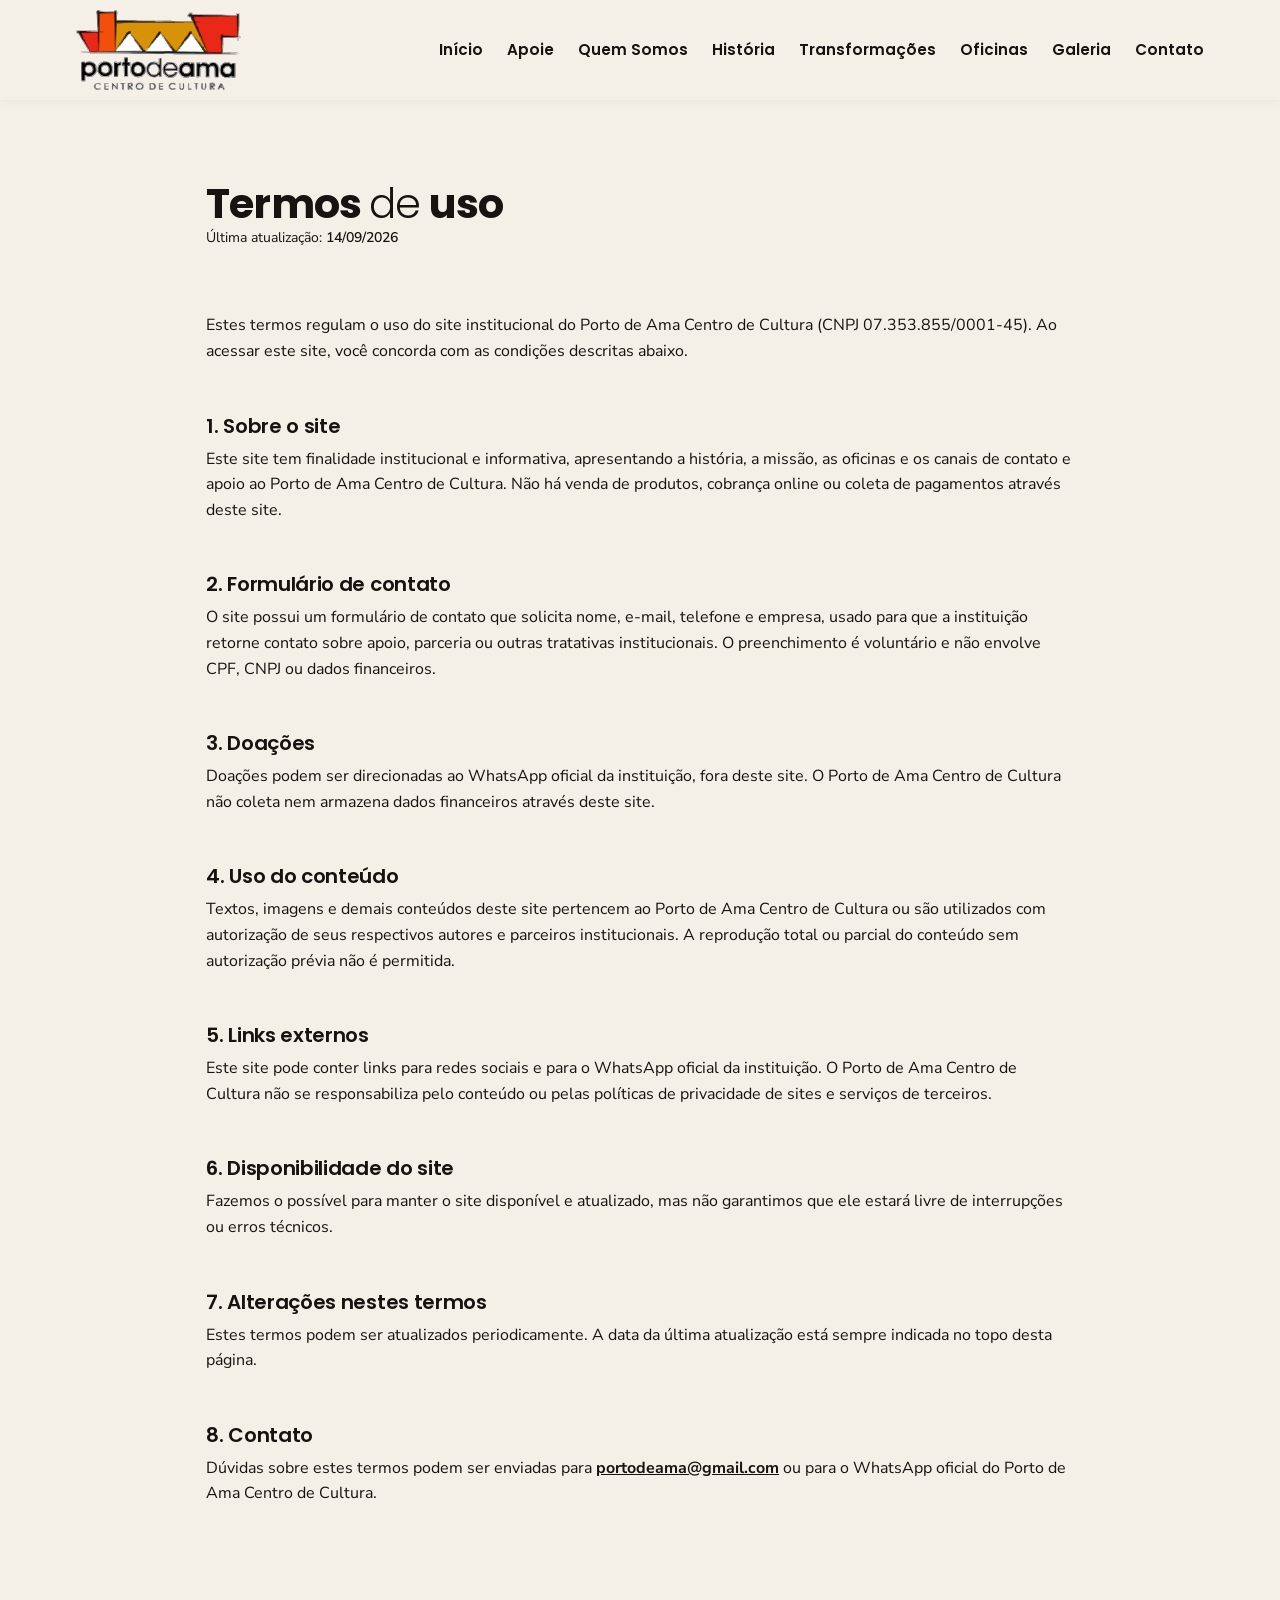
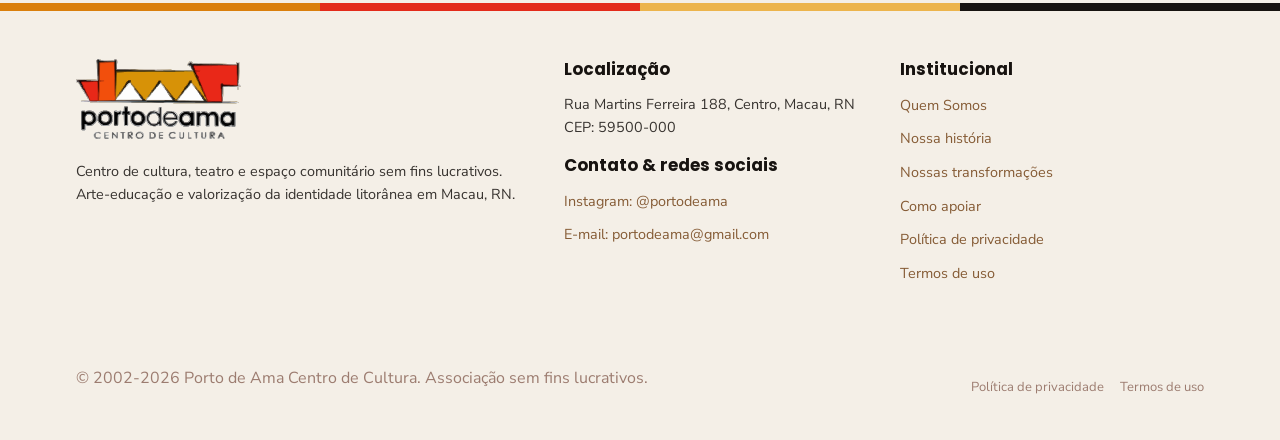
<file: termos-de-uso.html>
<!DOCTYPE html>
<html lang="pt-BR">
<head>
  <meta charset="UTF-8">
  <meta name="viewport" content="width=device-width, initial-scale=1.0">
  <meta name="color-scheme" content="light only">
  <meta name="description" content="Termos de uso do site institucional do Porto de Ama Centro de Cultura.">
  <title>Termos de Uso - Porto de Ama</title>
  <link rel="stylesheet" href="./design-tokens.css">
  <link rel="stylesheet" href="./style.css">
</head>
<body>

  <!-- ========================================================================
       NAVEGACAO SUPERIOR
       ======================================================================== -->
  <header class="site-header" id="site-header">
    <div class="container header-container">
      
      <a href="./index.html" class="brand-logo" aria-label="Porto de Ama Centro de Cultura, página inicial">
        <img src="./assets/images/LogoPortoDeAma.svg" alt="Porto de Ama Centro de Cultura" class="brand-logo-img" id="header-logo-img">
      </a>

      <button class="nav-toggle" id="nav-toggle" aria-label="Abrir menu de navegação" aria-expanded="false" aria-controls="nav-menu">
        <span class="nav-toggle-bar"></span>
        <span class="nav-toggle-bar"></span>
        <span class="nav-toggle-bar"></span>
      </button>

      <nav aria-label="Menu principal">
        <ul class="nav-menu" id="nav-menu">
          <li><a href="./index.html" class="nav-link">Início</a></li>
          <li><a href="javascript:void(0);" class="nav-link">Apoie</a></li>
          <li><a href="./quem-somos.html" class="nav-link">Quem Somos</a></li>
          <li><a href="./historia.html" class="nav-link">História</a></li>
          <li><a href="./transformacoes.html" class="nav-link">Transformações</a></li>
          <li><a href="./oficinas.html" class="nav-link">Oficinas</a></li>
          <li><a href="javascript:void(0);" class="nav-link">Galeria</a></li>
          <li><a href="./contato.html" class="nav-link">Contato</a></li>
        </ul>
      </nav>

    </div>
  </header>

  <main id="conteudo-principal">
    
    <section class="section" style="padding-top: 5rem;">
      <div class="container" style="max-width: 900px;">
        
        <!-- Cabeçalho -->
        <header style="margin-bottom: var(--space-3xl);">
          <h1 class="hero-title" style="margin-top: 0; margin-bottom: var(--space-s);">
            <span class="title-bold">Termos</span> <span class="title-light">de</span> <span class="title-bold">uso</span>
          </h1>
          <p style="margin: 0; color: var(--tinta); font-size: 0.875rem;">
            Última atualização: <strong>14/09/2026</strong>
          </p>
        </header>

        <!-- Conteúdo -->
        <div style="display: flex; flex-direction: column; gap: var(--space-2xl);">
          
          <p style="margin: 0;">Estes termos regulam o uso do site institucional do Porto de Ama Centro de Cultura (CNPJ 07.353.855/0001-45). Ao acessar este site, você concorda com as condições descritas abaixo.</p>

          <section>
            <h2 style="font-family: 'Poppins', sans-serif; font-weight: 600; font-size: 1.25rem; margin: 0 0 0.5rem 0; color: var(--tinta);">1. Sobre o site</h2>
            <p style="margin: 0;">Este site tem finalidade institucional e informativa, apresentando a história, a missão, as oficinas e os canais de contato e apoio ao Porto de Ama Centro de Cultura. Não há venda de produtos, cobrança online ou coleta de pagamentos através deste site.</p>
          </section>

          <section>
            <h2 style="font-family: 'Poppins', sans-serif; font-weight: 600; font-size: 1.25rem; margin: 0 0 0.5rem 0; color: var(--tinta);">2. Formulário de contato</h2>
            <p style="margin: 0;">O site possui um formulário de contato que solicita nome, e-mail, telefone e empresa, usado para que a instituição retorne contato sobre apoio, parceria ou outras tratativas institucionais. O preenchimento é voluntário e não envolve CPF, CNPJ ou dados financeiros.</p>
          </section>

          <section>
            <h2 style="font-family: 'Poppins', sans-serif; font-weight: 600; font-size: 1.25rem; margin: 0 0 0.5rem 0; color: var(--tinta);">3. Doações</h2>
            <p style="margin: 0;">Doações podem ser direcionadas ao WhatsApp oficial da instituição, fora deste site. O Porto de Ama Centro de Cultura não coleta nem armazena dados financeiros através deste site.</p>
          </section>

          <section>
            <h2 style="font-family: 'Poppins', sans-serif; font-weight: 600; font-size: 1.25rem; margin: 0 0 0.5rem 0; color: var(--tinta);">4. Uso do conteúdo</h2>
            <p style="margin: 0;">Textos, imagens e demais conteúdos deste site pertencem ao Porto de Ama Centro de Cultura ou são utilizados com autorização de seus respectivos autores e parceiros institucionais. A reprodução total ou parcial do conteúdo sem autorização prévia não é permitida.</p>
          </section>

          <section>
            <h2 style="font-family: 'Poppins', sans-serif; font-weight: 600; font-size: 1.25rem; margin: 0 0 0.5rem 0; color: var(--tinta);">5. Links externos</h2>
            <p style="margin: 0;">Este site pode conter links para redes sociais e para o WhatsApp oficial da instituição. O Porto de Ama Centro de Cultura não se responsabiliza pelo conteúdo ou pelas políticas de privacidade de sites e serviços de terceiros.</p>
          </section>

          <section>
            <h2 style="font-family: 'Poppins', sans-serif; font-weight: 600; font-size: 1.25rem; margin: 0 0 0.5rem 0; color: var(--tinta);">6. Disponibilidade do site</h2>
            <p style="margin: 0;">Fazemos o possível para manter o site disponível e atualizado, mas não garantimos que ele estará livre de interrupções ou erros técnicos.</p>
          </section>

          <section>
            <h2 style="font-family: 'Poppins', sans-serif; font-weight: 600; font-size: 1.25rem; margin: 0 0 0.5rem 0; color: var(--tinta);">7. Alterações nestes termos</h2>
            <p style="margin: 0;">Estes termos podem ser atualizados periodicamente. A data da última atualização está sempre indicada no topo desta página.</p>
          </section>

          <section>
            <h2 style="font-family: 'Poppins', sans-serif; font-weight: 600; font-size: 1.25rem; margin: 0 0 0.5rem 0; color: var(--tinta);">8. Contato</h2>
            <p style="margin: 0;">Dúvidas sobre estes termos podem ser enviadas para <a href="mailto:portodeama@gmail.com" style="color: var(--tinta); font-weight: bold; text-decoration: underline;">portodeama@gmail.com</a> ou para o WhatsApp oficial do Porto de Ama Centro de Cultura.</p>
          </section>

        </div>

      </div>
    </section>

  </main>

  <!-- ========================================================================
       RODAPE (Footer)
       ======================================================================== -->
  <footer class="site-footer" style="margin-top: var(--space-4xl);">
    
    <div class="palette-strip" aria-hidden="true">
      <div class="strip-color-1"></div>
      <div class="strip-color-2"></div>
      <div class="strip-color-3"></div>
      <div class="strip-color-4"></div>
    </div>

    <div class="container">
      <div class="footer-grid">
        
        <div class="footer-col">
          <a href="./index.html" class="brand-logo" aria-label="Porto de Ama Centro de Cultura">
            <img src="./assets/images/LogoPortoDeAma.svg" alt="Porto de Ama Centro de Cultura" class="brand-logo-img brand-logo-footer">
          </a>
          <p style="margin-top: 0.75rem;">
            Centro de cultura, teatro e espaço comunitário sem fins lucrativos. Arte-educação e valorização da identidade litorânea em Macau, RN.
          </p>
        </div>

        <div class="footer-col">
          <h3>Localização</h3>
          <address class="footer-address">
            <p>
              Rua Martins Ferreira 188, Centro, Macau, RN<br>
              CEP: 59500-000
            </p>
          </address>
          <div style="margin-top: 1rem;">
            <h3>Contato & redes sociais</h3>
            <ul class="footer-nav-list">
              <li><a href="https://instagram.com/portodeama" target="_blank" rel="noopener noreferrer">Instagram: @portodeama</a></li>
              <li><a href="mailto:portodeama@gmail.com">E-mail: portodeama@gmail.com</a></li>
            </ul>
          </div>
        </div>

        <div class="footer-col">
          <h3>Institucional</h3>
          <ul class="footer-nav-list">
            <li><a href="./quem-somos.html">Quem Somos</a></li>
            <li><a href="./historia.html">Nossa história</a></li>
            <li><a href="./transformacoes.html">Nossas transformações</a></li>
            <li><a href="./apoie.html">Como apoiar</a></li>
            <li><a href="./politica-de-privacidade.html">Política de privacidade</a></li>
            <li><a href="./termos-de-uso.html">Termos de uso</a></li>
          </ul>
        </div>

      </div>

      <div class="footer-bottom">
        <p>
          &copy; 2002-2026 Porto de Ama Centro de Cultura. Associação sem fins lucrativos.
        </p>
        <div class="footer-legal-links">
          <a href="./politica-de-privacidade.html">Política de privacidade</a>
          <a href="./termos-de-uso.html">Termos de uso</a>
        </div>
      </div>
    </div>
  </footer>

  <script src="./main.js" defer></script>
</body>
</html>
</file>
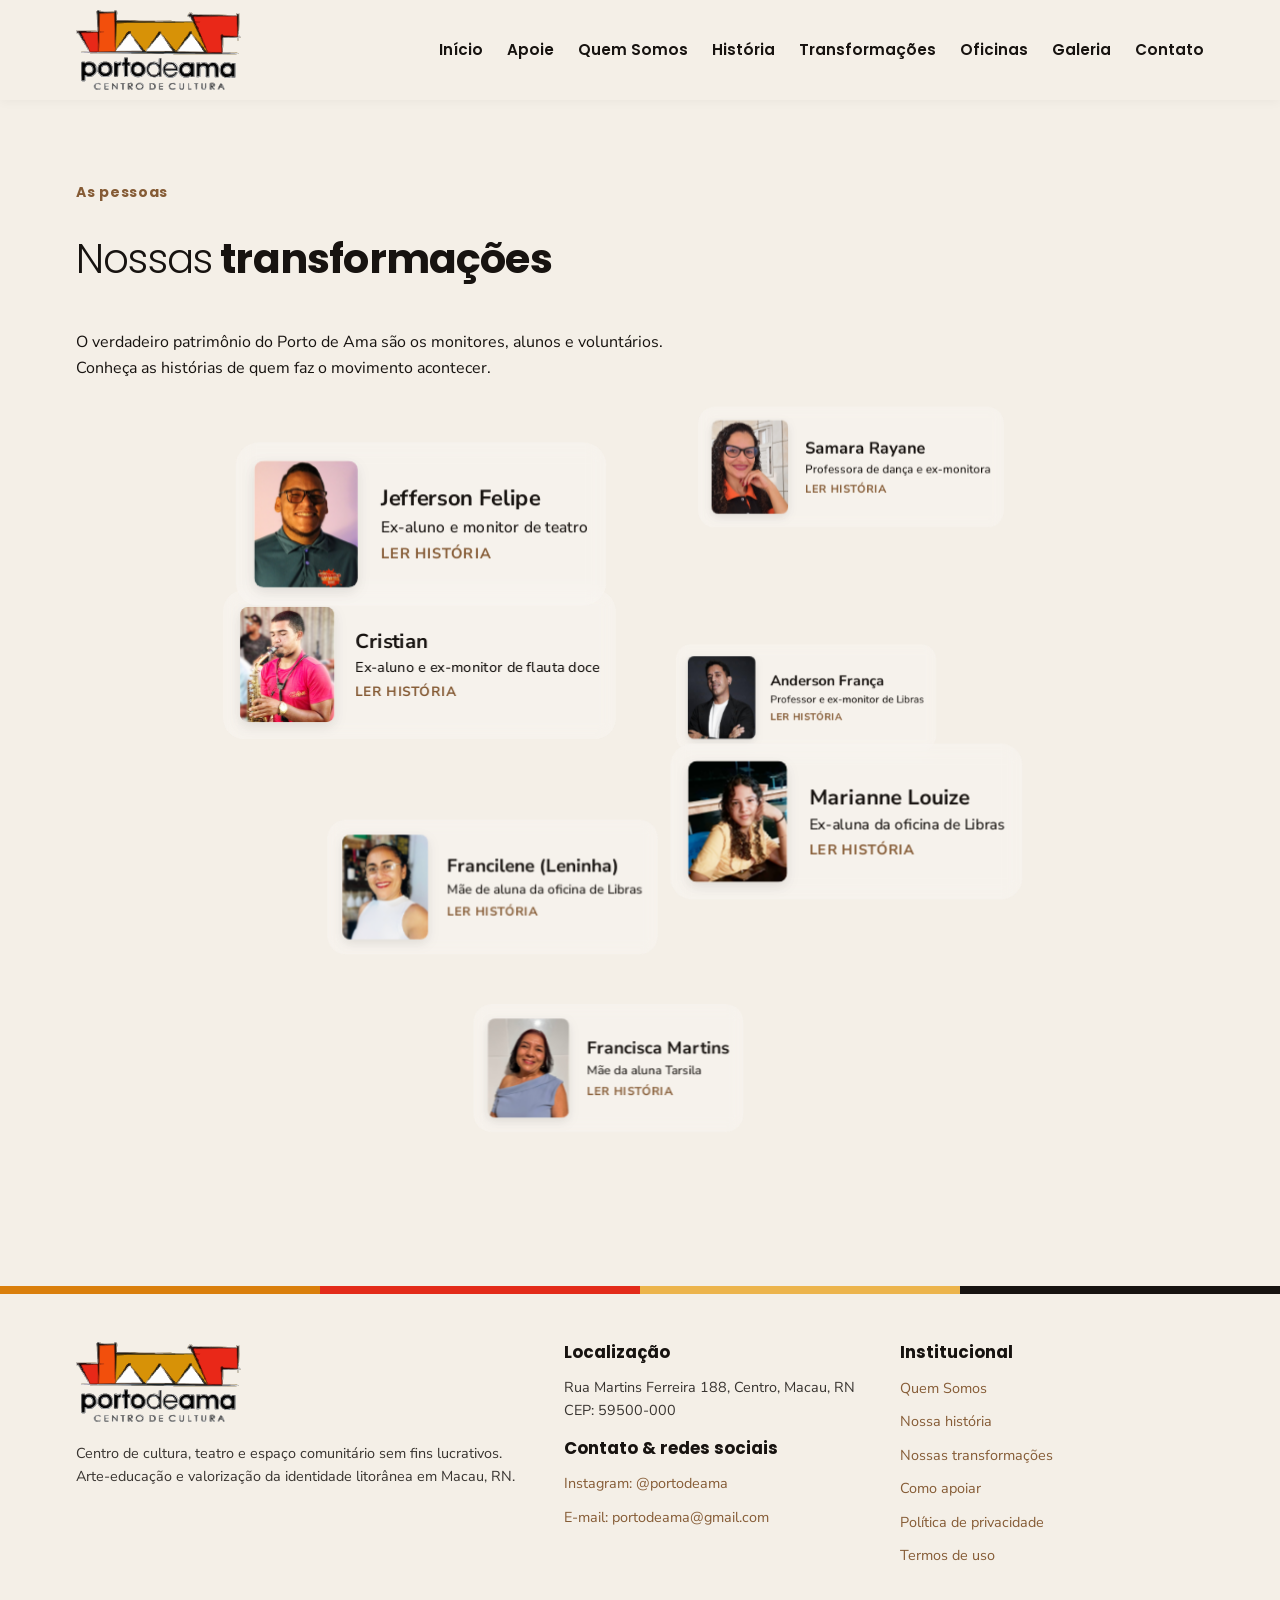
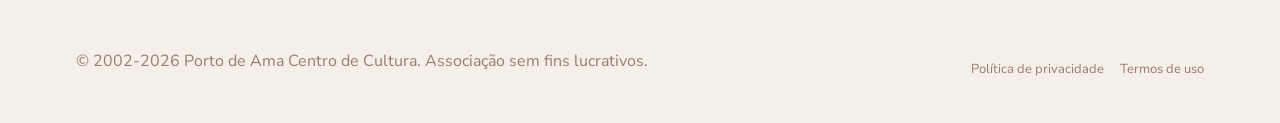
<file: transformacoes.html>
<!DOCTYPE html>
<html lang="pt-BR">
<head>
  <meta charset="UTF-8">
  <meta name="viewport" content="width=device-width, initial-scale=1.0">
  <meta name="color-scheme" content="light only">
  <meta name="description" content="Histórias do Porto de Ama Centro de Cultura: conheça a resistência, a fundação e as pessoas que fazem o movimento acontecer.">
  <title>Transformações - Porto de Ama Centro de Cultura</title>
  <link rel="stylesheet" href="./design-tokens.css">
  <link rel="stylesheet" href="./style.css">
</head>
<body>

  <!-- ========================================================================
       NAVEGACAO SUPERIOR
       ======================================================================== -->
  <header class="site-header" id="site-header">
    <div class="container header-container">
      
      <a href="./index.html" class="brand-logo" aria-label="Porto de Ama Centro de Cultura, página inicial">
        <img src="./assets/images/LogoPortoDeAma.svg" alt="Porto de Ama Centro de Cultura" class="brand-logo-img" id="header-logo-img">
      </a>

      <button class="nav-toggle" id="nav-toggle" aria-label="Abrir menu de navegação" aria-expanded="false" aria-controls="nav-menu">
        <span class="nav-toggle-bar"></span>
        <span class="nav-toggle-bar"></span>
        <span class="nav-toggle-bar"></span>
      </button>

      <nav aria-label="Menu principal">
        <ul class="nav-menu" id="nav-menu">
          <li><a href="./index.html" class="nav-link">Início</a></li>
          <li><a href="javascript:void(0);" class="nav-link">Apoie</a></li>
          <li><a href="./quem-somos.html" class="nav-link">Quem Somos</a></li>
          <li><a href="./historia.html" class="nav-link">História</a></li>
          <li><a href="./transformacoes.html" class="nav-link">Transformações</a></li>
          <li><a href="./oficinas.html" class="nav-link">Oficinas</a></li>
          <li><a href="javascript:void(0);" class="nav-link">Galeria</a></li>
          <li><a href="./contato.html" class="nav-link">Contato</a></li>
        </ul>
      </nav>

    </div>
  </header>

  <main id="conteudo-principal">

    <!-- ======================================================================
         CABEÇALHO DA PÁGINA
         ====================================================================== -->
    <section class="section" style="padding-top: 5rem; padding-bottom: 0;">
      <div class="container">
        <header class="fade-in" style="margin-bottom: 0; text-align: left;">
          <span class="eyebrow">As pessoas</span>
          <h1 class="hero-title" style="margin-top: 0;">
            <span class="title-light">Nossas</span> <span class="title-bold">transformações</span>
          </h1>
          <p style="max-width: 600px; margin: 0; color: var(--chumbo);">
            O verdadeiro patrimônio do Porto de Ama são os monitores, alunos e voluntários. Conheça as histórias de quem faz o movimento acontecer.
          </p>
        </header>
      </div>
    </section>

    <!-- ======================================================================
         GALERIA DE CARDS (Profundidade)
         ====================================================================== -->
    <section class="section" style="padding-top: 0; padding-bottom: 6rem;">
      <div class="container">
        
        <div class="people-cards-depth-grid">
          
          <!-- Card 1: Jefferson (1º Plano / Grande) -->
          <button type="button" class="person-depth-card" aria-label="Ver história completa de Jefferson Felipe" data-modal-target="modal-jefferson" style="--base-scale: 1.15; --base-x: -20px; --base-y: 20px; --delay: 0s; z-index: 5;">
            <div class="person-photo">
              <img src="./assets/images/historias/JeffersonFelipe.jpg" alt="Jefferson Felipe">
            </div>
            <div class="person-info">
              <p class="person-name">Jefferson Felipe</p>
              <p class="person-role">Ex-aluno e monitor de teatro</p>
              <span class="person-link">Ler história</span>
            </div>
          </button>

          <!-- Card 2: Samara (3º Plano / Distante) -->
          <button type="button" class="person-depth-card" aria-label="Ver história completa de Samara Rayane" data-modal-target="modal-samara" style="--base-scale: 0.85; --base-x: 40px; --base-y: -40px; --delay: -2s; z-index: 1;">
            <div class="person-photo" style="background-color: transparent; padding: 0;">
              <img src="./assets/images/historias/Samara%20Rayane.webp" alt="Samara Rayane">
            </div>
            <div class="person-info">
              <p class="person-name">Samara Rayane</p>
              <p class="person-role">Professora de dança e ex-monitora</p>
              <span class="person-link">Ler história</span>
            </div>
          </button>

          <!-- Card 3: Cristian (2º Plano / Médio) -->
          <button type="button" class="person-depth-card" aria-label="Ver história completa de Cristian" data-modal-target="modal-cristian" style="--base-scale: 1.05; --base-x: -30px; --base-y: -10px; --delay: -4s; z-index: 3;">
            <div class="person-photo">
              <img src="./assets/images/historias/Christian.webp" alt="Cristian">
            </div>
            <div class="person-info">
              <p class="person-name">Cristian</p>
              <p class="person-role">Ex-aluno e ex-monitor de flauta doce</p>
              <span class="person-link">Ler história</span>
            </div>
          </button>

          <!-- Card 4: Anderson (Plano de Fundo Escanteado) -->
          <button type="button" class="person-depth-card" aria-label="Ver história completa de Anderson França" data-modal-target="modal-anderson" style="--base-scale: 0.75; --base-x: -50px; --base-y: 30px; --delay: -1s; z-index: 0;">
            <div class="person-photo">
              <img src="./assets/images/historias/Anderson França.webp" alt="Anderson França">
            </div>
            <div class="person-info">
              <p class="person-name">Anderson França</p>
              <p class="person-role">Professor e ex-monitor de Libras</p>
              <span class="person-link">Ler história</span>
            </div>
          </button>

          <!-- Card 5: Francilene (2º Plano Inferior) -->
          <button type="button" class="person-depth-card" aria-label="Ver história completa de Francilene" data-modal-target="modal-francilene" style="--base-scale: 0.95; --base-x: 30px; --base-y: 40px; --delay: -3s; z-index: 2;">
            <div class="person-photo">
              <img src="./assets/images/historias/Francilene.webp" alt="Francilene">
            </div>
            <div class="person-info">
              <p class="person-name">Francilene (Leninha)</p>
              <p class="person-role">Mãe de aluna da oficina de Libras</p>
              <span class="person-link">Ler história</span>
            </div>
          </button>

          <!-- Card 6: Marianne Louize (1º Plano / Meio Direito) -->
          <button type="button" class="person-depth-card" aria-label="Ver história completa de Marianne Louize" data-modal-target="modal-marianne" style="--base-scale: 1.10; --base-x: 15px; --base-y: -25px; --delay: -5s; z-index: 4;">
            <div class="person-photo">
              <img src="./assets/images/historias/Marianne.webp" alt="Marianne Louize">
            </div>
            <div class="person-info">
              <p class="person-name">Marianne Louize</p>
              <p class="person-role">Ex-aluna da oficina de Libras</p>
              <span class="person-link">Ler história</span>
            </div>
          </button>

          <!-- Card 7: Francisca Martins (Plano Médio / Esquerda Inferior) -->
          <button type="button" class="person-depth-card" aria-label="Ver história completa de Francisca Martins" data-modal-target="modal-francisca" style="--base-scale: 0.90; --base-x: -35px; --base-y: 50px; --delay: -6s; z-index: 2;">
            <div class="person-photo">
              <img src="./assets/images/historias/FranciscaMartins.webp" alt="Francisca Martins">
            </div>
            <div class="person-info">
              <p class="person-name">Francisca Martins</p>
              <p class="person-role">Mãe da aluna Tarsila</p>
              <span class="person-link">Ler história</span>
            </div>
          </button>

        </div>

      </div>
    </section>

  </main>

  <!-- ========================================================================
       MODAIS (Pop-ups)
       ======================================================================== -->
  
  <!-- Modal Jefferson -->
  <div class="story-modal-backdrop" id="modal-jefferson" role="dialog" aria-modal="true" aria-labelledby="modal-jefferson-title" hidden>
    <div class="story-modal-content">
      <button class="story-modal-close" aria-label="Fechar história de Jefferson Felipe" data-modal-close>&times;</button>
      
      <div class="story-modal-header">
        <div class="story-modal-avatar">
           <img src="./assets/images/historias/JeffersonFelipe.jpg" alt="Jefferson Felipe">
        </div>
        <div>
          <h2 id="modal-jefferson-title" class="story-modal-title">Jefferson Felipe</h2>
          <p class="story-modal-role">Ex-aluno e monitor de teatro</p>
        </div>
      </div>
      
      <div class="story-modal-body">
        <p>Minha história com o teatro começou em 2011, na Escola Maria de Lourdes, por meio do Programa Mais Educação. Foi lá que conheci o professor Titico, que levou os alunos para continuarem as oficinas no Porto de Ama. Aos poucos, fui me apaixonando pela arte. Passei de aluno curioso a alguém que encontrou no palco sua forma de expressão.</p>
        
        <p>Fiz cursos de palhaçaria com o grupo As Potiguaras e na Casa de Cultura Popular, o que me abriu um novo universo. Hoje, além de fazer parte da Companhia de Teatro Porto de Ama, sou monitor da oficina de teatro. Ver novos alunos chegando e descobrindo a mesma magia que me encantou lá atrás me enche de orgulho. Porque, no fim das contas, ensinar arte também é uma forma de continuar fazendo arte.</p>
        
        <blockquote class="story-modal-quote">
          A arte me transformou. O teatro me ensinou. O circo me encantou. O palhaço me encontrou.
        </blockquote>
      </div>
    </div>
  </div>

  <!-- Modal Samara -->
  <div class="story-modal-backdrop" id="modal-samara" role="dialog" aria-modal="true" aria-labelledby="modal-samara-title" hidden>
    <div class="story-modal-content">
      <button class="story-modal-close" aria-label="Fechar história de Samara Rayane" data-modal-close>&times;</button>
      <div class="story-modal-header">
        <div class="story-modal-avatar" style="background:transparent; padding:0;">
           <img src="./assets/images/historias/Samara%20Rayane.webp" alt="Samara Rayane">
        </div>
        <div>
          <h2 id="modal-samara-title" class="story-modal-title">Samara Rayane</h2>
          <p class="story-modal-role">Professora de dança e ex-monitora</p>
        </div>
      </div>
      <div class="story-modal-body">
        <p>Hoje é um dia de celebração, de alegria e, principalmente, de gratidão. É com muito carinho que venho deixar minha mensagem em homenagem ao aniversário do Porto de Ama. Celebrar mais um ano de história é reconhecer a importância desse lugar, que representa encontros, memórias, cultura e momentos especiais para tantas pessoas. O Porto de Ama faz parte da minha história e da identidade de Macau, reunindo pessoas e proporcionando experiências que ficam guardadas na memória e no coração.</p>
        <p>Este ano são exatamente 13 anos que presto serviços ao mesmo. Desde os meus 18 anos, como monitora de dança do projeto Movimento Cultural, o Porto de Ama se tornou minha casa artística, onde cresci artisticamente e pude crescer também profissionalmente. Para mim, hoje, formada em licenciatura em dança e amante da arte, é muito bonito poder participar de uma celebração que valoriza a história, a cultura e as pessoas. Acredito que a arte, assim como os lugares que carregam significado, tem o poder de unir, emocionar e transformar. Atualmente estou à frente do Grudanporam (grupo de dança do Porto de Ama) como bailarina e coreógrafa. Desejo que o Porto de Ama continue sendo palco de muitos encontros, sorrisos, sonhos e histórias. Que cada novo ano traga ainda mais conquistas, momentos inesquecíveis e motivos para celebrar.</p>
        <p>Parabéns, Porto de Ama, por mais um ano de história! É uma alegria poder fazer parte desta celebração.</p>
        <p>Com carinho, Samara Rayane.</p>
        <blockquote class="story-modal-quote">
          O Porto de Ama se tornou minha casa artística, onde cresci artisticamente e pude crescer também profissionalmente.
        </blockquote>
      </div>
    </div>
  </div>

  <!-- Modal Cristian -->
  <div class="story-modal-backdrop" id="modal-cristian" role="dialog" aria-modal="true" aria-labelledby="modal-cristian-title" hidden>
    <div class="story-modal-content">
      <button class="story-modal-close" aria-label="Fechar história de Cristian" data-modal-close>&times;</button>
      <div class="story-modal-header">
        <div class="story-modal-avatar">
           <img src="./assets/images/historias/Christian.webp" alt="Cristian">
        </div>
        <div>
          <h2 id="modal-cristian-title" class="story-modal-title">Cristian</h2>
          <p class="story-modal-role">Ex-aluno e ex-monitor de flauta doce</p>
        </div>
      </div>
      <div class="story-modal-body">
        <p>Quando criança, eu tive a oportunidade de participar de um projeto social de música, o projeto social do Porto de Ama. Naquele momento, eu não imaginava que aquela oportunidade mudaria a minha vida.</p>
        <p>Foi através da música que aprendi muito mais do que tocar um instrumento. Aprendi sobre disciplina, responsabilidade, dedicação e, principalmente, a nunca desistir dos meus sonhos.</p>
        <p>O que começou como uma experiência na infância se tornou uma profissão. Hoje, sou músico militar do Exército Brasileiro e tenho muito orgulho da minha trajetória. Sou grato ao projeto que acreditou em mim e me deu a oportunidade de descobrir, através da música, um caminho para o meu futuro.</p>
        <p>Minha história é a prova de que uma oportunidade pode transformar a vida de uma criança e fazer um sonho se tornar realidade.</p>
        <blockquote class="story-modal-quote">
          O que começou como uma experiência na infância se tornou uma profissão. Hoje, sou músico militar do Exército Brasileiro e tenho muito orgulho da minha trajetória.
        </blockquote>
      </div>
    </div>
  </div>

  <!-- Modal Anderson -->
  <div class="story-modal-backdrop" id="modal-anderson" role="dialog" aria-modal="true" aria-labelledby="modal-anderson-title" hidden>
    <div class="story-modal-content">
      <button class="story-modal-close" aria-label="Fechar história de Anderson França" data-modal-close>&times;</button>
      <div class="story-modal-header">
        <div class="story-modal-avatar">
           <img src="./assets/images/historias/Anderson França.webp" alt="Anderson França">
        </div>
        <div>
          <h2 id="modal-anderson-title" class="story-modal-title">Anderson França</h2>
          <p class="story-modal-role">Professor e ex-monitor de Libras</p>
        </div>
      </div>
      <div class="story-modal-body">
        <p>Sou professor de biologia e também tenho experiência na área de coordenação pedagógica. No entanto, uma das experiências mais significativas da minha trajetória profissional começou em 2021, quando ingressei como monitor de Libras no Movimento Cultural, um projeto social que me apresentou novos desafios, aprendizados e possibilidades.</p>
        <p>Naquele momento, recebi o desafio de trabalhar a língua brasileira de sinais (Libras) com alunos das redes pública e privada, utilizando uma perspectiva artística, teatral. Era uma proposta diferente e, ao mesmo tempo, desafiadora: ensinar Libras por meio da arte, da expressão corporal, da criatividade e da interação.</p>
        <p>Ao longo de três anos, tive a oportunidade de aprender muito mais do que ensinar. Com a confiança da direção e da coordenação, além do apoio e da parceria dos colegas monitores, pude contribuir para o desenvolvimento do projeto e vivenciar momentos que guardo com muito carinho.</p>
        <p>Foram três anos de uma experiência verdadeiramente mágica, que me permitiu crescer profissionalmente e, principalmente, compreender ainda mais a importância da Libras, da inclusão e da valorização das diferentes formas de comunicação e expressão. Tenho um orgulho imenso de ter feito parte dessa história.</p>
        <p>As experiências vivenciadas no Movimento Cultural despertaram em mim o desejo de continuar me aperfeiçoando. Com dedicação, estudo e a certeza de que poderia contribuir ainda mais para a educação de pessoas surdas, decidi pleitear o concurso público do estado do Rio Grande do Norte para o cargo de professor de Libras.</p>
        <p>Consegui a aprovação.</p>
        <p>Hoje, sou servidor público do estado do Rio Grande do Norte e atuo no atendimento educacional especializado em Libras, levando comigo muitos dos aprendizados, valores e experiências que construí ao longo dessa caminhada.</p>
        <p>O Movimento Cultural não foi apenas um projeto do qual participei, foi um espaço de descobertas, encontros, aprendizagens e transformação.</p>
        <p>Tenho muito orgulho de ter feito parte dessa história e de poder dizer que essa experiência também ajudou a construir o profissional que sou hoje.</p>
        <blockquote class="story-modal-quote">
          Hoje, sou servidor público do estado do Rio Grande do Norte e atuo no atendimento educacional especializado em Libras.
        </blockquote>
      </div>
    </div>
  </div>

  <!-- Modal Francilene -->
  <div class="story-modal-backdrop" id="modal-francilene" role="dialog" aria-modal="true" aria-labelledby="modal-francilene-title" hidden>
    <div class="story-modal-content">
      <button class="story-modal-close" aria-label="Fechar história de Francilene" data-modal-close>&times;</button>
      <div class="story-modal-header">
        <div class="story-modal-avatar">
           <img src="./assets/images/historias/Francilene.webp" alt="Francilene">
        </div>
        <div>
          <h2 id="modal-francilene-title" class="story-modal-title">Francilene (Leninha)</h2>
          <p class="story-modal-role">Mãe de aluna da oficina de Libras</p>
        </div>
      </div>
      <div class="story-modal-body">
        <p>Olá, me chamo Francilene, mas conhecida como Leninha. Sou mãe da aluna Jhully Maria, que faz parte da oficina de Libras.</p>
        <p>O Porto de Ama é uma instituição que revela vários talentos por meio das oficinas. É um espaço que oferece às crianças e aos jovens a oportunidade de aprendizado, crescimento, convivência e novas experiências por meio de várias oficinas (Libras, dança, flauta, teatro, canto e fotografia), além de proporcionar contato com diferentes formas de arte e conhecimento.</p>
        <p>Como mãe, considero muito importante que minha filha tenha tido a oportunidade de conhecer e aprender Libras. É um conhecimento que ela pode levar para toda a vida e que contribui não apenas para o aprendizado de uma nova habilidade, mas também para o desenvolvimento de valores como respeito, empatia e inclusão.</p>
        <blockquote class="story-modal-quote">
          É um conhecimento que ela pode levar para toda a vida e que contribui não apenas para o aprendizado de uma nova habilidade, mas também para o desenvolvimento de valores como respeito, empatia e inclusão.
        </blockquote>
      </div>
    </div>
  </div>

  <!-- Modal Marianne -->
  <div class="story-modal-backdrop" id="modal-marianne" role="dialog" aria-modal="true" aria-labelledby="modal-marianne-title" hidden>
    <div class="story-modal-content">
      <button class="story-modal-close" aria-label="Fechar história de Marianne Louize" data-modal-close>&times;</button>
      <div class="story-modal-header">
        <div class="story-modal-avatar">
           <img src="./assets/images/historias/Marianne.webp" alt="Marianne Louize">
        </div>
        <div>
          <h2 id="modal-marianne-title" class="story-modal-title">Marianne Louize</h2>
          <p class="story-modal-role">Ex-aluna da oficina de Libras</p>
        </div>
      </div>
      <div class="story-modal-body">
        <p>Oi, pessoal! Meu nome é Marianne Louize e fui aluna do Porto de Ama, na oficina de Libras, por 2 ou 3 anos.</p>
        <p>O Porto de Ama foi uma parte muito importante de mim e da minha história. Transformou meu modo de ver o mundo e de lidar com as dificuldades, me ajudando a superar minhas inseguranças ao lado dos meus colegas de oficina e do meu professor.</p>
        <p>O projeto me ajudou a desenvolver melhor minha comunicação com o público e a aprender a ser mais inclusiva e compreensiva com as pessoas ao meu redor.</p>
        <p>Durante todo esse tempo, o Projeto Porto de Ama foi minha segunda casa. Um lugar para o qual eu esperava ansiosamente todos os dias para estar. Não era apenas um espaço onde ensinavam, era uma família. Em meio a risadas e brincadeiras, nós nos fortalecíamos, aprendendo e crescendo juntos.</p>
        <p>Agradeço a todos os professores e envolvidos no projeto. Vocês fizeram parte de quem eu sou hoje!</p>
        <blockquote class="story-modal-quote">
          O Porto de Ama foi uma parte muito importante de mim e da minha história. Transformou meu modo de ver o mundo e de lidar com as dificuldades.
        </blockquote>
      </div>
    </div>
  </div>

  <!-- Modal Francisca -->
  <div class="story-modal-backdrop" id="modal-francisca" role="dialog" aria-modal="true" aria-labelledby="modal-francisca-title" hidden>
    <div class="story-modal-content">
      <button class="story-modal-close" aria-label="Fechar história de Francisca Martins" data-modal-close>&times;</button>
      <div class="story-modal-header">
        <div class="story-modal-avatar">
           <img src="./assets/images/historias/FranciscaMartins.webp" alt="Francisca Martins">
        </div>
        <div>
          <h2 id="modal-francisca-title" class="story-modal-title">Francisca Martins</h2>
          <p class="story-modal-role">Mãe da aluna Tarsila</p>
        </div>
      </div>
      <div class="story-modal-body">
        <p>É com muita alegria, carinho e admiração que parabenizo toda a equipe do Porto de Ama Macau pelo belíssimo trabalho desenvolvido ao longo dos anos em favor das nossas crianças e adolescentes.</p>
        <p>A adolescência é um tempo de descobertas, sonhos e transformações. Nesse caminho, a arte acolhe, desperta, transforma e abre possibilidades.</p>
        <p>Por meio das oficinas de dança, teatro, flauta doce, Libras, fotografia e canto coral, o Porto de Ama promove muito mais do que atividades culturais, cria oportunidades, desperta talentos, fortalece vínculos e contribui para o desenvolvimento físico, cognitivo, emocional e social de meninas e meninos.</p>
        <p>A cada espetáculo, somos brindados com magia, beleza e emoção, testemunhando o poder da arte na transformação de vidas.</p>
        <p>Minha gratidão, carinho e reconhecimento a toda a equipe do Porto de Ama, por semear arte, cultura, educação e esperança em nossa cidade.</p>
        <p>Que nunca faltem sonhos, arte e oportunidades para que nossas jovens sejam protagonistas de suas próprias histórias.</p>
        <blockquote class="story-modal-quote">
          A arte acolhe, desperta, transforma e abre possibilidades.
        </blockquote>
      </div>
    </div>
  </div>

  <!-- ========================================================================
       RODAPE (Footer)
       ======================================================================== -->
  <footer class="site-footer" style="margin-top: var(--space-4xl);">
    
    <div class="palette-strip" aria-hidden="true">
      <div class="strip-color-1"></div>
      <div class="strip-color-2"></div>
      <div class="strip-color-3"></div>
      <div class="strip-color-4"></div>
    </div>

    <div class="container">
      <div class="footer-grid">
        
        <div class="footer-col">
          <a href="./index.html" class="brand-logo" aria-label="Porto de Ama Centro de Cultura">
            <img src="./assets/images/LogoPortoDeAma.svg" alt="Porto de Ama Centro de Cultura" class="brand-logo-img brand-logo-footer">
          </a>
          <p style="margin-top: 0.75rem;">
            Centro de cultura, teatro e espaço comunitário sem fins lucrativos. Arte-educação e valorização da identidade litorânea em Macau, RN.
          </p>
        </div>

        <div class="footer-col">
          <h3>Localização</h3>
          <address class="footer-address">
            <p>
              Rua Martins Ferreira 188, Centro, Macau, RN<br>
              CEP: 59500-000
            </p>
          </address>
          <div style="margin-top: 1rem;">
            <h3>Contato & redes sociais</h3>
            <ul class="footer-nav-list">
              <li><a href="https://instagram.com/portodeama" target="_blank" rel="noopener noreferrer">Instagram: @portodeama</a></li>
              <li><a href="mailto:portodeama@gmail.com">E-mail: portodeama@gmail.com</a></li>
            </ul>
          </div>
        </div>

        <div class="footer-col">
          <h3>Institucional</h3>
          <ul class="footer-nav-list">
            <li><a href="./quem-somos.html">Quem Somos</a></li>
            <li><a href="./historia.html">Nossa história</a></li>
            <li><a href="./transformacoes.html">Nossas transformações</a></li>
            <li><a href="./apoie.html">Como apoiar</a></li>
            <li><a href="./politica-de-privacidade.html">Política de privacidade</a></li>
            <li><a href="./termos-de-uso.html">Termos de uso</a></li>
          </ul>
        </div>

      </div>

      <div class="footer-bottom">
        <p>
          &copy; 2002-2026 Porto de Ama Centro de Cultura. Associação sem fins lucrativos.
        </p>
        <div class="footer-legal-links">
          <a href="./politica-de-privacidade.html">Política de privacidade</a>
          <a href="./termos-de-uso.html">Termos de uso</a>
        </div>
      </div>
    </div>
  </footer>

  <script src="./main.js" defer></script>
  <script>
    document.addEventListener("DOMContentLoaded", () => {
      const modalTriggers = document.querySelectorAll('[data-modal-target]');
      const modalCloseBtns = document.querySelectorAll('[data-modal-close]');
      const backdrops = document.querySelectorAll('.story-modal-backdrop');
      
      let lastFocusedElement;

      function openModal(modalId) {
        const modal = document.getElementById(modalId);
        if (!modal) return;
        
        lastFocusedElement = document.activeElement;
        
        modal.hidden = false;
        document.body.style.overflow = 'hidden';
        
        const closeBtn = modal.querySelector('.story-modal-close');
        if (closeBtn) closeBtn.focus();
      }

      function closeModal(modal) {
        if (!modal) return;
        modal.hidden = true;
        document.body.style.overflow = '';
        
        if (lastFocusedElement) {
          lastFocusedElement.focus();
        }
      }

      modalTriggers.forEach(btn => {
        btn.addEventListener('click', () => {
          const targetId = btn.getAttribute('data-modal-target');
          openModal(targetId);
        });
      });

      modalCloseBtns.forEach(btn => {
        btn.addEventListener('click', (e) => {
          const modal = e.target.closest('.story-modal-backdrop');
          closeModal(modal);
        });
      });

      backdrops.forEach(backdrop => {
        backdrop.addEventListener('click', (e) => {
          if (e.target === backdrop) {
            closeModal(backdrop);
          }
        });
      });

      document.addEventListener('keydown', (e) => {
        if (e.key === 'Escape') {
          const openModal = document.querySelector('.story-modal-backdrop:not([hidden])');
          if (openModal) closeModal(openModal);
        }
      });
      
      // Focus Trap simplificado
      document.addEventListener('keydown', (e) => {
        if (e.key === 'Tab') {
          const openModal = document.querySelector('.story-modal-backdrop:not([hidden])');
          if (!openModal) return;
          
          const focusableElements = openModal.querySelectorAll('button, [href], input, select, textarea, [tabindex]:not([tabindex="-1"])');
          const firstElement = focusableElements[0];
          const lastElement = focusableElements[focusableElements.length - 1];

          if (e.shiftKey) {
            if (document.activeElement === firstElement) {
              lastElement.focus();
              e.preventDefault();
            }
          } else {
            if (document.activeElement === lastElement) {
              firstElement.focus();
              e.preventDefault();
            }
          }
        }
      });
    });
  </script>
</body>
</html>
</file>
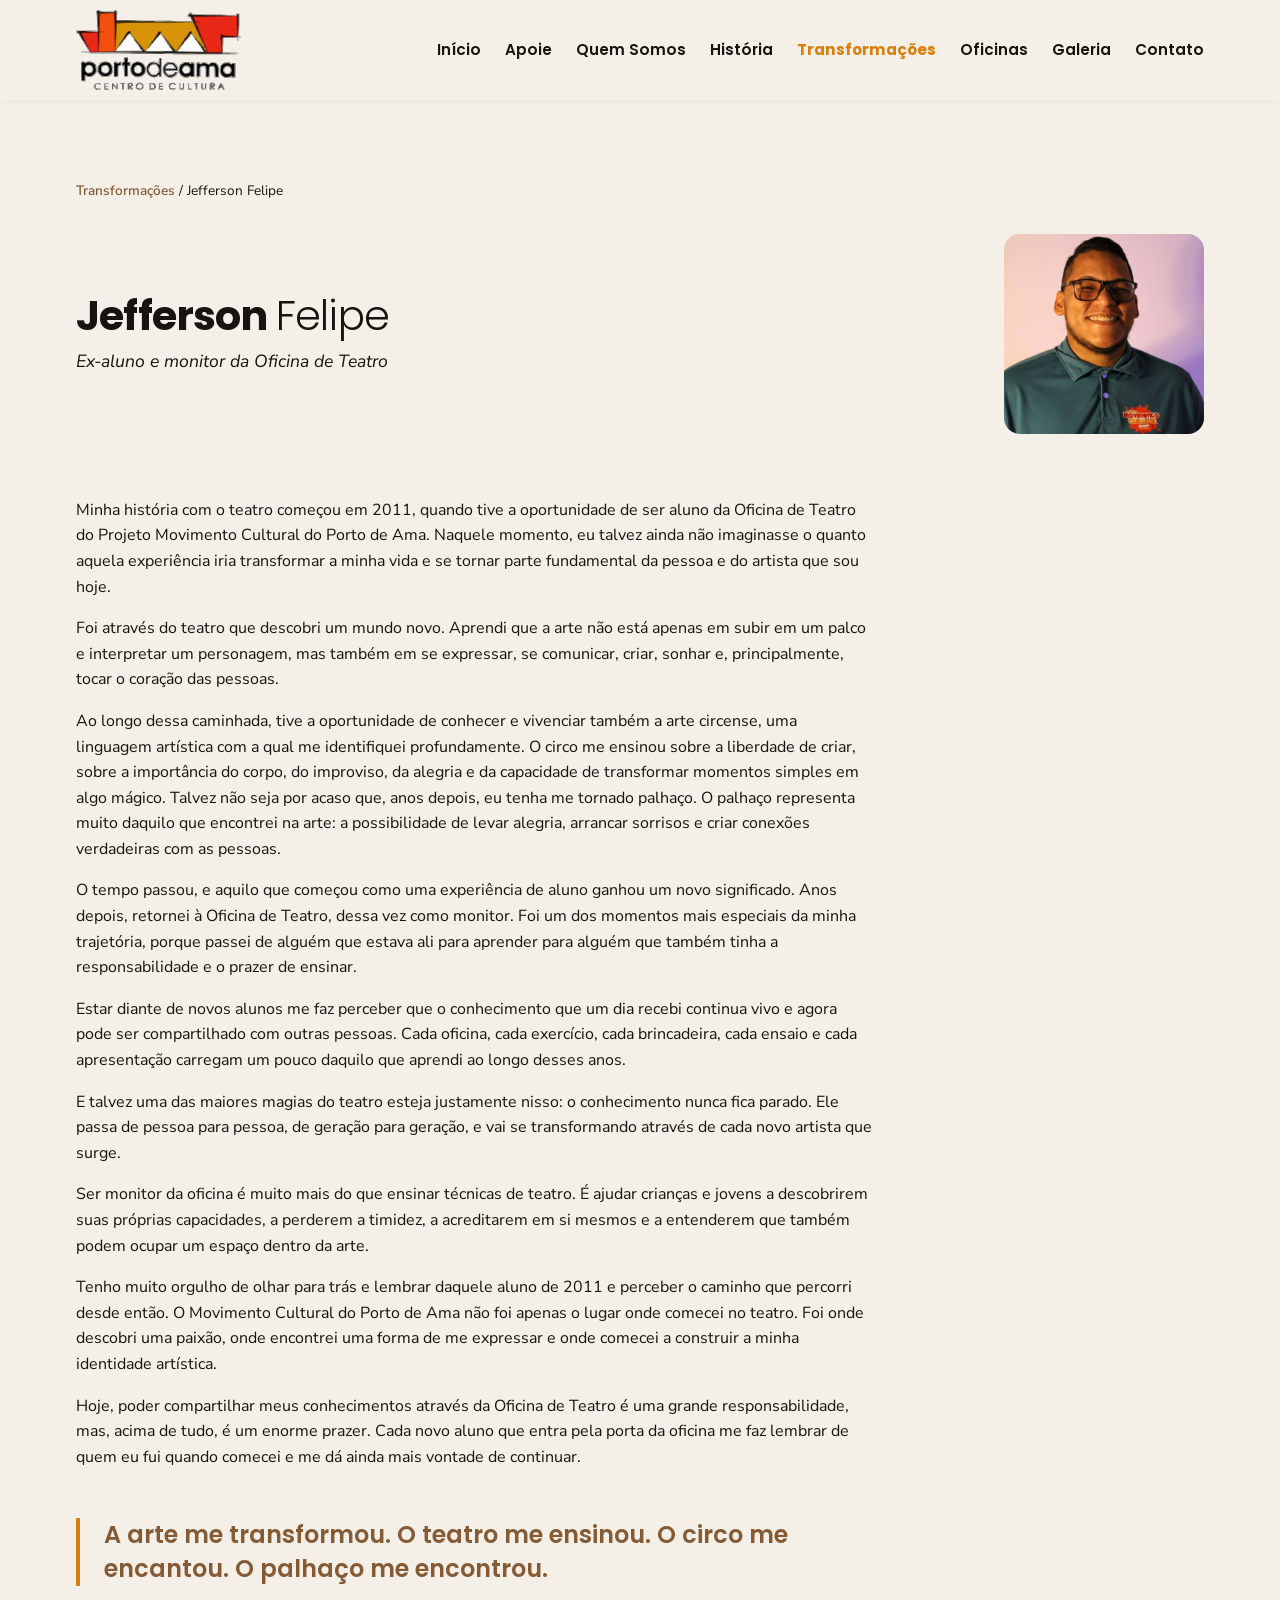
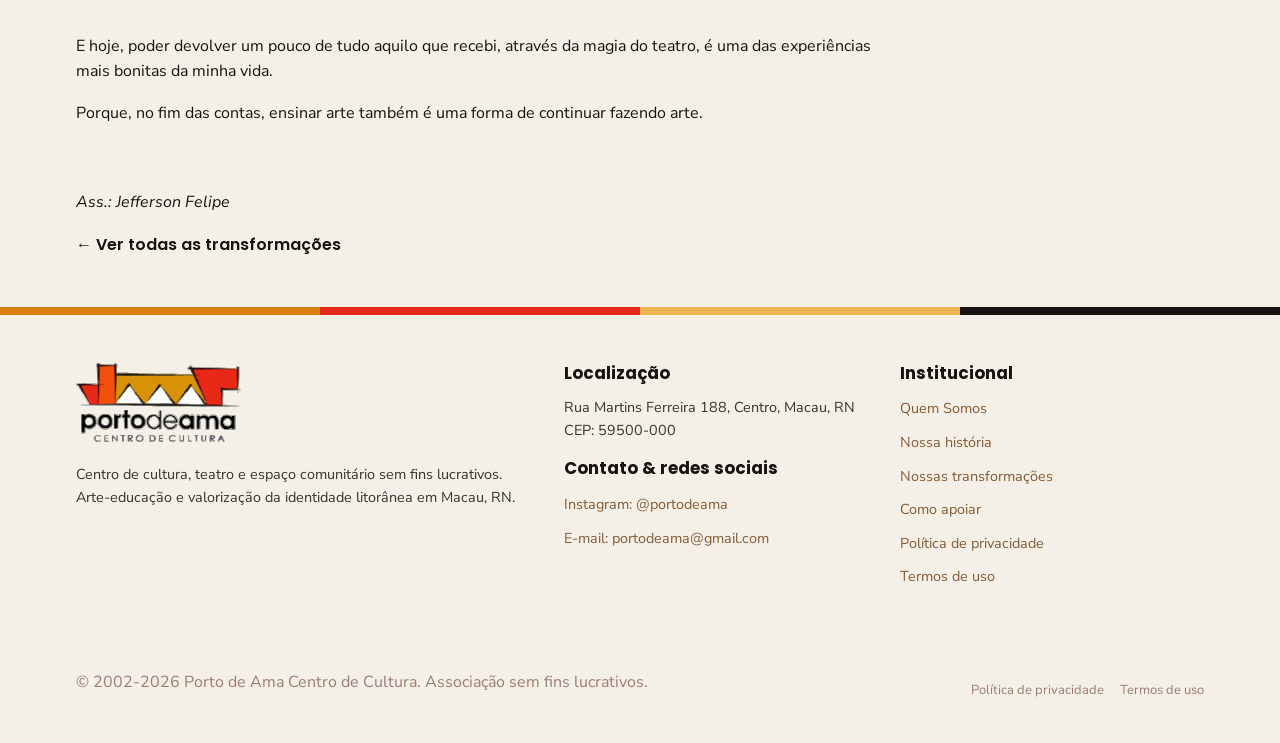
<file: historias/jefferson-felipe.html>
<!DOCTYPE html>
<html lang="pt-BR">
<head>
  <meta charset="UTF-8">
  <meta name="viewport" content="width=device-width, initial-scale=1.0">
  <meta name="color-scheme" content="light only">
  <meta name="description" content="História de Jefferson Felipe - Porto de Ama Centro de Cultura">
  <title>Jefferson Felipe - Histórias - Porto de Ama</title>
  <link rel="stylesheet" href="../design-tokens.css">
  <link rel="stylesheet" href="../style.css">
</head>
<body>

  <!-- ========================================================================
       NAVEGACAO SUPERIOR
       ======================================================================== -->
  <header class="site-header" id="site-header">
    <div class="container header-container">
      
      <a href="../index.html" class="brand-logo" aria-label="Porto de Ama Centro de Cultura, página inicial">
        <img src="../assets/images/LogoPortoDeAma.svg" alt="Porto de Ama Centro de Cultura" class="brand-logo-img" id="header-logo-img">
      </a>

      <button class="nav-toggle" id="nav-toggle" aria-label="Abrir menu de navegação" aria-expanded="false" aria-controls="nav-menu">
        <span class="nav-toggle-bar"></span>
        <span class="nav-toggle-bar"></span>
        <span class="nav-toggle-bar"></span>
      </button>

      <nav aria-label="Menu principal">
        <ul class="nav-menu" id="nav-menu">
          <li><a href="../index.html" class="nav-link">Início</a></li>
          <li><a href="javascript:void(0);" class="nav-link">Apoie</a></li>
          <li><a href="../quem-somos.html" class="nav-link">Quem Somos</a></li>
          <li><a href="../historia.html" class="nav-link">História</a></li>
          <li><a href="../transformacoes.html" class="nav-link nav-link-highlight">Transformações</a></li>
          <li><a href="../oficinas.html" class="nav-link">Oficinas</a></li>
          <li><a href="javascript:void(0);" class="nav-link">Galeria</a></li>
          <li><a href="../contato.html" class="nav-link">Contato</a></li>
        </ul>
      </nav>

    </div>
  </header>

  <main id="conteudo-principal">

    <section class="section story-section">
      <div class="container">
        
        <div class="story-breadcrumb">
          <a href="../transformacoes.html">Transformações</a> / Jefferson Felipe
        </div>

        <div class="story-header">
          <div class="story-header-text">
            <h1 class="hero-title" style="margin: 0;">
              <span class="title-bold">Jefferson</span> <span class="title-light">Felipe</span>
            </h1>
            <p class="story-role">Ex-aluno e monitor da Oficina de Teatro</p>
          </div>
          
          <div class="story-hero-photo">
            <img src="../assets/images/historias/JeffersonFelipe.jpg" alt="Jefferson Felipe">
          </div>
        </div>

        <article class="story-body">
          <p>
            Minha história com o teatro começou em 2011, quando tive a oportunidade de ser aluno da Oficina de Teatro do Projeto Movimento Cultural do Porto de Ama. Naquele momento, eu talvez ainda não imaginasse o quanto aquela experiência iria transformar a minha vida e se tornar parte fundamental da pessoa e do artista que sou hoje.
          </p>
          
          <p>
            Foi através do teatro que descobri um mundo novo. Aprendi que a arte não está apenas em subir em um palco e interpretar um personagem, mas também em se expressar, se comunicar, criar, sonhar e, principalmente, tocar o coração das pessoas.
          </p>

          <p>
            Ao longo dessa caminhada, tive a oportunidade de conhecer e vivenciar também a arte circense, uma linguagem artística com a qual me identifiquei profundamente. O circo me ensinou sobre a liberdade de criar, sobre a importância do corpo, do improviso, da alegria e da capacidade de transformar momentos simples em algo mágico. Talvez não seja por acaso que, anos depois, eu tenha me tornado palhaço. O palhaço representa muito daquilo que encontrei na arte: a possibilidade de levar alegria, arrancar sorrisos e criar conexões verdadeiras com as pessoas.
          </p>

          <p>
            O tempo passou, e aquilo que começou como uma experiência de aluno ganhou um novo significado. Anos depois, retornei à Oficina de Teatro, dessa vez como monitor. Foi um dos momentos mais especiais da minha trajetória, porque passei de alguém que estava ali para aprender para alguém que também tinha a responsabilidade e o prazer de ensinar.
          </p>

          <p>
            Estar diante de novos alunos me faz perceber que o conhecimento que um dia recebi continua vivo e agora pode ser compartilhado com outras pessoas. Cada oficina, cada exercício, cada brincadeira, cada ensaio e cada apresentação carregam um pouco daquilo que aprendi ao longo desses anos.
          </p>

          <p>
            E talvez uma das maiores magias do teatro esteja justamente nisso: o conhecimento nunca fica parado. Ele passa de pessoa para pessoa, de geração para geração, e vai se transformando através de cada novo artista que surge.
          </p>

          <p>
            Ser monitor da oficina é muito mais do que ensinar técnicas de teatro. É ajudar crianças e jovens a descobrirem suas próprias capacidades, a perderem a timidez, a acreditarem em si mesmos e a entenderem que também podem ocupar um espaço dentro da arte.
          </p>

          <p>
            Tenho muito orgulho de olhar para trás e lembrar daquele aluno de 2011 e perceber o caminho que percorri desde então. O Movimento Cultural do Porto de Ama não foi apenas o lugar onde comecei no teatro. Foi onde descobri uma paixão, onde encontrei uma forma de me expressar e onde comecei a construir a minha identidade artística.
          </p>

          <p>
            Hoje, poder compartilhar meus conhecimentos através da Oficina de Teatro é uma grande responsabilidade, mas, acima de tudo, é um enorme prazer. Cada novo aluno que entra pela porta da oficina me faz lembrar de quem eu fui quando comecei e me dá ainda mais vontade de continuar.
          </p>

          <div class="pull-quote-inline">
            A arte me transformou. O teatro me ensinou. O circo me encantou. O palhaço me encontrou.
          </div>

          <p>
            E hoje, poder devolver um pouco de tudo aquilo que recebi, através da magia do teatro, é uma das experiências mais bonitas da minha vida.
          </p>

          <p>
            Porque, no fim das contas, ensinar arte também é uma forma de continuar fazendo arte.
          </p>

          <p class="story-signature">Ass.: Jefferson Felipe</p>
          
          <a href="../transformacoes.html" class="story-return">&larr; Ver todas as transformações</a>
        </article>

      </div>
    </section>

  </main>

  <!-- ========================================================================
       RODAPE (Footer)
       ======================================================================== -->
  <footer class="site-footer">
    
    <div class="palette-strip" aria-hidden="true">
      <div class="strip-color-1"></div>
      <div class="strip-color-2"></div>
      <div class="strip-color-3"></div>
      <div class="strip-color-4"></div>
    </div>

    <div class="container">
      <div class="footer-grid">
        
        <div class="footer-col">
          <a href="../index.html" class="brand-logo" aria-label="Porto de Ama Centro de Cultura">
            <img src="../assets/images/LogoPortoDeAma.svg" alt="Porto de Ama Centro de Cultura" class="brand-logo-img brand-logo-footer">
          </a>
          <p style="margin-top: 0.75rem;">
            Centro de cultura, teatro e espaço comunitário sem fins lucrativos. Arte-educação e valorização da identidade litorânea em Macau, RN.
          </p>
        </div>

        <div class="footer-col">
          <h3>Localização</h3>
          <address class="footer-address">
            <p>
              Rua Martins Ferreira 188, Centro, Macau, RN<br>
              CEP: 59500-000
            </p>
          </address>
          <div style="margin-top: 1rem;">
            <h3>Contato & redes sociais</h3>
            <ul class="footer-nav-list">
              <li><a href="https://instagram.com/portodeama" target="_blank" rel="noopener noreferrer">Instagram: @portodeama</a></li>
              <li><a href="mailto:portodeama@gmail.com">E-mail: portodeama@gmail.com</a></li>
            </ul>
          </div>
        </div>

        <div class="footer-col">
          <h3>Institucional</h3>
          <ul class="footer-nav-list">
            <li><a href="../quem-somos.html">Quem Somos</a></li>
            <li><a href="../historia.html">Nossa história</a></li>
            <li><a href="../transformacoes.html">Nossas transformações</a></li>
            <li><a href="../apoie.html">Como apoiar</a></li>
            <li><a href="../politica-de-privacidade.html">Política de privacidade</a></li>
            <li><a href="../termos-de-uso.html">Termos de uso</a></li>
          </ul>
        </div>

      </div>

      <div class="footer-bottom">
        <p>
          &copy; 2002-2026 Porto de Ama Centro de Cultura. Associação sem fins lucrativos.
        </p>
        <div class="footer-legal-links">
          <a href="../politica-de-privacidade.html">Política de privacidade</a>
          <a href="../termos-de-uso.html">Termos de uso</a>
        </div>
      </div>
    </div>
  </footer>

  <script src="../main.js" defer></script>
</body>
</html>
</file>
<file: design-tokens.css>
/* ==========================================================================
   PORTO DE AMA CENTRO DE CULTURA, MACAU, RN
   DESIGN SYSTEM E DESIGN TOKENS (design-tokens.css)
   
   Contexto:
   Teatro e centro cultural sem fins lucrativos localizado em Macau, RN.
   O nome vem da origem indigena e historica da cidade: Macau deriva de
   "Amangao", que significa Porto de Ama, a deusa protetora dos navegadores.
   A identidade visual conecta as raizes do sal marinho, cristalizadores,
   sol, terra, ventos e lagoas litoraneas.
   ========================================================================== */

/* --------------------------------------------------------------------------
   1. IMPORTACAO DE FONTES (Google Fonts)
   Poppins: 300 (light), 400 (regular), 700 (bold)
   Nunito Sans: 400 (regular), 600 (semi-bold)
   -------------------------------------------------------------------------- */
@import url('https://fonts.googleapis.com/css2?family=Nunito+Sans:ital,opsz,wght@0,6..12,400;0,6..12,600;1,6..12,400;1,6..12,600&family=Poppins:wght@300;400;700&display=swap');

/* --------------------------------------------------------------------------
   2. DESIGN TOKENS (:root)
   -------------------------------------------------------------------------- */
:root {
  /* --- PALETA PRIMARIA ---
     Extraida da logo oficial. Cores de assinatura da instituicao,
     utilizadas com destaque e presenca. */
  --laranja: #DA7F0C;
  --vermelho: #E32B1A;
  --dourado: #ECB44C;
  --tinta: #171310;

  /* --- APOIO TERRA E SAL ---
     Extraida de fotos de salinas e cristalizadores de Macau.
     Utilizada prioritariamente em fundos, containers e superficies. */
  --terracota: #855B35;
  --rosa-salino: #9C7C70;
  --areia: #D2BEAC;
  --sal-branco: #F4EFE7;

  /* --- APOIO AGUA E CEU ---
     Extraida do cata-vento historico e das lagoas costeiras.
     Uso restrito a acentos pontuais (icones, detalhes no rodape, badges).
     Nunca deve ser utilizada em blocos grandes nem competir com o laranja. */
  --turquesa: #49B7D6;
  --azul-cata-vento: #06254B;
  --ceu: #8FBBE9;

  /* --- VARIAVEIS SEMANTICAS DE APLICACAO --- */
  --bg-body: var(--sal-branco);
  --bg-surface: var(--sal-branco);
  --bg-surface-alt: var(--areia);
  --text-main: var(--tinta);
  --text-muted: var(--rosa-salino);
  --border-subtle: var(--areia);
  --brand-cta: var(--laranja);
  --brand-cta-hover: var(--vermelho);
  --link-color: var(--terracota);
  --alert-color: var(--vermelho);

  /* --- TIPOGRAFIA --- */
  --font-heading: 'Poppins', sans-serif;
  --font-body: 'Nunito Sans', sans-serif;

  --fw-light: 300;
  --fw-regular: 400;
  --fw-semibold: 600;
  --fw-bold: 700;

  /* Escala tipografica mobile-first */
  --fs-h1: 2rem;       /* 32px no mobile */
  --fs-h2: 1.625rem;   /* 26px no mobile */
  --fs-h3: 1.375rem;   /* 22px no mobile */
  --fs-h4: 1.125rem;   /* 18px no mobile */
  --fs-body: 1rem;      /* 16px */
  --fs-small: 0.875rem; /* 14px */

  --lh-tight: 1.2;
  --lh-heading: 1.3;
  --lh-body: 1.6;

  /* --- ESPACAMENTO E ESTRUTURA --- */
  --space-2xs: 0.25rem;  /* 4px */
  --space-xs: 0.5rem;    /* 8px */
  --space-sm: 0.75rem;   /* 12px */
  --space-md: 1rem;      /* 16px */
  --space-lg: 1.5rem;    /* 24px */
  --space-xl: 2rem;      /* 32px */
  --space-2xl: 3rem;     /* 48px */
  --space-3xl: 4rem;     /* 64px */

  /* --- BORDAS E RAIOS --- */
  --radius-sm: 4px;
  --radius-button: 6px;  /* Padrao para botoes */
  --radius-card: 8px;    /* Padrao para cards */
  --border-width: 1px;

  /* --- TRANSIÇÕES --- */
  --transition-fast: 0.15s ease;
  --transition-normal: 0.25s ease;
}

/* Escala tipografica para telas medias e grandes (desktops e tablets) */
@media (min-width: 768px) {
  :root {
    --fs-h1: 2.75rem;  /* 44px */
    --fs-h2: 2.125rem; /* 34px */
    --fs-h3: 1.625rem; /* 26px */
    --fs-h4: 1.25rem;  /* 20px */
  }
}

/* --------------------------------------------------------------------------
   3. RESET BASICO E BOX-SIZING
   -------------------------------------------------------------------------- */
*,
*::before,
*::after {
  box-sizing: border-box;
  margin: 0;
  padding: 0;
}

/* --------------------------------------------------------------------------
   4. ESTILOS BASE (Mobile-First)
   -------------------------------------------------------------------------- */
html {
  font-size: 100%;
  scroll-behavior: smooth;
  overflow-x: hidden;
}

body {
  background-color: var(--bg-body);
  color: var(--text-main);
  font-family: var(--font-body);
  font-weight: var(--fw-regular);
  font-size: var(--fs-body);
  line-height: var(--lh-body);
  -webkit-font-smoothing: antialiased;
  -moz-osx-font-smoothing: grayscale;
  overflow-x: hidden;
}

/* --------------------------------------------------------------------------
   5. TITULOS E CABECALHOS (Poppins com pesos variaveis)
   Regra de identidade da marca:
   Palavras-chave recebem bold (700).
   Palavras conectivas (de, e, para, na, do) recebem light (300).
   -------------------------------------------------------------------------- */
h1, h2, h3, h4 {
  font-family: var(--font-heading);
  color: var(--text-main);
  line-height: var(--lh-heading);
  font-weight: var(--fw-bold);
  margin-bottom: var(--space-sm);
}

h1 {
  font-size: var(--fs-h1);
  letter-spacing: -0.02em;
}

h2 {
  font-size: var(--fs-h2);
  letter-spacing: -0.015em;
}

h3 {
  font-size: var(--fs-h3);
}

h4 {
  font-size: var(--fs-h4);
}

/* Utilitarios para a regra de peso variavel nos titulos */
.title-light,
.font-light,
h1 .light,
h2 .light,
h3 .light,
h4 .light {
  font-weight: var(--fw-light);
}

.title-bold,
.font-bold,
h1 .bold,
h2 .bold,
h3 .bold,
h4 .bold {
  font-weight: var(--fw-bold);
}

.title-regular,
.font-regular {
  font-weight: var(--fw-regular);
}

/* --------------------------------------------------------------------------
   6. CORPO DE TEXTO, PARAGRAFOS E LISTAS (Nunito Sans)
   -------------------------------------------------------------------------- */
p {
  margin-bottom: var(--space-md);
  font-size: var(--fs-body);
}

p:last-child {
  margin-bottom: 0;
}

strong, b {
  font-weight: var(--fw-semibold);
}

ul, ol {
  margin-bottom: var(--space-md);
  padding-left: var(--space-lg);
}

li {
  margin-bottom: var(--space-xs);
}

/* --------------------------------------------------------------------------
   7. LINKS NO CORPO DO TEXTO
   Cor terracota com sublinhado ativo apenas no estado de hover.
   -------------------------------------------------------------------------- */
a {
  color: var(--link-color);
  text-decoration: none;
  transition: color var(--transition-fast), text-decoration var(--transition-fast);
}

a:hover,
a:focus-visible {
  text-decoration: underline;
}

/* --------------------------------------------------------------------------
   8. BOTOES BASE E VARIANTES
   -------------------------------------------------------------------------- */
button,
.btn {
  display: inline-flex;
  align-items: center;
  justify-content: center;
  font-family: var(--font-heading);
  font-size: var(--fs-small);
  font-weight: var(--fw-bold);
  line-height: 1;
  padding: 0.75rem 1.375rem;
  border: 1px solid transparent;
  border-radius: var(--radius-button);
  cursor: pointer;
  text-decoration: none;
  text-align: center;
  transition: background-color var(--transition-normal), border-color var(--transition-normal), color var(--transition-normal);
}

/* Botao Primario:
   Fundo laranja, texto sal-branco, radius 6px, sem sombra.
   No hover, escurece suavemente para a cor vermelha. */
.btn-primary,
button:not([class*="btn-"]) {
  background-color: var(--brand-cta);
  color: var(--sal-branco);
  border-color: var(--brand-cta);
  box-shadow: none;
}

.btn-primary:hover,
.btn-primary:focus-visible,
button:not([class*="btn-"]):hover,
button:not([class*="btn-"]):focus-visible {
  background-color: var(--brand-cta-hover);
  border-color: var(--brand-cta-hover);
  color: var(--sal-branco);
  text-decoration: none;
}

/* Botao Secundario ou Outline:
   Borda 1px terracota, texto terracota, fundo transparente. */
.btn-secondary,
.btn-outline {
  background-color: transparent;
  color: var(--terracota);
  border: var(--border-width) solid var(--terracota);
  box-shadow: none;
}

.btn-secondary:hover,
.btn-secondary:focus-visible,
.btn-outline:hover,
.btn-outline:focus-visible {
  background-color: var(--terracota);
  color: var(--sal-branco);
  text-decoration: none;
}

/* --------------------------------------------------------------------------
   9. CARDS
   Fundo sal-branco, borda 1px areia, radius 8px, flat design sem sombra pesada.
   -------------------------------------------------------------------------- */
.card {
  background-color: var(--bg-surface);
  border: var(--border-width) solid var(--border-subtle);
  border-radius: var(--radius-card);
  padding: var(--space-lg);
  box-shadow: none;
}

/* --------------------------------------------------------------------------
   10. DIVISORES DE SECAO
   Linha de 1px com a cor areia.
   -------------------------------------------------------------------------- */
hr,
.divider,
.section-divider {
  border: none;
  border-top: var(--border-width) solid var(--border-subtle);
  margin: var(--space-xl) 0;
  width: 100%;
}

/* --------------------------------------------------------------------------
   11. ELEMENTOS DE ACENTO PONTUAL (Agua e Ceu)
   Importante: aplicados exclusivamente em detalhes reduzidos como icones,
   pontos focais e detalhes de rodape, sem competir com a cor laranja.
   -------------------------------------------------------------------------- */
.accent-turquesa {
  color: var(--turquesa);
}

.accent-azul {
  color: var(--azul-cata-vento);
}

.accent-ceu {
  color: var(--ceu);
}
</file>
<file: style.css>
@import url('./design-tokens.css');

/* ==========================================================================
   ESTILOS GERAIS E LAYOUT DO SITE
   Porto de Ama Centro de Cultura
   Regra: Sem travessoes no texto, sentence case nos titulos, mobile-first.
   ========================================================================== */

/* --------------------------------------------------------------------------
   UTILITARIOS E COMPONENTES GLOBAIS
   -------------------------------------------------------------------------- */
.container {
  width: 100%;
  max-width: 1160px;
  margin-left: auto;
  margin-right: auto;
  padding-left: var(--space-md);
  padding-right: var(--space-md);
}

.section {
  padding-top: var(--space-2xl);
  padding-bottom: var(--space-2xl);
}

.section-alt {
  background-color: var(--areia);
}

.eyebrow {
  display: inline-block;
  font-family: var(--font-heading);
  font-size: var(--fs-small);
  font-weight: var(--fw-bold);
  color: var(--terracota);
  letter-spacing: 0.05em;
  margin-bottom: var(--space-xl);
}

/* Indicadores visuais para itens pendentes */
.pending-tag {
  display: inline-flex;
  align-items: center;
  background-color: var(--areia);
  color: var(--tinta);
  padding: 0.2rem 0.55rem;
  border-radius: var(--radius-sm);
  font-size: 0.8125rem;
  font-weight: var(--fw-semibold);
  font-family: var(--font-body);
  border: 1px dashed var(--terracota);
}

.pending-box {
  display: block;
  background-color: var(--areia);
  color: var(--tinta);
  padding: var(--space-sm) var(--space-md);
  border-radius: var(--radius-sm);
  font-size: 0.875rem;
  font-weight: var(--fw-semibold);
  border: 1px dashed var(--terracota);
  margin-top: var(--space-md);
}

.pending-card {
  background-color: var(--sal-branco);
  border: 2px dashed var(--areia);
  border-radius: var(--radius-card);
  padding: var(--space-xl);
  text-align: center;
  color: var(--terracota);
}

.pending-card strong {
  display: block;
  font-size: 1.05rem;
  color: var(--tinta);
  margin-bottom: var(--space-xs);
}

.pending-card p {
  color: var(--rosa-salino);
  font-size: var(--fs-small);
  margin-bottom: 0;
}

/* --------------------------------------------------------------------------
   ANIMACAO DE ABERTURA (Intro Overlay)
   -------------------------------------------------------------------------- */
body.is-intro-active {
  overflow: hidden;
}

.intro-overlay {
  position: fixed;
  top: 0;
  left: 0;
  width: 100vw;
  height: 100vh;
  z-index: 9999;
  background-color: var(--sal-branco);
  display: flex;
  align-items: center;
  justify-content: center;
  transition: background-color 0.6s cubic-bezier(0.2, 0.9, 0.3, 1), opacity 0.6s ease;
  will-change: background-color, opacity;
  touch-action: none;
}

.intro-overlay.is-completing {
  background-color: transparent;
  pointer-events: none;
}

.intro-media-box {
  position: relative;
  width: 100%;
  max-width: 900px;
  height: 500px;
  display: flex;
  align-items: center;
  justify-content: center;
}

.intro-video {
  width: 100%;
  height: 100%;
  object-fit: contain;
  display: block;
  mix-blend-mode: multiply; /* Faz o branco do vídeo ficar transparente, casando perfeitamente com o fundo sal-branco */
  transition: opacity 0.3s ease;
}

.intro-moving-logo {
  position: absolute;
  top: 50%;
  left: 50%;
  transform: translate(-50%, -50%);
  transform-origin: center center;
  height: 180px;
  width: auto;
  max-width: 380px;
  object-fit: contain;
  opacity: 0;
  pointer-events: none;
  transition: transform 0.72s cubic-bezier(0.16, 1, 0.3, 1), opacity 0.3s ease;
}

.intro-skip-btn {
  position: absolute;
  bottom: var(--space-xl);
  right: var(--space-xl);
  background-color: rgba(244, 239, 231, 0.92);
  color: var(--terracota);
  border: 1px solid var(--areia);
  font-family: var(--font-heading);
  font-size: 0.8125rem;
  font-weight: var(--fw-semibold);
  padding: 0.5rem 1.1rem;
  border-radius: 20px;
  cursor: pointer;
  transition: background-color var(--transition-fast), color var(--transition-fast), border-color var(--transition-fast);
  z-index: 10;
}

.intro-skip-btn:hover {
  background-color: var(--sal-branco);
  color: var(--laranja);
  border-color: var(--laranja);
}

.header-logo-hidden {
  opacity: 0 !important;
}

@media (max-width: 767px) {
  .intro-media-box {
    max-width: 95vw;
    height: 320px;
  }

  .intro-moving-logo {
    height: 110px;
    max-width: 240px;
  }

  .intro-skip-btn {
    bottom: var(--space-md);
    right: var(--space-md);
    font-size: 0.75rem;
    padding: 0.4rem 0.8rem;
  }
}

/* --------------------------------------------------------------------------
   CABECALHO E NAVEGACAO (Sticky)
   -------------------------------------------------------------------------- */
.site-header {
  position: sticky;
  top: 0;
  z-index: 100;
  background-color: var(--sal-branco);
  box-shadow: 0 2px 10px rgba(23, 19, 16, 0.04);
}

.header-container {
  display: flex;
  align-items: center;
  justify-content: space-between;
  min-height: 5.5rem;
  padding-top: 0.6rem;
  padding-bottom: 0.6rem;
}

/* Wordmark Logo e Imagem da Marca */
.brand-logo {
  display: inline-flex;
  align-items: center;
  text-decoration: none;
  color: var(--tinta);
  font-family: var(--font-heading);
  font-size: 1.45rem;
  line-height: 1.1;
  letter-spacing: -0.02em;
  transition: opacity var(--transition-fast);
}

.brand-logo:hover {
  text-decoration: none;
  opacity: 0.85;
}

.brand-logo-img {
  height: 66px;
  width: auto;
  max-width: 260px;
  object-fit: contain;
  display: block;
  transition: transform var(--transition-fast);
}

.brand-logo-footer {
  height: 88px;
  width: auto;
  max-width: 320px;
}

.brand-logo .word-bold {
  font-weight: var(--fw-bold);
  color: var(--laranja);
}

.brand-logo .word-light {
  font-weight: var(--fw-light);
  color: var(--tinta);
  font-size: 1.25rem;
  padding: 0 0.15rem;
}

/* Menu de navegacao */
.nav-toggle {
  display: flex;
  flex-direction: column;
  justify-content: space-around;
  width: 2.25rem;
  height: 2.25rem;
  background-color: transparent !important;
  -webkit-appearance: none;
  appearance: none;
  border: none;
  cursor: pointer;
  padding: 0.25rem;
  border-radius: var(--radius-sm);
}

.nav-toggle:focus-visible {
  outline: 2px solid var(--laranja);
}

.nav-toggle-bar {
  width: 100%;
  height: 2px;
  background-color: var(--tinta);
  transition: transform var(--transition-fast), opacity var(--transition-fast);
}

.nav-toggle[aria-expanded="true"] .nav-toggle-bar:nth-child(1) {
  transform: translateY(9px) rotate(45deg);
}
.nav-toggle[aria-expanded="true"] .nav-toggle-bar:nth-child(2) {
  opacity: 0;
}
.nav-toggle[aria-expanded="true"] .nav-toggle-bar:nth-child(3) {
  transform: translateY(-9px) rotate(-45deg);
}

.nav-menu {
  display: none;
  list-style: none;
  padding: 0;
  margin: 0;
}

/* Menu Mobile Aberto */
.nav-menu.is-active {
  display: flex;
  flex-direction: column;
  position: absolute;
  top: 100%;
  left: 0;
  right: 0;
  background-color: var(--sal-branco);
  border-bottom: var(--border-width) solid var(--areia);
  padding: var(--space-md) var(--space-lg);
  box-shadow: 0 10px 20px rgba(23, 19, 16, 0.08);
}

.nav-menu li {
  margin: 0;
  border-bottom: 1px solid rgba(210, 190, 172, 0.3);
}

.nav-menu li:last-child {
  border-bottom: none;
}

.nav-link {
  display: block;
  padding: 0.75rem 0;
  font-family: var(--font-heading);
  font-weight: var(--fw-semibold);
  font-size: 0.95rem;
  color: var(--tinta);
  text-decoration: none;
  transition: color var(--transition-fast);
}

.nav-link:hover,
.nav-link:focus-visible {
  color: var(--terracota);
  text-decoration: none;
}

/* Destaque no item Apoie */
.nav-link-highlight {
  color: var(--laranja) !important;
  font-weight: var(--fw-bold);
}

.nav-link-highlight:hover,
.nav-link-highlight:focus-visible {
  color: var(--vermelho) !important;
}

/* --------------------------------------------------------------------------
   SECAO 1: HERO
   -------------------------------------------------------------------------- */
.hero-section {
  position: relative;
  background-color: var(--sal-branco);
  z-index: 50; /* Permite que o canvas sangre por cima da próxima seção */
}

.hero-sticky-container {
  position: relative;
  display: flex;
  align-items: center;
  /* Altura fluida no mobile para evitar cortes */
  padding-top: 5rem;
  padding-bottom: var(--space-2xl);
}

.hero-grid {
  display: flex;
  flex-direction: column;
  align-items: center;
  gap: var(--space-xl);
  width: 100%;
}

.hero-content {
  position: relative;
  z-index: 10;
  width: 100%;
  max-width: 720px;
}

.hero-title {
  margin-top: 0;
  font-size: clamp(2rem, 3.2vw, 3.05rem);
  line-height: 1.15;
  letter-spacing: -0.02em;
  margin-bottom: var(--space-2xl);
  color: var(--tinta);
}

.hero-text {
  margin-top: 0;
  font-size: 1.125rem;
  line-height: var(--lh-body);
  color: var(--tinta);
  opacity: 0.92;
  margin-bottom: var(--space-2xl);
  max-width: 580px;
}

.hero-cta-group {
  display: flex;
  flex-wrap: wrap;
  align-items: center;
  gap: var(--space-md);
}

/* Canvas de animação na coluna direita do hero */
.hero-canvas-wrapper {
  width: 100%;
  height: 100%;
  display: flex;
  align-items: center;
  justify-content: center;
  position: relative;
  min-height: 460px;
  overflow: visible;
}

#hero-animation-canvas {
  position: absolute;
  top: -30vh;
  left: -25vw;
  width: 150vw;
  height: calc(100% + 60vh);
  display: block;
  pointer-events: none;
  background-color: transparent !important;
}

@media (max-width: 767px) {
  .hero-container {
    padding-right: 0;
  }

  .hero-grid {
    display: flex;
    flex-direction: column;
    gap: var(--space-lg);
  }

  .hero-content {
    padding-right: var(--space-md);
  }
}

.history-image {
  width: 100%;
  height: auto;
  border-radius: var(--radius-card);
  object-fit: cover;
  box-shadow: 0 4px 20px rgba(0, 0, 0, 0.08); /* Sombra suave para destacar a foto */
  max-height: 400px; /* Limita a altura em telas grandes para não desbalancear o texto */
}

.history-image-slider {
  position: relative;
  width: 100%;
  aspect-ratio: 4 / 3;
  border-radius: var(--radius-card);
  box-shadow: 0 4px 20px rgba(0, 0, 0, 0.08);
  overflow: hidden;
  max-height: 400px;
}

.history-image-slider img {
  position: absolute;
  top: 0;
  left: 0;
  width: 100%;
  height: 100%;
  object-fit: cover;
}

.history-image-slider .slide-2 {
  opacity: 0;
  animation: fadePulse 10s infinite ease-in-out;
}

@keyframes fadePulse {
  0%, 40% { opacity: 0; }
  50%, 90% { opacity: 1; }
  100% { opacity: 0; }
}

/* --------------------------------------------------------------------------
   SECAO 2: BANNER DE DOACAO (Prioridade 1)
   -------------------------------------------------------------------------- */
.donation-banner-section {
  padding-top: var(--space-lg);
  padding-bottom: var(--space-lg);
  background-color: var(--sal-branco);
}

.donation-card {
  background-color: var(--sal-branco);
  border: 2px solid var(--laranja);
  border-radius: var(--radius-card);
  padding: var(--space-lg);
  position: relative;
  box-shadow: 0 4px 16px rgba(218, 127, 12, 0.08);
}

.donation-badge {
  display: inline-block;
  background-color: var(--laranja);
  color: var(--sal-branco);
  font-family: var(--font-heading);
  font-size: 0.75rem;
  font-weight: var(--fw-bold);
  text-transform: uppercase;
  letter-spacing: 0.06em;
  padding: 0.25rem 0.65rem;
  border-radius: var(--radius-sm);
  margin-bottom: var(--space-sm);
}

.donation-grid {
  display: flex;
  flex-direction: column;
  gap: var(--space-md);
}

.donation-text-block h2 {
  font-size: var(--fs-h3);
  margin-bottom: var(--space-xs);
}

.donation-text-block p {
  color: var(--tinta);
  font-size: 1rem;
  margin-bottom: 0;
  max-width: 720px;
}

.donation-action {
  align-self: flex-start;
}

/* --------------------------------------------------------------------------
   SECAO 2.5: IMPACTO (Números Grandes)
   -------------------------------------------------------------------------- */
.impact-section {
  padding-top: var(--space-2xl);
  padding-bottom: var(--space-2xl);
}

.impact-grid {
  display: grid;
  grid-template-columns: repeat(3, 1fr);
  gap: var(--space-lg);
  text-align: center;
}

@media (max-width: 576px) {
  .impact-grid {
    grid-template-columns: 1fr;
    gap: var(--space-xl);
  }
}

.impact-item {
  display: flex;
  flex-direction: column;
  align-items: center;
  justify-content: flex-start; /* Alinha os itens pelo topo, mantendo os números na mesma linha */
}

.impact-number {
  font-family: var(--font-heading);
  font-size: clamp(3rem, 6vw, 4.5rem); /* Reduzido o tamanho da fonte */
  font-weight: var(--fw-bold);
  color: var(--laranja);
  line-height: 1;
  margin-bottom: var(--space-sm);
  display: flex;
  align-items: center;
}

.impact-label {
  font-family: var(--font-body);
  font-size: var(--fs-h4);
  color: var(--tinta);
  margin: 0;
  max-width: 250px;
}

/* --------------------------------------------------------------------------
   SECAO 3: NUMEROS E SELOS
   -------------------------------------------------------------------------- */
.stats-section {
  background-color: var(--sal-branco);
}

.stats-header {
  text-align: center;
  max-width: 640px;
  margin: 0 auto var(--space-xl) auto;
}

.stats-grid {
  display: grid;
  grid-template-columns: 1fr;
  gap: var(--space-md);
}

.stat-card {
  background-color: var(--sal-branco);
  border: var(--border-width) solid var(--areia);
  border-radius: var(--radius-card);
  padding: var(--space-lg);
  display: flex;
  flex-direction: column;
  justify-content: flex-start;
  transition: transform var(--transition-fast), border-color var(--transition-fast);
}

.seal-card-horizontal {
  flex-direction: row;
  align-items: center;
  gap: var(--space-md);
}

.seal-card-horizontal .seal-badge {
  margin-bottom: 0; /* Remove a margem bottom para o alinhamento horizontal */
  flex-shrink: 0;
}

.seal-card-horizontal .seal-card-content {
  display: flex;
  flex-direction: column;
}

.stat-card:hover {
  border-color: var(--terracota);
  transform: translateY(-2px);
}

.stat-figure {
  font-family: var(--font-heading);
  font-size: 2.25rem;
  font-weight: var(--fw-bold);
  color: var(--laranja);
  line-height: 1.1;
  margin-bottom: var(--space-xs);
}

.stat-label {
  font-family: var(--font-heading);
  font-size: 1.05rem;
  font-weight: var(--fw-bold);
  color: var(--tinta);
  margin-bottom: var(--space-xs);
}

.stat-desc {
  font-size: 0.9rem;
  color: var(--rosa-salino);
  margin-bottom: 0;
}

.seal-badge {
  display: inline-flex;
  align-items: center;
  gap: 0.5rem;
  color: var(--terracota);
  margin-bottom: var(--space-sm);
}

.seal-badge svg {
  width: 1.75rem;
  height: 1.75rem;
  fill: currentColor;
}

.seal-img-wrapper {
  width: 5.5rem;
  height: 5.5rem;
  background-color: transparent; /* Fundo removido a pedido */
  border-radius: var(--radius-sm);
  display: flex;
  align-items: center;
  justify-content: center;
  padding: 0;
}

.seal-icon-img {
  max-width: 100%;
  max-height: 100%;
  object-fit: contain;
}

/* --------------------------------------------------------------------------
   SECAO 4: BLOCO DE HISTORIA
   -------------------------------------------------------------------------- */
.history-section {
  background-color: var(--sal-branco);
}

.history-grid {
  display: flex;
  flex-direction: column;
  gap: var(--space-xl);
}

.history-content h2 {
  font-size: var(--fs-h2);
  margin-bottom: var(--space-md);
}

.history-content p {
  font-size: 1.05rem;
  line-height: var(--lh-body);
  margin-bottom: var(--space-lg);
}


.btn-link-action {
  display: inline-flex;
  align-items: center;
  gap: 0.5rem;
  color: var(--terracota);
  font-family: var(--font-heading);
  font-weight: var(--fw-bold);
  font-size: 0.95rem;
  text-decoration: none;
  transition: color var(--transition-fast), transform var(--transition-fast);
}

.btn-link-action:hover,
.btn-link-action:focus-visible {
  color: var(--laranja);
  text-decoration: underline;
  transform: translateX(4px);
}

/* --------------------------------------------------------------------------
   SECAO 5: BLOCO DE OFICINAS
   -------------------------------------------------------------------------- */
.workshops-section {
  background-color: var(--sal-branco);
  border-top: var(--border-width) solid var(--areia);
  border-bottom: var(--border-width) solid var(--areia);
  position: relative;
  z-index: 10;
  padding-top: var(--space-2xl);
  padding-bottom: var(--space-2xl);
}

.workshops-grid {
  background-color: var(--sal-branco);
  border-radius: var(--radius-card);
  display: grid;
  grid-template-columns: 1fr;
  overflow: hidden;
  position: relative;
  z-index: 1;
}

/* Criar a borda usando pseudo-elemento para que ela fique POR CIMA de todos os filhos */
/* ESCONDIDO TEMPORARIAMENTE: 
.workshops-grid::after {
  content: '';
  position: absolute;
  top: 0;
  left: 0;
  width: 100%;
  height: 100%;
  border: 6px solid var(--areia);
  border-radius: var(--radius-card);
  pointer-events: none; 
  z-index: 50; 
  transition: border-color 0.3s ease;
  box-sizing: border-box;
}

.workshops-grid:has(.slide-bg-laranja.active)::after { border-color: var(--laranja); }
.workshops-grid:has(.slide-bg-dourado.active)::after { border-color: var(--dourado); }
.workshops-grid:has(.slide-bg-vermelho.active)::after { border-color: var(--vermelho); }
*/

@media (min-width: 992px) {
  .workshops-grid {
    grid-template-columns: 1fr 1fr;
  }
}

.workshops-text-col {
  padding: var(--space-xl);
  display: flex;
  flex-direction: column;
  justify-content: center;
}

.workshops-gallery-col {
  display: flex;
  background-color: var(--areia); /* Fundo caso a imagem não cubra */
}

.gallery-stories {
  width: 100%;
  display: flex;
  flex-direction: column;
  position: relative;
  min-height: 400px; /* Altura mínima razoável para a galeria */
  /* overflow: hidden removido para permitir abas saindo pelo topo */
}

.gallery-tabs {
  display: flex;
  justify-content: center; /* Centralizado no mobile */
  gap: 0; /* Triângulos colados */
  padding: 0 var(--space-md);
  position: absolute;
  top: 0;
  left: 0;
  width: 100%;
  height: 80px; /* Acompanha a altura dos triângulos */
  transform: translateY(-98%); /* Sobe as abas para fora da imagem */
  z-index: 10; /* Voltei ao z-index normal, pois a borda ::after cobrirá a base */
  align-items: flex-end;
}

.gallery-tab {
  width: 140px; /* Triângulos maiores */
  height: 80px; /* Triângulos maiores */
  border: none;
  background: none;
  cursor: pointer;
  clip-path: polygon(50% 0%, 0% 100%, 100% 100%);
  transition: transform 0.3s ease;
  transform-origin: bottom center;
  padding: 0;
  margin: 0; /* Onde termina um, começa o outro */
}

.gallery-tab.active {
  transform: scale(1.12);
  z-index: 12;
  opacity: 1;
}

.tab-laranja { background-color: var(--laranja) !important; }
.tab-dourado { background-color: var(--dourado) !important; }
.tab-vermelho { background-color: var(--vermelho) !important; }

.gallery-images {
  position: absolute;
  top: 0;
  left: 0;
  width: 100%;
  height: 100%;
  overflow: hidden; /* Evita que as imagens vazem nos cantos arredondados do grid */
  border-radius: 0 0 var(--radius-card) var(--radius-card); /* Mobile: cantos arredondados embaixo */
}

@media (min-width: 992px) {
  .gallery-images {
    border-radius: 0 var(--radius-card) var(--radius-card) 0; /* Desktop: cantos arredondados à direita */
  }
}

.gallery-slide {
  position: absolute;
  top: 0;
  left: 0;
  width: 100%;
  height: 100%;
  opacity: 0;
  visibility: hidden;
  transition: opacity var(--transition-normal);
  display: flex;
  align-items: center;
  justify-content: center;
}

.gallery-slide.active {
  opacity: 1;
  visibility: visible;
  z-index: 1;
}

.gallery-slide img {
  width: 100%;
  height: 100%;
  object-fit: cover;
  box-sizing: border-box;
}

/* Bordas individuais removidas, pois a borda agora envolve a seção toda (.workshops-grid) */

/* Fundos dos placeholders com 90% de opacidade */
/* O usuário pediu melhor contraste. O branco (--sal-branco) costuma ser bom para cores fortes */
.bg-laranja { background-color: rgba(220, 107, 47, 0.9); }
.bg-vermelho { background-color: rgba(214, 48, 49, 0.9); }
.bg-dourado { background-color: rgba(225, 177, 44, 0.9); }
.bg-terracota { background-color: rgba(133, 91, 53, 0.9); }
.bg-turquesa { background-color: rgba(73, 183, 214, 0.9); }

.gallery-placeholder-text {
  color: var(--sal-branco);
  font-family: var(--font-heading);
  font-weight: var(--fw-bold);
  text-align: center;
  padding: var(--space-md);
  text-shadow: 0 1px 3px rgba(0,0,0,0.3);
}

.modalities-pills {
  display: flex;
  flex-wrap: wrap;
  gap: 0.5rem;
  margin-top: var(--space-md);
  margin-bottom: var(--space-lg);
}

.pill-tag {
  background-color: var(--areia);
  color: var(--tinta);
  font-family: var(--font-heading);
  font-size: 0.8125rem;
  font-weight: var(--fw-semibold);
  padding: 0.35rem 0.75rem;
  border-radius: 20px;
}

/* --------------------------------------------------------------------------
   SECAO 6: DEPOIMENTOS
   -------------------------------------------------------------------------- */
.testimonials-section {
  background-color: var(--sal-branco);
}

.testimonials-header {
  margin-bottom: var(--space-lg);
}

.testimonials-carousel {
  position: relative;
  width: 100%;
}

.carousel-track {
  display: grid;
  grid-template-columns: 1fr;
}

.testimonial-slide {
  grid-column: 1 / 2;
  grid-row: 1 / 2;
  opacity: 0;
  visibility: hidden;
  transition: opacity 0.4s ease, visibility 0.4s ease;
  pointer-events: none;
}

.testimonial-slide.active {
  opacity: 1;
  visibility: visible;
  pointer-events: auto;
  z-index: 2;
}

.carousel-indicators {
  display: flex;
  justify-content: center;
  gap: var(--space-sm);
  margin-top: var(--space-lg);
}

.carousel-dot {
  width: 12px;
  height: 12px;
  border-radius: 50%;
  background-color: var(--areia);
  border: none;
  cursor: pointer;
  transition: background-color var(--transition-fast), transform var(--transition-fast);
  padding: 0;
}

.carousel-dot:hover {
  background-color: var(--terracota);
}

.carousel-dot.active {
  background-color: var(--laranja);
  transform: scale(1.2);
}

.testimonial-hero {
  display: grid;
  grid-template-columns: 1fr;
  gap: var(--space-xl);
  background-color: var(--sal-branco);
  border: var(--border-width) solid var(--areia);
  border-radius: var(--radius-card);
  padding: var(--space-xl);
}

.testimonial-photo img {
  width: 100%;
  border-radius: var(--radius-card);
  object-fit: cover;
  aspect-ratio: 1 / 1;
}

.testimonial-content {
  position: relative;
  display: flex;
  flex-direction: column;
}

.quote-mark {
  font-family: var(--font-heading);
  font-size: 6rem;
  line-height: 1;
  color: var(--laranja);
  position: absolute;
  top: -2rem;
  left: -1rem;
  opacity: 0.15;
}

.pull-quote {
  font-family: var(--font-heading);
  font-size: var(--fs-h3);
  font-weight: 300; /* Light para elegância */
  color: var(--tinta);
  line-height: 1.4;
  margin: 0 0 var(--space-md) 0;
  position: relative;
  z-index: 1;
}

.testimonial-author {
  font-size: var(--fs-small);
  color: var(--terracota);
  font-weight: var(--fw-bold);
  margin-bottom: var(--space-lg);
}

.testimonial-link {
  align-self: flex-start;
}

/* --------------------------------------------------------------------------
   RODAPE (Footer)
   -------------------------------------------------------------------------- */
.site-footer {
  background-color: var(--sal-branco);
  padding-top: var(--space-2xl);
  padding-bottom: var(--space-xl);
}

/* Faixa de Cores da Identidade Visual */
.palette-strip {
  display: grid;
  grid-template-columns: repeat(4, 1fr);
  height: 8px;
  width: 100%;
}

.strip-color-1 { background-color: var(--laranja); }
.strip-color-2 { background-color: var(--vermelho); }
.strip-color-3 { background-color: var(--dourado); }
.strip-color-4 { background-color: var(--tinta); }

.footer-grid {
  display: grid;
  grid-template-columns: 1fr;
  gap: var(--space-xl);
  margin-top: var(--space-2xl);
  margin-bottom: var(--space-2xl);
}

.footer-col h3 {
  font-size: 1.05rem;
  margin-bottom: var(--space-sm);
  color: var(--tinta);
}

.footer-col p {
  font-size: 0.9rem;
  color: var(--tinta);
  opacity: 0.85;
}

.footer-address {
  font-style: normal;
  line-height: var(--lh-body);
}

.footer-nav-list {
  list-style: none;
  padding: 0;
  margin: 0;
}

.footer-nav-list li {
  margin-bottom: var(--space-xs);
}

.footer-nav-list a {
  font-size: 0.9rem;
  color: var(--terracota);
}

.footer-bottom {
  padding-top: var(--space-lg);
  display: flex;
  flex-direction: column;
  gap: var(--space-sm);
  font-size: 0.8125rem;
  color: var(--rosa-salino);
}

.footer-legal-links {
  display: flex;
  gap: var(--space-md);
  flex-wrap: wrap;
}

.footer-legal-links a {
  color: var(--rosa-salino);
  font-size: 0.8125rem;
}

.footer-legal-links a:hover {
  color: var(--terracota);
}

/* --------------------------------------------------------------------------
   MEDIA QUERIES (Responsividade e Desktop)
   -------------------------------------------------------------------------- */
@media (min-width: 768px) {
  .header-container {
    min-height: 6.25rem;
  }

  .brand-logo-img {
    height: 80px;
    max-width: 320px;
  }

  .nav-toggle {
    display: none;
  }

  .nav-menu {
    display: flex;
    align-items: center;
    gap: var(--space-lg);
  }

  .nav-menu.is-active {
    display: flex;
    position: static;
    flex-direction: row;
    padding: 0;
    box-shadow: none;
    border-bottom: none;
  }

  .nav-menu li {
    border-bottom: none;
  }

  .hero-sticky-container {
    position: relative;
    padding-top: var(--space-2xl);
    padding-bottom: var(--space-2xl);
    overflow: visible;
  }

  #hero-animation-canvas {
    top: -30vh;
    height: calc(100% + 60vh);
    left: -20vw;
    width: calc(100% + 20vw);
  }

  .hero-container {
    height: 100%;
    min-height: 80vh;
    max-width: 100%;
    width: 100%;
    margin-left: 0;
    margin-right: 0;
    padding-right: 0;
    padding-left: max(var(--space-md), calc((100vw - 1160px) / 2 + var(--space-md)));
  }

  .hero-grid {
    display: grid;
    grid-template-columns: minmax(360px, 45%) 1fr;
    align-items: stretch;
    gap: var(--space-2xl);
    height: 100%;
    min-height: 80vh;
    width: 100%;
  }

  .hero-content {
    display: flex;
    flex-direction: column;
    justify-content: center;
    padding-top: var(--space-xl);
    padding-bottom: var(--space-xl);
    padding-right: var(--space-md);
  }



  .donation-grid {
    display: flex;
    flex-direction: row;
    align-items: center;
    justify-content: space-between;
  }

  .donation-action {
    align-self: center;
    flex-shrink: 0;
  }

  .stats-grid {
    grid-template-columns: repeat(2, 1fr);
  }

  .history-grid {
    display: grid;
    grid-template-columns: 1fr 1fr;
    align-items: center;
  }

  .footer-grid {
    grid-template-columns: 1.5fr 1fr 1fr;
  }

  .footer-bottom {
    flex-direction: row;
    justify-content: space-between;
    align-items: center;
  }

  .workshops-text-col {
    padding-bottom: var(--space-xl);
  }

  .gallery-tabs {
    justify-content: flex-start;
  }
}

@media (min-width: 1024px) {

  .testimonial-hero {
    grid-template-columns: 1fr 2.5fr;
    align-items: center;
    padding: var(--space-2xl);
    gap: var(--space-2xl);
  }

  .quote-mark {
    font-size: 8rem;
    top: -3rem;
    left: -1.5rem;
  }
}

/* --------------------------------------------------------------------------
   PREFERENCIA DE MOVIMENTO REDUZIDO
   Exibe as abas estaticas sem animacoes de transicao
   -------------------------------------------------------------------------- */
@media (prefers-reduced-motion: reduce) {
  .hero-section {
    min-height: auto !important;
    padding-top: var(--space-xl);
    padding-bottom: var(--space-2xl);
  }

  .hero-sticky-container {
    position: static !important;
    height: auto !important;
    overflow: visible !important;
  }

  .hero-tabs-wrapper {
    height: auto !important;
  }

  .hero-tabs-deck {
    display: flex !important;
    flex-direction: column !important;
    gap: var(--space-md) !important;
    width: 100% !important;
    height: auto !important;
    max-width: 100% !important;
  }

  .hero-tab {
    position: static !important;
    transform: none !important;
    opacity: 1 !important;
    transition: none !important;
    width: 100% !important;
    height: 200px !important;
  }

  .intro-overlay {
    display: none !important;
  }

  body.is-intro-active {
    overflow: auto !important;
  }
}

/* ==========================================================================
   SECAO TIMELINE (historias.html)
   ========================================================================== */
.timeline-section {
  position: relative;
  padding: var(--space-4xl) 0;
  overflow: visible;
}

.timeline-wrapper {
  position: relative;
  max-width: 800px;
  margin: 0 auto;
}

/* ==========================================================================
   MARCOS DA TIMELINE E VÍDEO
   ========================================================================== */

.timeline-trunk-area {
  position: relative;
  min-height: 250vh;
  margin-bottom: 2rem;
}

#trunk-area {
  z-index: 2;
}

#branches-area {
  z-index: 1;
  /* Puxa o segundo trilho para cima, fazendo com que o vídeo 2 comece fisicamente ATRÁS 
     da área final do vídeo 1 (onde o card Fundação está). Isso cria a ponte invisível! */
  margin-top: -30vh;
}

.timeline-video-wrapper {
  position: sticky;
  top: 0;
  width: 100%;
  height: 100vh;
  z-index: 0;
  overflow: hidden;
  display: flex;
  align-items: center;
  justify-content: center;
}

.timeline-video-element {
  width: 100%;
  height: 100%;
  object-fit: contain;
  object-position: center;
  pointer-events: none;
  /* Mágica final: em vez de tentar mudar a cor do vídeo, nós simplesmente apagamos as laterais dele!
     O tronco fica protegido no centro, e o fundo "errado" evapora suavemente nas laterais. */
  -webkit-mask-image: linear-gradient(to right, transparent 15%, black 40%, black 60%, transparent 85%);
  mask-image: linear-gradient(to right, transparent 15%, black 40%, black 60%, transparent 85%);
}

#timeline-video-2 {
  /* Escala aumentada consideravelmente para compensar a câmera afastada da renderização 3D.
     O valor 1.38 deixa o tronco de baixo com a mesma espessura aproximada do de cima. */
  transform: scale(1.38);
}

.timeline-stops-overlay {
  position: absolute;
  top: 0;
  left: 0;
  width: 100%;
  height: 100%;
  z-index: 1;
  pointer-events: none;
  display: flex;
  flex-direction: column;
  justify-content: space-between;
  padding: 0; /* Removido para usar transform */
}

.timeline-stop-floating {
  pointer-events: auto;
  max-width: 450px;
  background: rgba(244, 239, 231, 0.95); /* Aumentada a opacidade para ocultar melhor */
  backdrop-filter: blur(8px);
  -webkit-backdrop-filter: blur(8px);
  padding: 2rem;
  border-radius: 12px;
  box-shadow: 0 8px 30px rgba(23, 19, 16, 0.08);
}

.timeline-stop-left {
  margin: 0 auto; 
  /* O card fica exatamente no início (top: 0) do container */
}

.timeline-stop-right {
  margin: 0 auto; 
  /* Fica exatamente no final do container */
}

@media (max-width: 768px) {
  .timeline-stop-floating {
    max-width: 90%;
  }
}

.timeline-stop {
  position: relative;
  z-index: 2;
  margin-bottom: var(--space-4xl);
}

.timeline-stop:last-child {
  margin-bottom: 0;
}

.timeline-node {
  position: absolute;
  left: 50%;
  top: 8px;
  width: 36px;
  height: 36px;
  border-radius: 50%;
  transform: translateX(-50%);
  z-index: 3;
}

.node-vermelho { background-color: var(--vermelho); }
.node-laranja { background-color: var(--laranja); }
.node-dourado { background-color: var(--dourado); }

.timeline-content {
  background-color: transparent;
  width: 100%;
}

.content-left {
  width: 45%;
  text-align: right;
  padding-right: var(--space-xl);
}

.content-right {
  width: 45%;
  margin-left: 55%;
  padding-left: var(--space-xl);
}

.content-center {
  width: 100%;
  text-align: center;
  padding-top: var(--space-xl);
}

.timeline-content h3 {
  font-family: 'Poppins', sans-serif;
  font-weight: 700;
  font-size: 1.75rem;
  margin-top: 0;
  margin-bottom: var(--space-sm);
  color: var(--tinta);
}

.people-cards-grid {
  display: grid;
  grid-template-columns: repeat(auto-fit, minmax(260px, 1fr));
  gap: var(--space-lg);
  margin-top: var(--space-xl);
  position: relative;
  max-width: 900px;
  margin-left: auto;
  margin-right: auto;
  text-align: left;
}

/* Branches removed */

.branch-path {
  fill: none;
  stroke: var(--dourado);
  stroke-width: 4px;
}

.person-card {
  display: flex;
  align-items: center;
  gap: var(--space-md);
  background-color: transparent;
  z-index: 2;
}

.person-photo {
  width: 80px;
  height: 80px;
  flex-shrink: 0;
  border-radius: 12px;
  overflow: hidden;
  background-color: var(--areia);
  display: flex;
  align-items: center;
  justify-content: center;
  text-align: center;
  font-size: 0.65rem;
  line-height: 1.2;
  color: var(--tinta);
}

.person-photo img {
  width: 100%;
  height: 100%;
  object-fit: cover;
}

.person-info {
  display: flex;
  flex-direction: column;
  gap: 4px;
}

.person-name {
  font-family: 'Poppins', sans-serif;
  font-weight: 600;
  font-size: 1.1rem;
  margin: 0;
  color: var(--tinta);
}

.person-link {
  font-size: 0.9rem;
  color: var(--terracota);
  text-decoration: none;
  font-weight: 600;
  transition: opacity 0.2s;
}

.person-link:hover {
  opacity: 0.8;
}

@media (max-width: 767px) {
  .timeline-wrapper {
    padding-left: 80px;
  }
  
  .timeline-svg {
    left: 10px;
    transform: none;
  }
  
  .timeline-node {
    left: 40px;
    transform: translateX(-50%);
    width: 28px;
    height: 28px;
  }
  
  .content-left, .content-right, .content-center {
    width: 100%;
    margin-left: 0;
    padding-left: 0;
    padding-right: 0;
    text-align: left;
  }
  
  .people-cards-grid {
    grid-template-columns: 1fr;
  }
  
  .people-cards-branches {
    display: none; /* Simplificado no mobile, linha principal serve de guia */
  }
}

/* ==========================================================================
   SECAO PESSOAS (historias.html) - DEPTH GRID E MODAL
   ========================================================================== */
.people-cards-depth-grid {
  display: flex;
  flex-wrap: wrap;
  justify-content: center;
  align-items: center;
  gap: 2rem;
  max-width: 1000px;
  margin: 1rem auto;
  position: relative;
  padding: 2rem 0; /* Espaço para as órbitas não cortarem nos limites */
}

@keyframes card-orbit {
  0% {
    transform: scale(var(--base-scale, 1)) translate(calc(var(--base-x, 0px) + 0px), calc(var(--base-y, 0px) - 15px));
    box-shadow: 0 10px 20px rgba(0,0,0,0.05);
  }
  25% {
    transform: scale(var(--base-scale, 1)) translate(calc(var(--base-x, 0px) + 15px), calc(var(--base-y, 0px) + 0px));
    box-shadow: 10px 15px 25px rgba(0,0,0,0.08);
  }
  50% {
    transform: scale(var(--base-scale, 1)) translate(calc(var(--base-x, 0px) + 0px), calc(var(--base-y, 0px) + 15px));
    box-shadow: 0 20px 30px rgba(0,0,0,0.1);
  }
  75% {
    transform: scale(var(--base-scale, 1)) translate(calc(var(--base-x, 0px) - 15px), calc(var(--base-y, 0px) + 0px));
    box-shadow: -10px 15px 25px rgba(0,0,0,0.08);
  }
  100% {
    transform: scale(var(--base-scale, 1)) translate(calc(var(--base-x, 0px) + 0px), calc(var(--base-y, 0px) - 15px));
    box-shadow: 0 10px 20px rgba(0,0,0,0.05);
  }
}

.person-depth-card {
  background: rgba(250, 248, 245, 0.4) !important; /* Branco/areia com muita transparência */
  backdrop-filter: blur(8px);
  -webkit-backdrop-filter: blur(8px);
  border-radius: 20px; /* Arredondamento maior (pontas arredondadas) */
  border: none; /* Sem bordas */
  cursor: pointer;
  text-align: left;
  display: flex;
  flex-direction: row; /* Foto à esquerda, texto à direita */
  align-items: center; /* Centraliza verticalmente */
  padding: 1rem;
  gap: 1.25rem;
  overflow: hidden;
  will-change: transform;
  color: var(--tinta);
  font-family: inherit;
  
  /* Animação de órbita suave (circular) */
  animation: card-orbit 12s ease-in-out infinite;
  animation-delay: var(--delay, 0s);
  transform: scale(var(--base-scale, 1)) translate(var(--base-x, 0px), var(--base-y, 0px));
}

.person-depth-card:hover, .person-depth-card:focus-visible {
  outline: 3px solid var(--terracota);
  outline-offset: 4px;
  /* Ao focar, brilha um pouco o fundo e para a órbita */
  filter: brightness(1.05);
  z-index: 10 !important;
  animation-play-state: paused;
}

.person-depth-card .person-photo {
  width: 90px;
  height: 110px; /* Formato retrato pequeno */
  border-radius: 8px;
  background-color: transparent;
  flex-shrink: 0;
  display: flex;
  align-items: center;
  justify-content: center;
  overflow: hidden;
  box-shadow: 0 4px 12px rgba(0,0,0,0.1);
}

.person-depth-card .person-photo img {
  width: 100%;
  height: 100%;
  object-fit: cover;
  object-position: top center; /* Garante que o rosto apareça */
  transition: transform var(--transition-slow);
}

.person-depth-card:hover .person-photo img {
  transform: scale(1.05);
}

.person-depth-card .person-info {
  display: flex;
  flex-direction: column;
  gap: 0.25rem;
  padding: 0;
  flex: 1; /* Preenche o resto do espaço */
}

.person-depth-card .person-name {
  font-family: var(--font-family-serif);
  font-weight: 700;
  font-size: 1.2rem;
  margin: 0;
  line-height: 1.2;
}

.person-depth-card .person-role {
  font-size: 0.85rem;
  color: var(--tinta) !important; /* Tinta é a cor mais escura da paleta (alto contraste) */
  margin: 0 0 0.25rem 0;
  line-height: 1.3;
  font-weight: 500;
}

.person-depth-card .person-link {
  font-size: 0.8rem;
  color: var(--terracota);
  font-weight: 700;
  text-transform: uppercase;
  letter-spacing: 0.05em;
}

/* ==========================================================================
   MODAL DE HISTORIAS (Pop-up)
   ========================================================================== */
.story-modal-backdrop {
  position: fixed;
  top: 0;
  left: 0;
  width: 100vw;
  height: 100vh;
  background-color: rgba(0, 16, 26, 0.6); /* --tinta com opacidade */
  backdrop-filter: blur(8px);
  -webkit-backdrop-filter: blur(8px);
  z-index: 9999;
  display: flex;
  align-items: center;
  justify-content: center;
  padding: var(--space-md);
  opacity: 1;
  transition: opacity var(--transition-fast);
}

.story-modal-backdrop[hidden] {
  display: none;
  opacity: 0;
}

.story-modal-content {
  background-color: var(--areia);
  border-radius: var(--radius-xl);
  width: 100%;
  max-width: 600px;
  max-height: 90vh;
  overflow-y: auto;
  position: relative;
  padding: var(--space-2xl);
  box-shadow: 0 25px 50px rgba(0,0,0,0.25);
  animation: modal-slide-up var(--transition-bounce) forwards;
  text-align: left;
}

@keyframes modal-slide-up {
  from { transform: translateY(30px) scale(0.95); opacity: 0; }
  to { transform: translateY(0) scale(1); opacity: 1; }
}

.story-modal-close {
  position: absolute;
  top: 1rem;
  right: 1rem;
  background: transparent;
  border: none;
  font-size: 2rem;
  line-height: 1;
  cursor: pointer;
  color: var(--tinta);
  width: 40px;
  height: 40px;
  border-radius: 50%;
  display: flex;
  align-items: center;
  justify-content: center;
  transition: background-color var(--transition-fast);
}

.story-modal-close:hover, .story-modal-close:focus-visible {
  background-color: rgba(0,0,0,0.05);
  outline: 2px solid var(--terracota);
}

.story-modal-header {
  display: flex;
  align-items: center;
  gap: var(--space-lg);
  margin-bottom: var(--space-xl);
  padding-right: 2rem;
}

.story-modal-avatar {
  width: 80px;
  height: 80px;
  border-radius: 50%;
  overflow: hidden;
  background-color: var(--sal-branco);
  flex-shrink: 0;
}

.story-modal-avatar img {
  width: 100%;
  height: 100%;
  object-fit: cover;
}

.story-modal-title {
  font-family: var(--font-family-serif);
  font-size: var(--font-size-2xl);
  color: var(--tinta);
  margin: 0 0 0.25rem 0;
}

.story-modal-role {
  font-size: var(--font-size-sm);
  color: var(--chumbo);
  margin: 0;
  letter-spacing: 0.05em;
  font-weight: 600;
}

.story-modal-body {
  color: var(--tinta);
  line-height: 1.7;
}

.story-modal-body p {
  margin-bottom: 1rem;
}

.story-modal-quote {
  font-family: var(--font-family-serif);
  font-size: var(--font-size-xl);
  color: var(--terracota);
  margin: var(--space-2xl) 0;
  padding: 1rem 0 1rem 1.5rem;
  border-left: 4px solid var(--laranja);
  font-style: italic;
  line-height: 1.4;
}

@media (max-width: 767px) {
  .people-cards-depth-grid {
    grid-template-columns: 1fr;
  }
}

/* ==========================================================================
   PAGINA DE HISTORIA INDIVIDUAL (historia-individual.html)
   ========================================================================== */
.story-section {
  padding-top: 5rem;
  padding-bottom: var(--space-4xl);
}

.story-breadcrumb {
  font-family: 'Nunito Sans', sans-serif;
  font-size: 0.85rem;
  color: var(--tinta);
  margin-bottom: var(--space-xl);
}

.story-breadcrumb a {
  color: var(--terracota);
  text-decoration: none;
  font-weight: 600;
  transition: opacity 0.2s;
}

.story-breadcrumb a:hover {
  opacity: 0.8;
}

.story-header {
  display: flex;
  flex-direction: column;
  gap: var(--space-xl);
  margin-bottom: var(--space-3xl);
}

@media (min-width: 768px) {
  .story-header {
    flex-direction: row;
    align-items: center;
  }
}

.story-header-text {
  flex: 1;
}

.story-role {
  font-family: 'Nunito Sans', sans-serif;
  font-size: 1.1rem;
  color: var(--tinta);
  margin-top: 0.5rem;
  font-style: italic;
}

.story-hero-photo {
  width: 200px;
  height: 200px;
  flex-shrink: 0;
  border-radius: 16px;
  overflow: hidden;
  background-color: var(--areia);
  display: flex;
  align-items: center;
  justify-content: center;
  text-align: center;
  font-size: 0.85rem;
  line-height: 1.3;
  color: var(--tinta);
}

.story-hero-photo img {
  width: 100%;
  height: 100%;
  object-fit: cover;
}

.story-body {
  max-width: 800px;
  font-family: 'Nunito Sans', sans-serif;
  font-size: 1rem;
  line-height: 1.6;
  color: var(--tinta);
}

.story-body p {
  margin-bottom: var(--space-md);
}

.pull-quote-inline {
  font-family: 'Poppins', sans-serif;
  font-size: 1.5rem;
  font-weight: 600;
  color: var(--terracota);
  line-height: 1.4;
  margin: var(--space-2xl) 0;
  padding-left: var(--space-lg);
  border-left: 4px solid var(--laranja);
}

.story-signature {
  margin-top: var(--space-3xl);
  font-family: 'Nunito Sans', sans-serif;
  font-style: italic;
  font-size: 1rem;
  color: var(--tinta);
}

.story-return {
  margin-top: var(--space-4xl);
  display: inline-flex;
  align-items: center;
  gap: 0.5rem;
  font-family: 'Poppins', sans-serif;
  font-weight: 600;
  color: var(--tinta);
  text-decoration: none;
  transition: opacity 0.2s;
}

/* ==========================================================================
   ANIMACOES E UTILITARIOS
   ========================================================================== */
.slide-from-image {
  opacity: 0;
  z-index: 10;
  animation: slideFromBottom 2s cubic-bezier(0.16, 1, 0.3, 1) forwards;
  animation-delay: var(--delay, 0.5s);
}

@media (min-width: 992px) {
  .slide-from-image {
    animation-name: slideFromRightImage;
  }
}

@keyframes slideFromBottom {
  0% {
    opacity: 0;
    transform: translateY(100px);
  }
  25% {
    opacity: 1;
    transform: translateY(100px);
  }
  100% {
    opacity: 1;
    transform: translateY(0);
  }
}

@keyframes slideFromRightImage {
  0% {
    opacity: 0;
    transform: translateX(120%);
  }
  25% {
    opacity: 1;
    transform: translateX(120%);
  }
  100% {
    opacity: 1;
    transform: translateX(0);
  }
}

.highlight-grid {
  display: grid;
  grid-template-columns: 1fr;
  gap: 2rem;
  align-items: center;
  margin-bottom: var(--space-2xl);
}
@media (min-width: 992px) {
  .highlight-grid {
    grid-template-columns: 40% 1fr;
    gap: 3rem;
  }
  .highlight-grid.reverse {
    grid-template-columns: 1fr 40%;
  }
}

.fade-in {
  opacity: 0;
  animation: fadeIn 0.8s ease-out forwards;
}

@keyframes fadeIn {
  from {
    opacity: 0;
    transform: translateY(20px);
  }
  to {
    opacity: 1;
    transform: translateY(0);
  }
}

@keyframes dustAppear {
  0% {
    opacity: 0;
    filter: blur(20px);
    letter-spacing: 0.1em;
    transform: translateY(-10px) scale(1.02);
  }
  100% {
    opacity: 1;
    filter: blur(0);
    letter-spacing: normal;
    transform: translateY(0) scale(1);
  }
}

.dust-in {
  opacity: 0;
  animation: dustAppear 1.2s cubic-bezier(0.2, 0.8, 0.2, 1) forwards;
  animation-delay: var(--delay, 0s);
}

@keyframes imageForming {
  0% {
    opacity: 0;
    filter: blur(25px) contrast(150%) brightness(150%);
    transform: scale(1.1) rotate(2deg);
  }
  100% {
    opacity: 1;
    filter: blur(0) contrast(100%) brightness(100%);
    transform: scale(1) rotate(0deg);
  }
}

.img-form-in {
  opacity: 0;
  animation: imageForming 1.2s cubic-bezier(0.2, 0.8, 0.2, 1) forwards;
  animation-delay: var(--img-delay, 0.2s);
}

.reveal-paused {
  animation-play-state: paused !important;
}

.reveal-running {
  animation-play-state: running !important;
}
</file>
